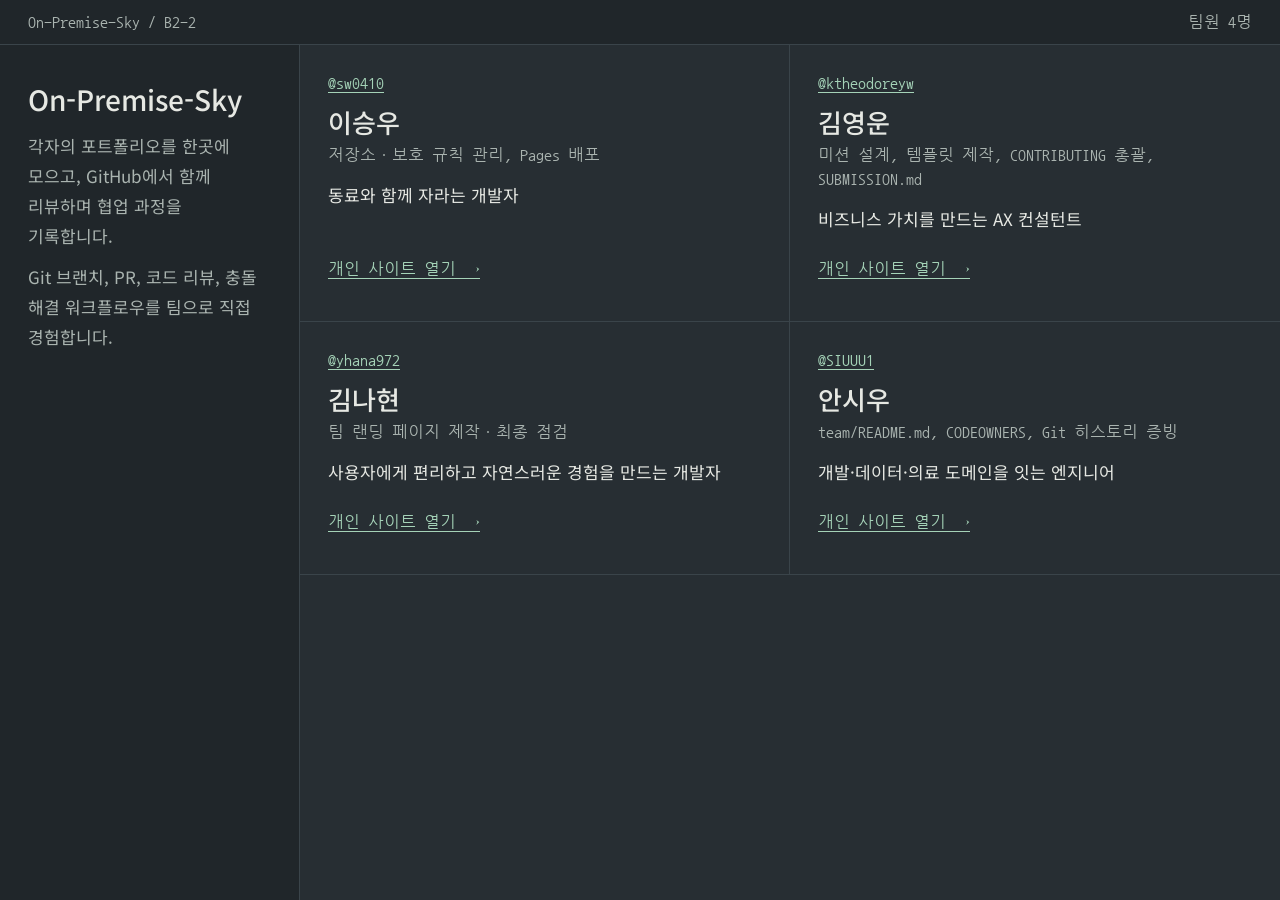
<file: src/index.html>
<!DOCTYPE html>
<!-- index.html: 페이지 구조. 모양은 style.css, 팀원 데이터는 data/members.json, 카드 렌더링은 js/render.js가 맡는다. -->
<html lang="ko">
<head>
  <meta charset="UTF-8">
  <meta name="viewport" content="width=device-width, initial-scale=1.0">
  <title>On-Premise-Sky 팀 소개</title>
  <meta name="description" content="각자의 포트폴리오를 한곳에 모으고, GitHub에서 함께 리뷰하며 협업 과정을 기록합니다.">
  <link rel="icon" href="data:,">
  <link rel="preconnect" href="https://fonts.googleapis.com">
  <link rel="preconnect" href="https://fonts.gstatic.com" crossorigin>
  <link rel="stylesheet" href="https://fonts.googleapis.com/css2?family=Nanum+Gothic+Coding&family=Noto+Sans+KR:wght@400;500&display=swap">
  <link rel="stylesheet" href="css/style.css">
  <script src="js/render.js" defer></script>
</head>
<body>

  <!-- 상단 줄: 저장소 경로와 팀원 수 -->
  <div class="top-bar">
    <span>On-Premise-Sky / B2-2</span>
    <span id="member-count"></span>
  </div>

  <main class="workspace">
    <!-- 팀 소개: 넓은 화면에서는 왼쪽 패널, 좁은 화면에서는 위쪽에 놓인다 -->
    <header class="team-intro">
      <h1>On-Premise-Sky</h1>
      <p>각자의 포트폴리오를 한곳에 모으고, GitHub에서 함께 리뷰하며 협업 과정을 기록합니다.</p>
      <p>Git 브랜치, PR, 코드 리뷰, 충돌 해결 워크플로우를 팀으로 직접 경험합니다.</p>
    </header>

    <!-- 팀원 카드: render.js가 data/members.json을 읽어 채운다 -->
    <section class="members" aria-labelledby="members-title">
      <h2 id="members-title" class="visually-hidden">팀원</h2>
      <ul id="member-list" class="member-list"></ul>
      <noscript><p class="noscript">팀원 카드를 보려면 JavaScript를 켜 주세요.</p></noscript>
    </section>
  </main>

</body>
</html>
</file>
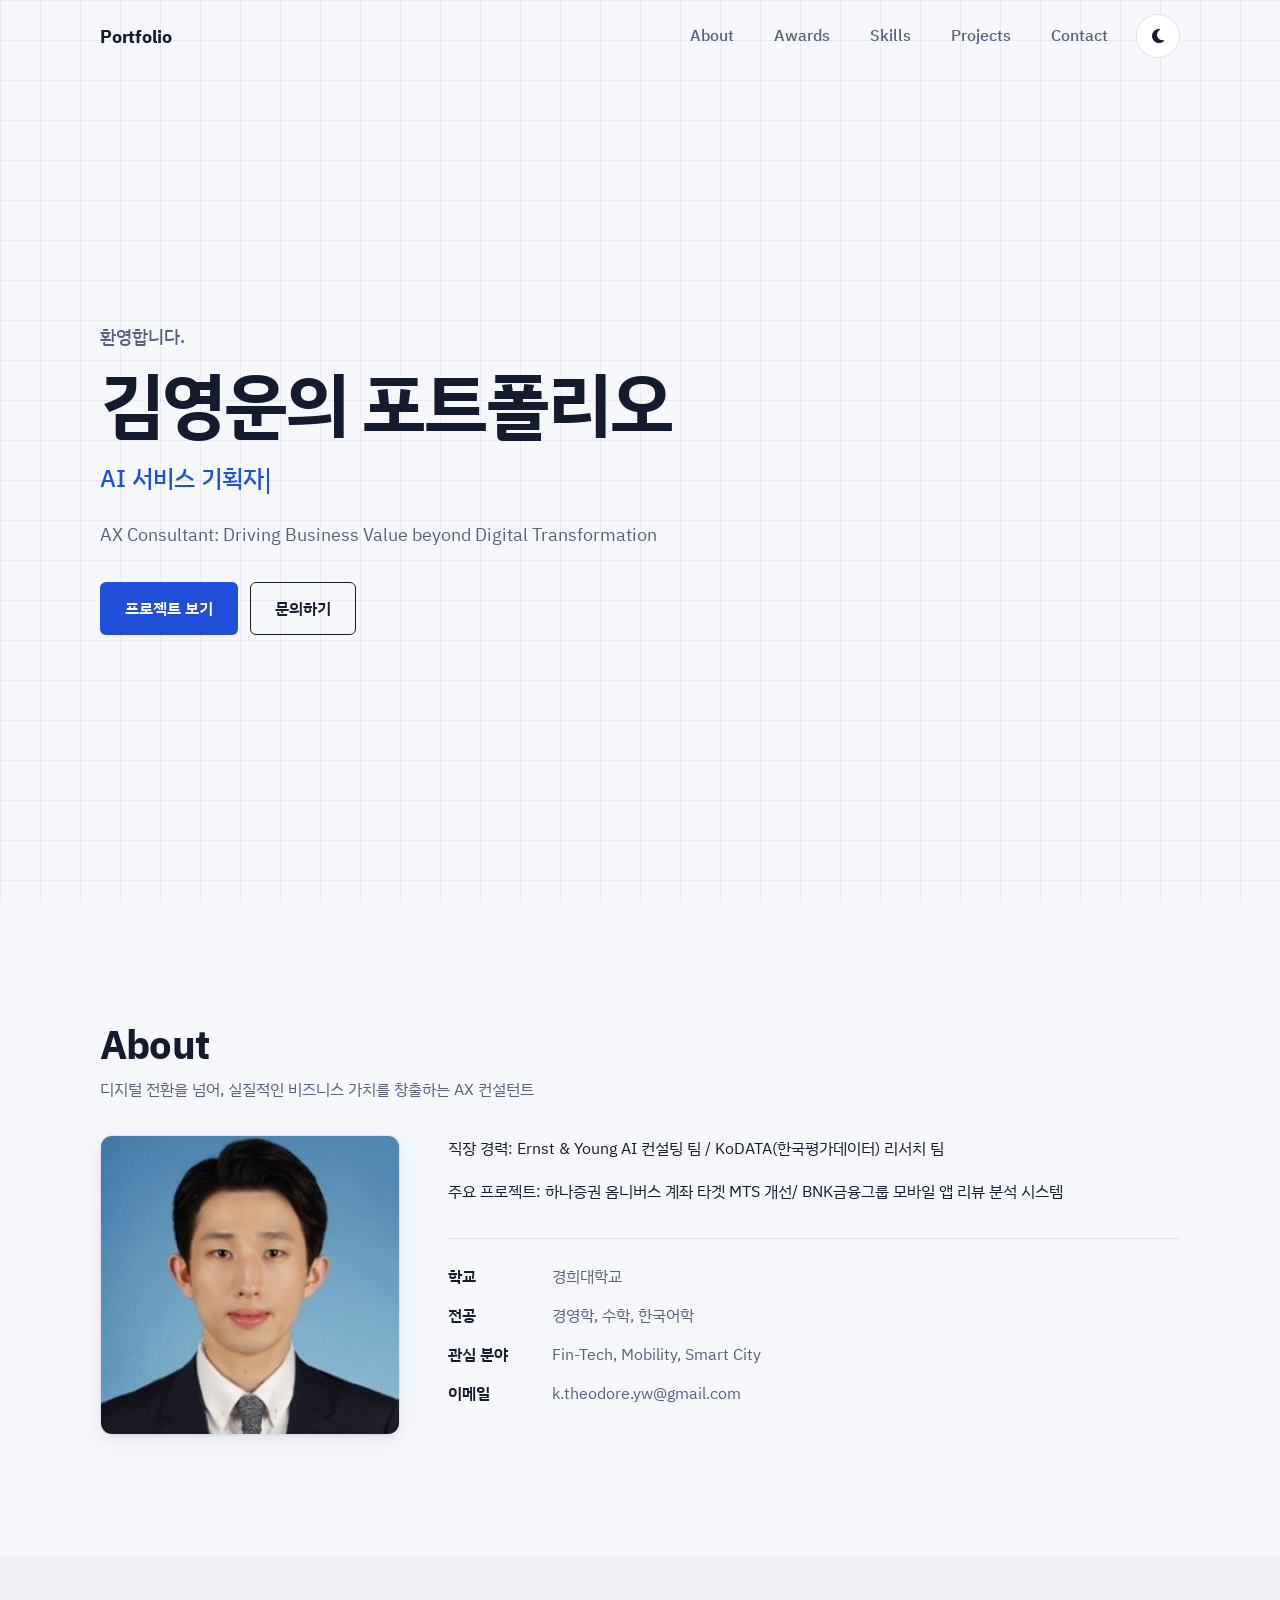
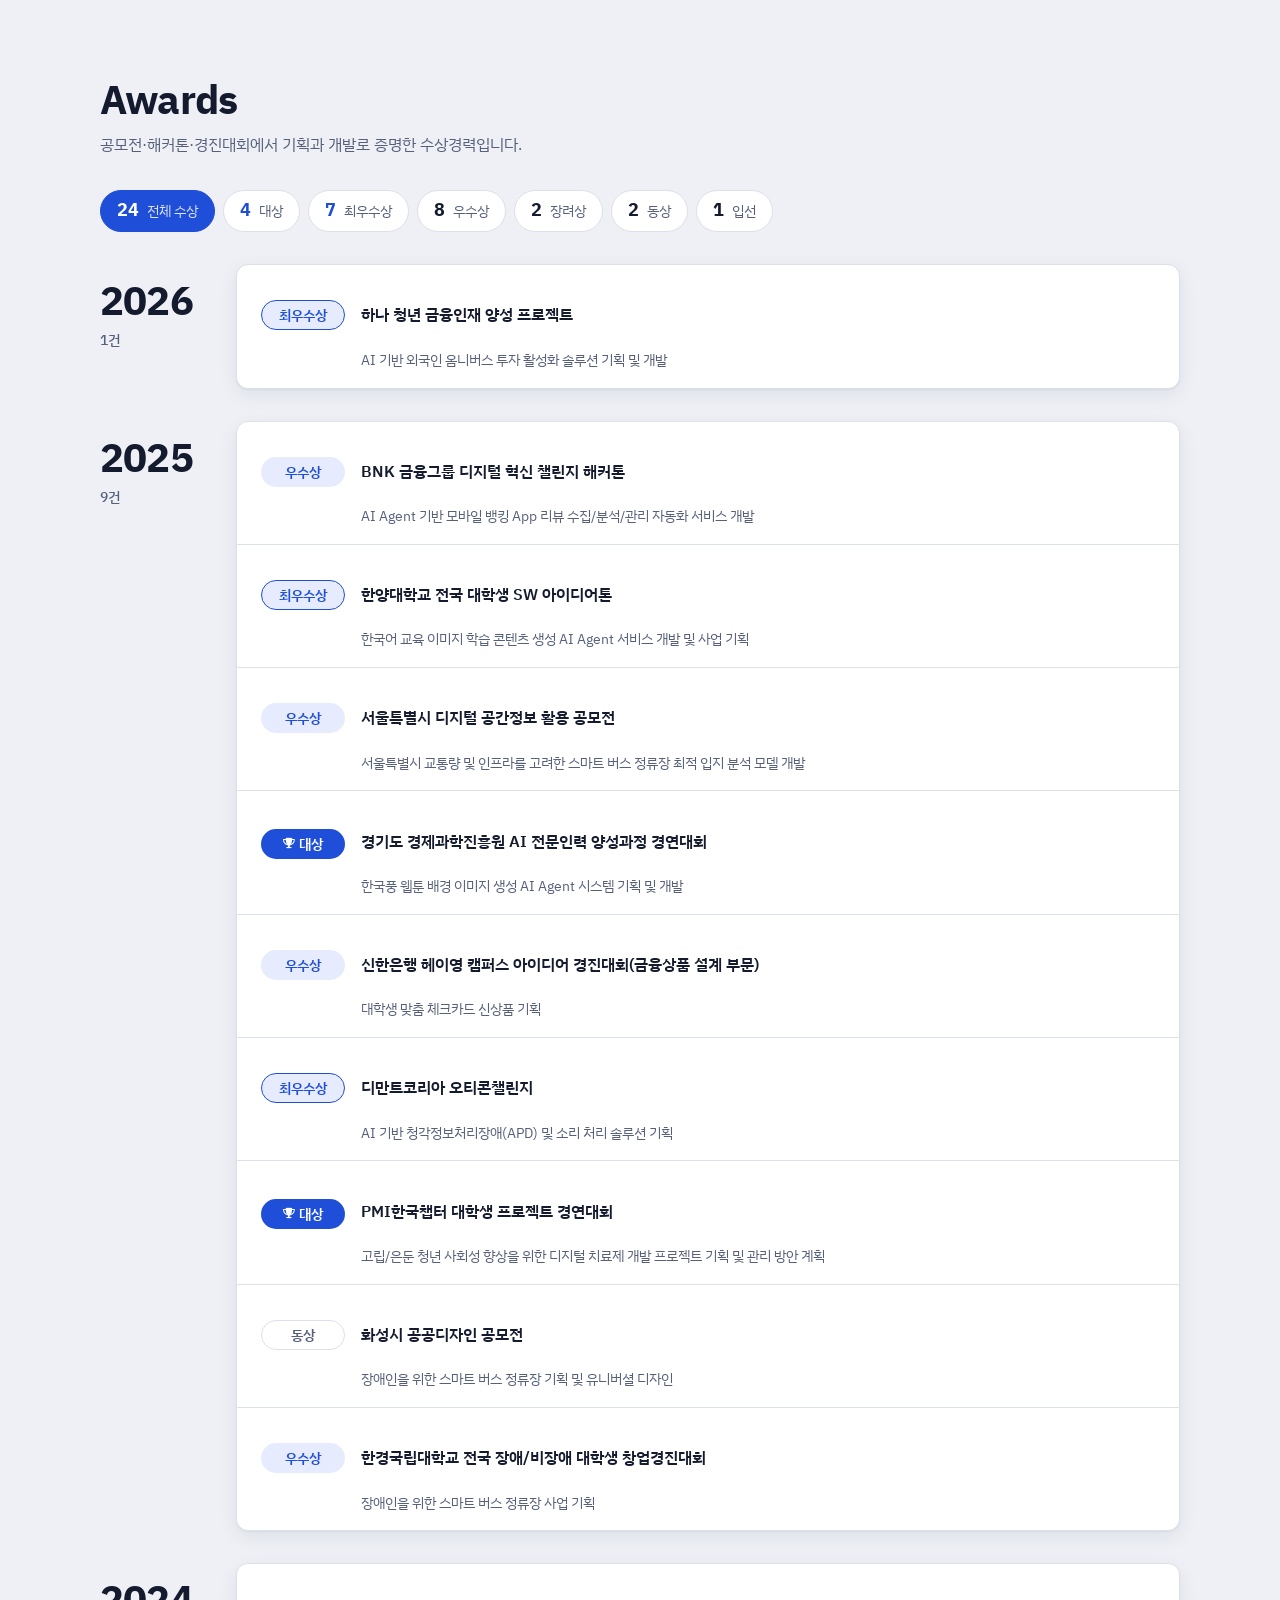
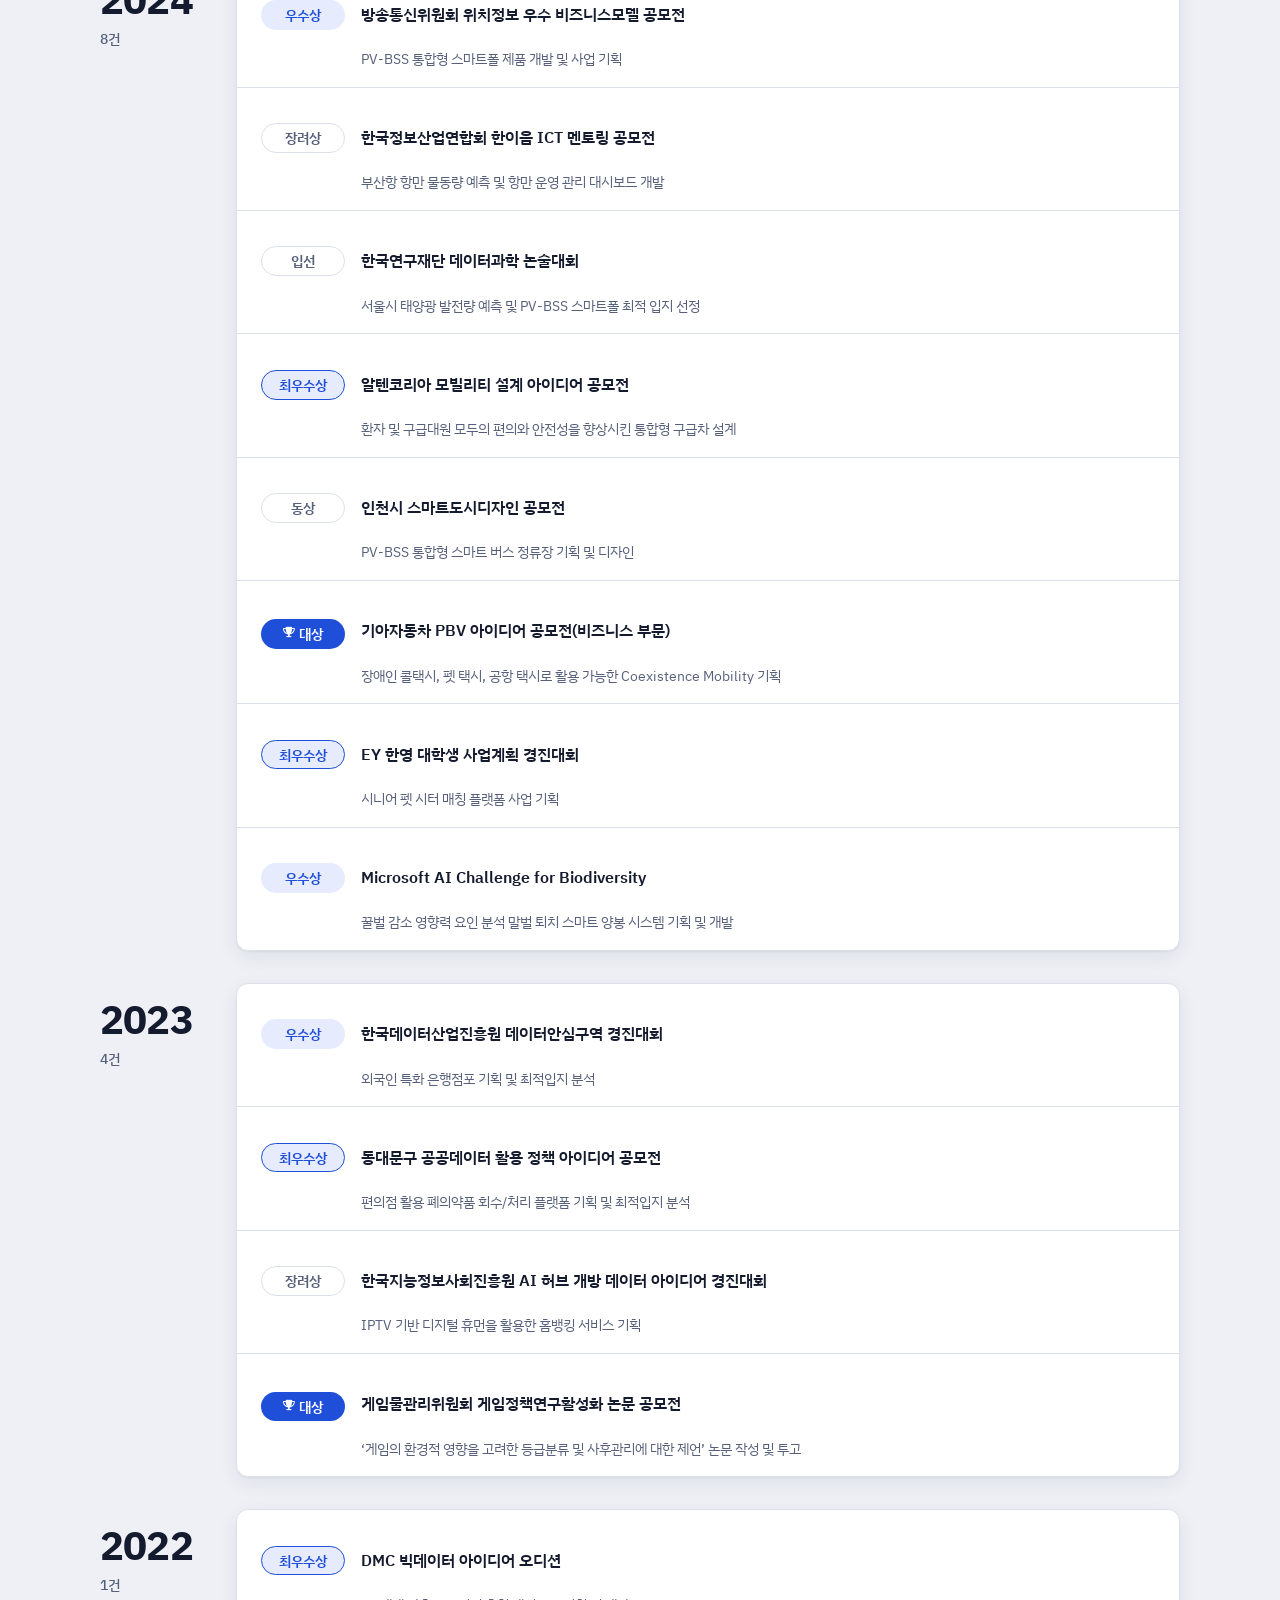
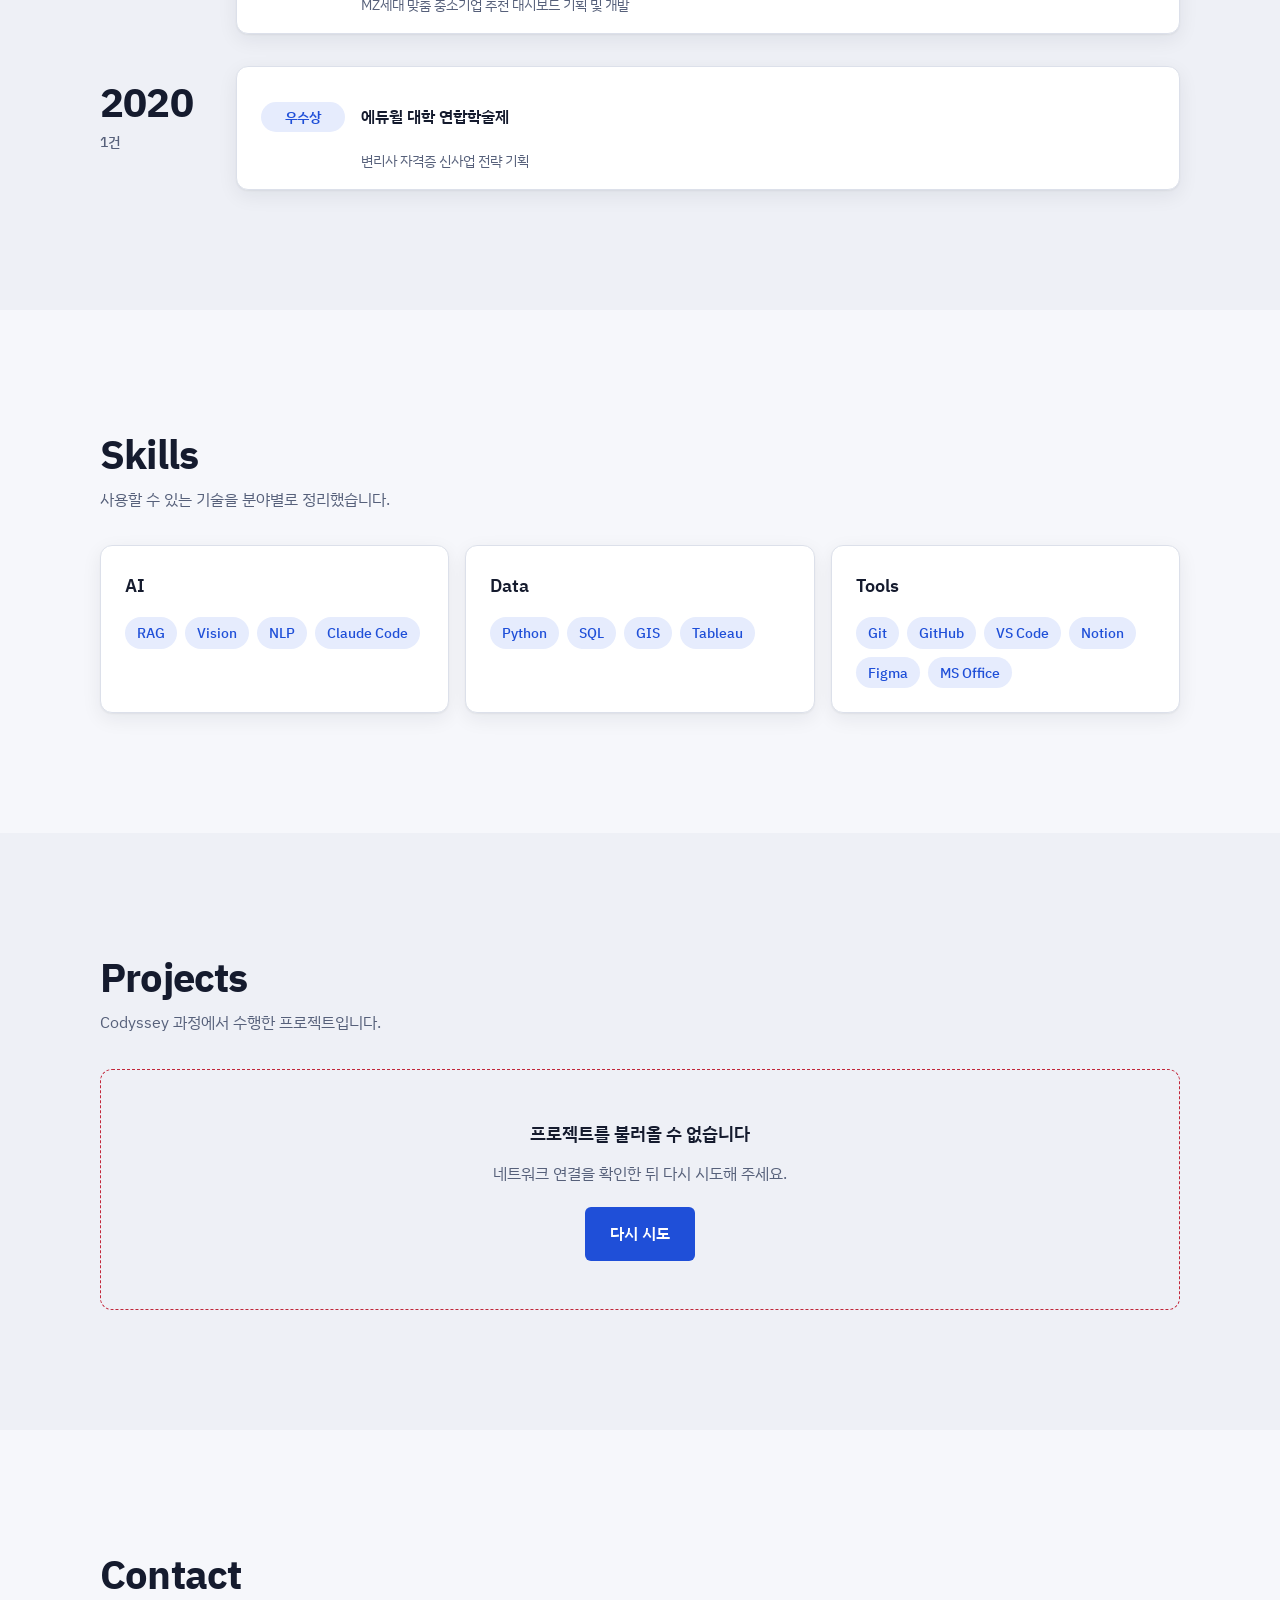
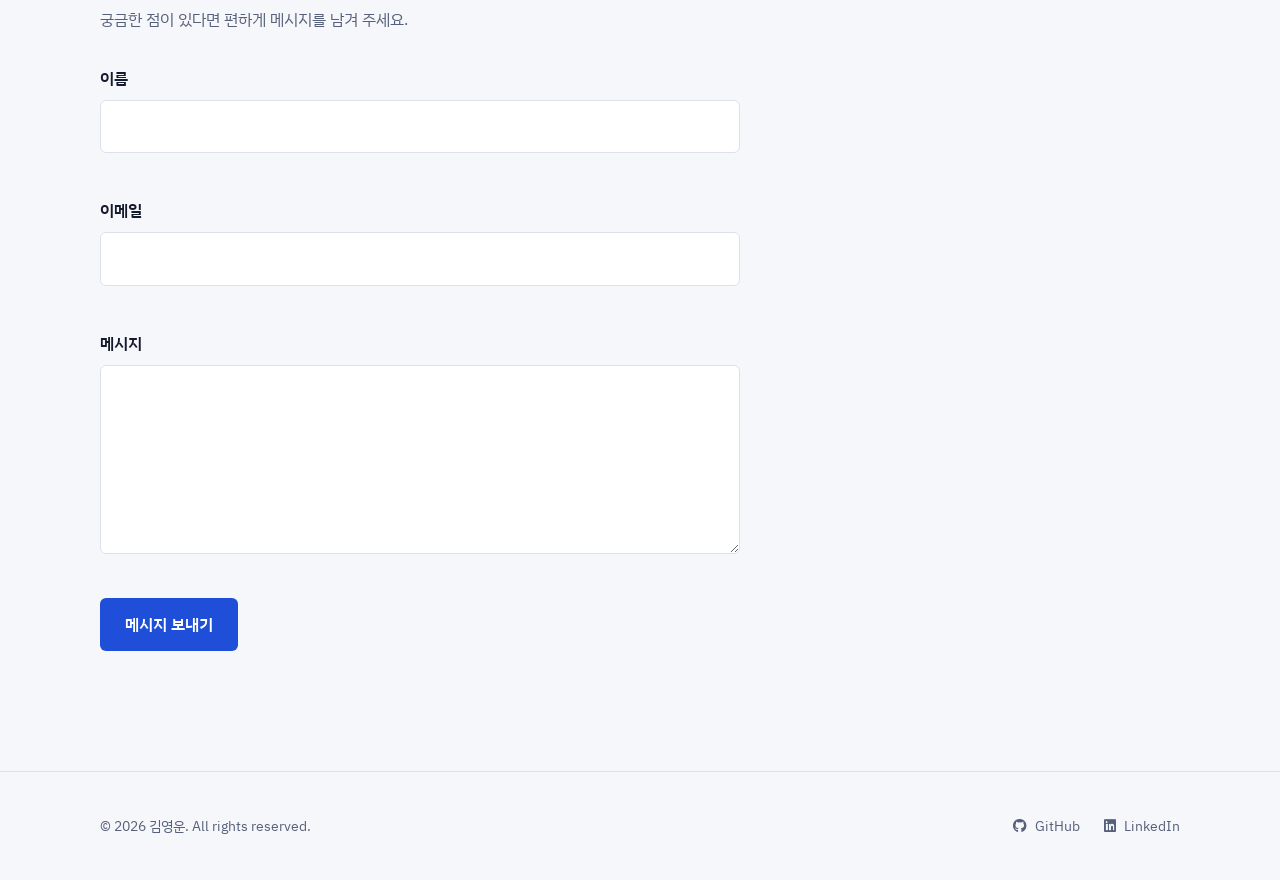
<file: team/ktheodoreyw/index.html>
<!DOCTYPE html>
<html lang="ko">
<head>
  <meta charset="UTF-8">
  <meta name="viewport" content="width=device-width, initial-scale=1.0">
  <!-- title / description 은 js/config.js 의 meta 값으로 덮어써집니다 -->
  <title>Portfolio</title>
  <meta name="description" content="포트폴리오 웹사이트">
  <link rel="icon" href="images/favicon.svg" type="image/svg+xml">

  <!-- 허용된 외부 리소스: 웹 폰트(Google Fonts), 아이콘(Font Awesome) -->
  <link rel="preconnect" href="https://fonts.googleapis.com">
  <link rel="preconnect" href="https://fonts.gstatic.com" crossorigin>
  <link rel="stylesheet" href="https://fonts.googleapis.com/css2?family=IBM+Plex+Sans+KR:wght@400;500;600;700&display=swap">
  <link rel="stylesheet" href="https://cdnjs.cloudflare.com/ajax/libs/font-awesome/6.5.1/css/all.min.css">

  <!-- 외부 스타일시트 -->
  <link rel="stylesheet" href="css/style.css">

  <!-- JavaScript: defer 로 연결 (HTML 파싱을 막지 않고, 작성 순서대로 실행됨)
       1) config.js : 사이트에 들어갈 "내용"만 모아둔 데이터 파일
       2) main.js   : 상태 관리 · 이벤트 · 렌더링 "로직" -->
  <script src="js/config.js" defer></script>
  <script src="js/main.js" defer></script>
</head>
<body>
  <a class="skip-link" href="#main">본문으로 바로가기</a>

  <!-- ===================== Header / Navigation ===================== -->
  <header class="site-header" id="site-header">
    <nav class="nav container" aria-label="주요 메뉴">
      <a class="nav__logo" href="#hero" id="nav-logo">Portfolio</a>

      <ul class="nav__menu" id="nav-menu">
        <li><a class="nav__link" href="#about">About</a></li>
        <li><a class="nav__link" href="#awards">Awards</a></li>
        <li><a class="nav__link" href="#skills">Skills</a></li>
        <li><a class="nav__link" href="#projects">Projects</a></li>
        <li><a class="nav__link" href="#contact">Contact</a></li>
      </ul>

      <div class="nav__actions">
        <button type="button" class="icon-btn" id="theme-toggle" aria-pressed="false" aria-label="다크 모드로 전환">
          <i class="fa-solid fa-moon" id="theme-icon" aria-hidden="true"></i>
        </button>
        <button type="button" class="hamburger" id="hamburger" aria-expanded="false" aria-controls="nav-menu" aria-label="메뉴 열기">
          <span class="hamburger__bar"></span>
          <span class="hamburger__bar"></span>
          <span class="hamburger__bar"></span>
        </button>
      </div>
    </nav>
  </header>

  <main id="main">
    <!-- ===================== Hero ===================== -->
    <section class="hero" id="hero" aria-labelledby="hero-title">
      <div class="container hero__inner">
        <p class="hero__greeting" id="hero-greeting">[인사말]</p>
        <h1 class="hero__title" id="hero-title">[이름 / 한 줄 소개]</h1>

        <!-- [BONUS 2] 타이핑 효과가 출력되는 자리.
             보너스를 끄면(config.features.typingEffect = false) hero.role 고정 문구가 표시됩니다. -->
        <p class="hero__typing">
          <span id="typing-text" aria-hidden="true">[역할 / 직무]</span><span class="typing-cursor" id="typing-cursor" aria-hidden="true"></span>
          <span class="visually-hidden" id="typing-fallback"></span>
        </p>

        <p class="hero__description" id="hero-description">[짧은 소개 문장]</p>

        <div class="hero__cta">
          <a class="btn btn--primary" href="#projects" id="hero-cta-primary">프로젝트 보기</a>
          <a class="btn btn--ghost" href="#contact" id="hero-cta-secondary">문의하기</a>
        </div>
      </div>
    </section>

    <!-- ===================== About ===================== -->
    <section class="section" id="about" aria-labelledby="about-title">
      <div class="container">
        <header class="section__header reveal">
          <h2 class="section__title" id="about-title">About</h2>
          <p class="section__lead" id="about-lead">[About 섹션 한 줄 설명]</p>
        </header>

        <div class="about reveal">
          <figure class="about__figure">
            <img class="about__image" id="about-image" src="images/profile.svg" alt="프로필 사진" width="400" height="400">
          </figure>
          <div class="about__body">
            <!-- 자기소개 문단: config.about.paragraphs -->
            <div class="about__text" id="about-text">
              <p>[자기소개 문단]</p>
            </div>
            <!-- 핵심 정보 목록: config.about.facts -->
            <dl class="about__facts" id="about-facts"></dl>
          </div>
        </div>
      </div>
    </section>

    <!-- ===================== Awards (수상경력) ===================== -->
    <section class="section section--alt" id="awards" aria-labelledby="awards-title">
      <div class="container">
        <header class="section__header reveal">
          <h2 class="section__title" id="awards-title">Awards</h2>
          <p class="section__lead" id="awards-lead">[Awards 섹션 한 줄 설명]</p>
        </header>

        <!-- 등급별 수상 건수 요약: config.awards.items 를 prize 기준으로 집계 -->
        <ul class="awards-summary reveal" id="awards-summary" aria-label="등급별 수상 건수"></ul>

        <!-- 연도별 수상 목록: config.awards.items 를 year 기준으로 묶어 주입 -->
        <div class="awards-timeline" id="awards-timeline"></div>
      </div>
    </section>

    <!-- ===================== Skills ===================== -->
    <section class="section" id="skills" aria-labelledby="skills-title">
      <div class="container">
        <header class="section__header reveal">
          <h2 class="section__title" id="skills-title">Skills</h2>
          <p class="section__lead" id="skills-lead">[Skills 섹션 한 줄 설명]</p>
        </header>

        <!-- 기술 스택 카드: config.skills 를 map 으로 <article> 로 변환해 주입 -->
        <div class="skills-grid" id="skills-grid"></div>
      </div>
    </section>

    <!-- ===================== Projects (GitHub API) ===================== -->
    <section class="section section--alt" id="projects" aria-labelledby="projects-title">
      <div class="container">
        <header class="section__header reveal">
          <h2 class="section__title" id="projects-title">Projects</h2>
          <p class="section__lead" id="projects-lead">[Projects 섹션 한 줄 설명]</p>
        </header>

        <!-- [BONUS 1] 언어별 필터 버튼이 주입되는 자리 -->
        <div class="filters" id="project-filters" role="group" aria-label="언어별 프로젝트 필터"></div>

        <!-- 로딩 / 성공 / 에러 / 빈 상태가 이 영역에 렌더링됩니다 -->
        <div class="projects-view" id="projects-view" aria-live="polite" aria-busy="false"></div>
      </div>
    </section>

    <!-- ===================== Contact ===================== -->
    <section class="section" id="contact" aria-labelledby="contact-title">
      <div class="container">
        <header class="section__header reveal">
          <h2 class="section__title" id="contact-title">Contact</h2>
          <p class="section__lead" id="contact-lead">[Contact 섹션 한 줄 설명]</p>
        </header>

        <!-- novalidate: 브라우저 기본 말풍선 대신 직접 만든 유효성 검사 UI를 사용 -->
        <form class="contact-form reveal" id="contact-form" novalidate>
          <div class="form-field">
            <label class="form-label" for="name">이름</label>
            <input class="form-input" type="text" id="name" name="name" autocomplete="name" required aria-describedby="name-error">
            <p class="field-error" id="name-error" aria-live="polite"></p>
          </div>

          <div class="form-field">
            <label class="form-label" for="email">이메일</label>
            <input class="form-input" type="email" id="email" name="email" autocomplete="email" required aria-describedby="email-error">
            <p class="field-error" id="email-error" aria-live="polite"></p>
          </div>

          <div class="form-field">
            <label class="form-label" for="message">메시지</label>
            <textarea class="form-input form-input--textarea" id="message" name="message" rows="6" required aria-describedby="message-error"></textarea>
            <p class="field-error" id="message-error" aria-live="polite"></p>
          </div>

          <div class="form-actions">
            <button type="submit" class="btn btn--primary" id="submit-btn">메시지 보내기</button>
            <p class="form-status" id="form-status" role="status"></p>
          </div>
        </form>
      </div>
    </section>
  </main>

  <!-- ===================== Footer ===================== -->
  <footer class="site-footer">
    <div class="container site-footer__inner">
      <p class="site-footer__copy">&copy; <span id="footer-year">2026</span> <span id="footer-name">[이름]</span>. All rights reserved.</p>
      <!-- 소셜 링크: config.footer.socialLinks -->
      <ul class="social-links" id="social-links"></ul>
    </div>
  </footer>

  <!-- 스크롤 탑 버튼 -->
  <button type="button" class="scroll-top" id="scroll-top" aria-label="맨 위로 이동">
    <i class="fa-solid fa-arrow-up" aria-hidden="true"></i>
  </button>
</body>
</html>
</file>
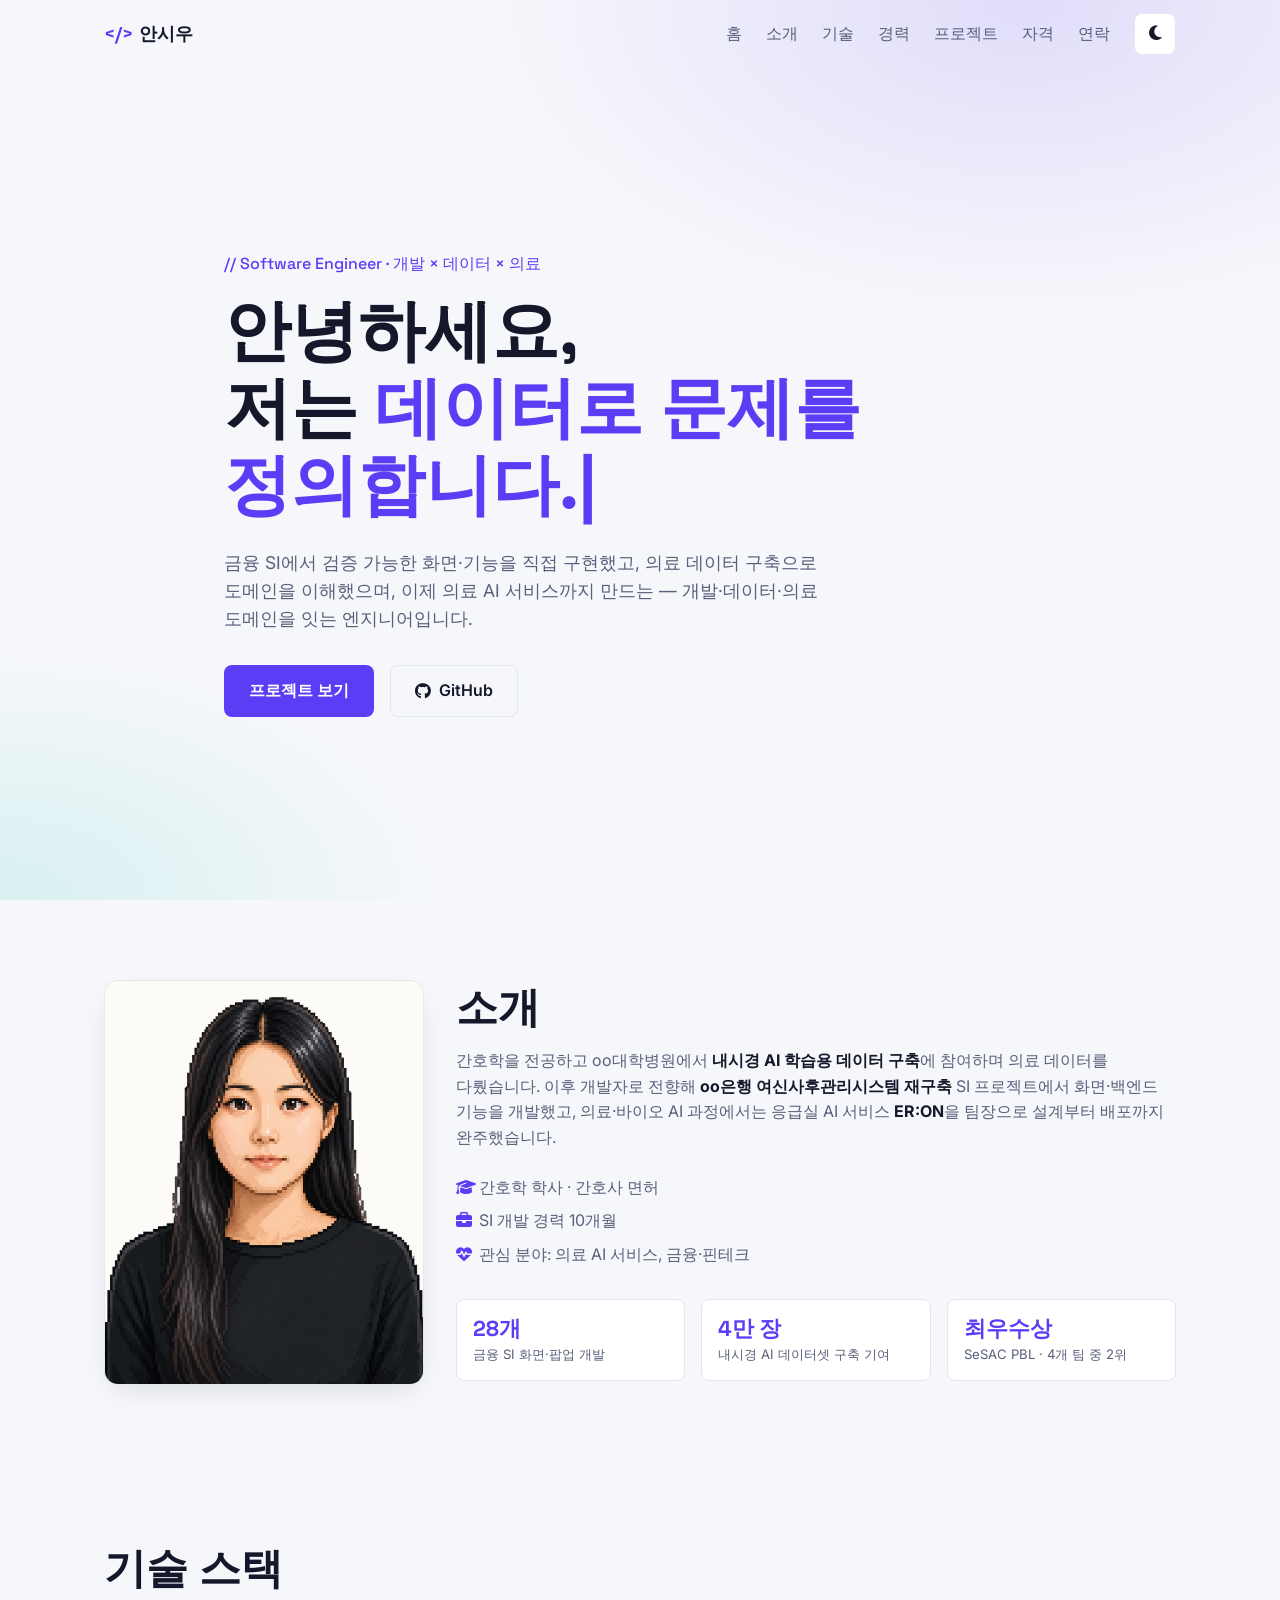
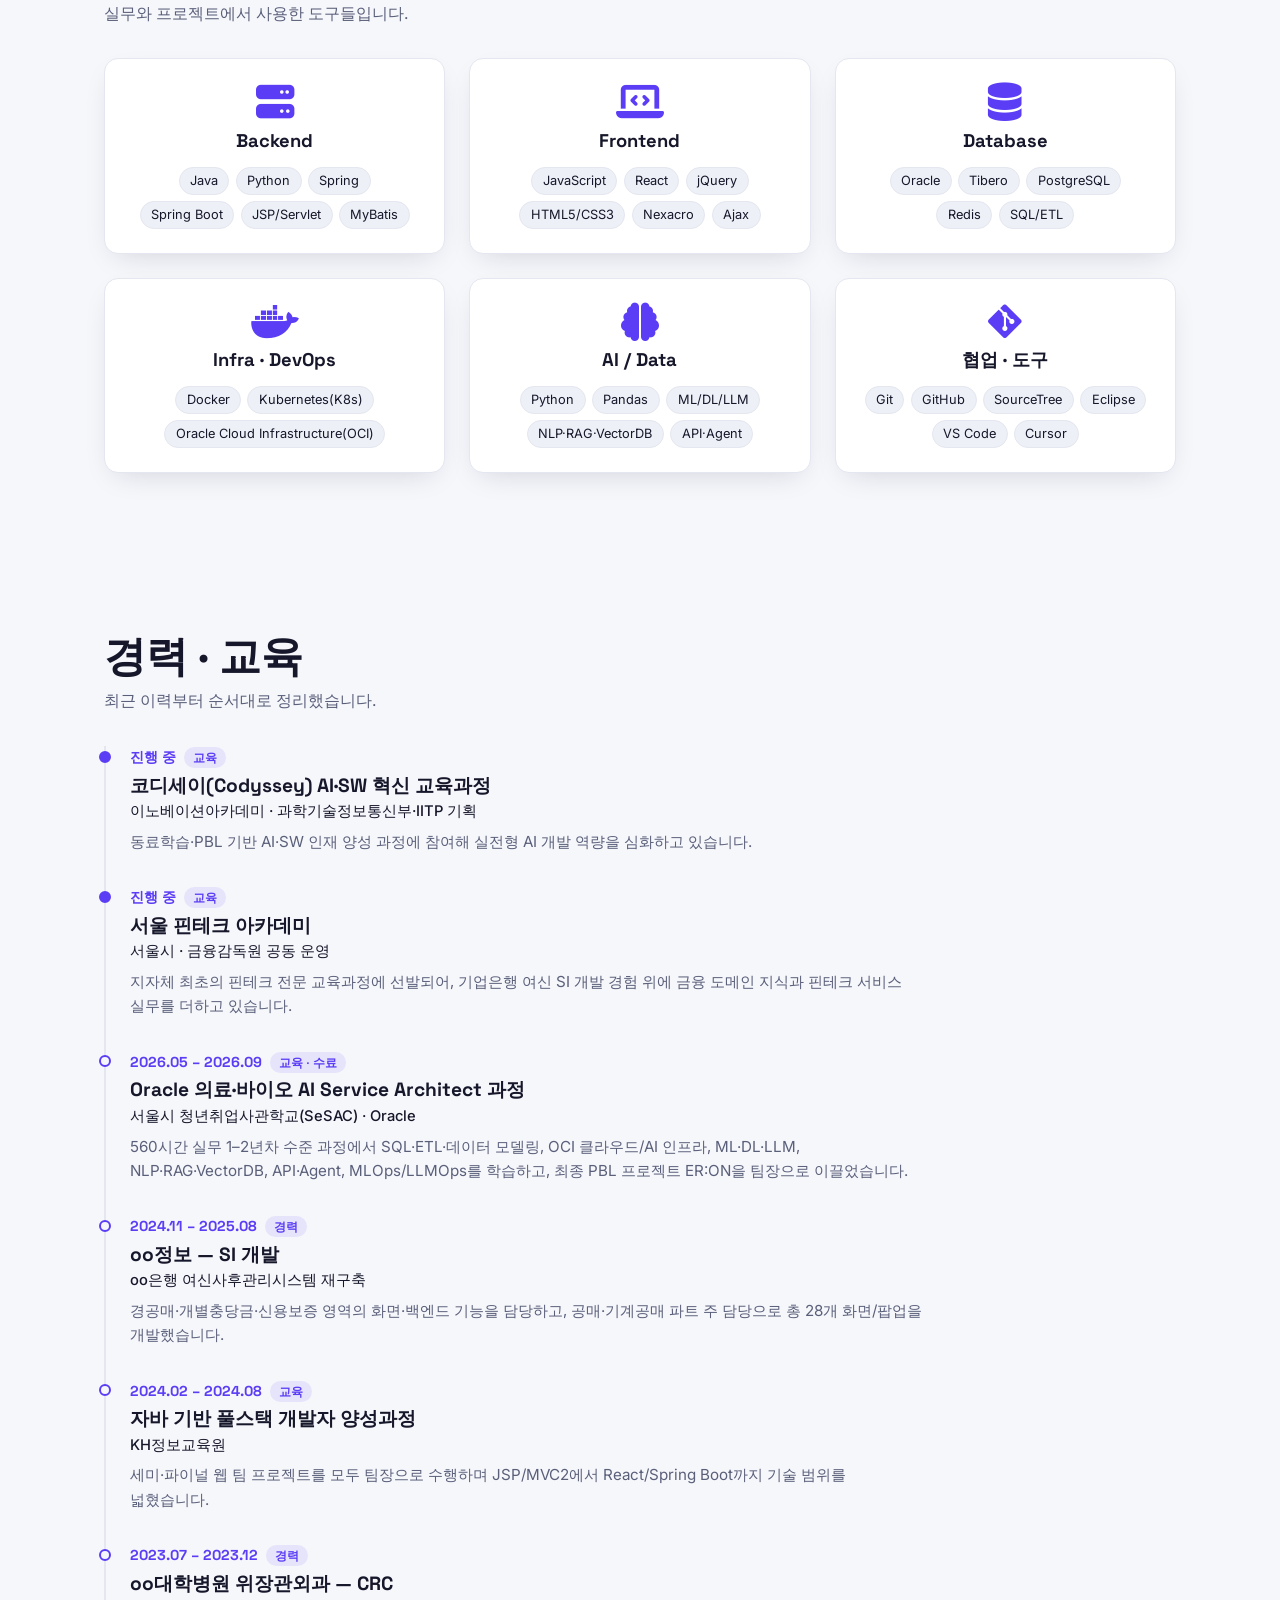
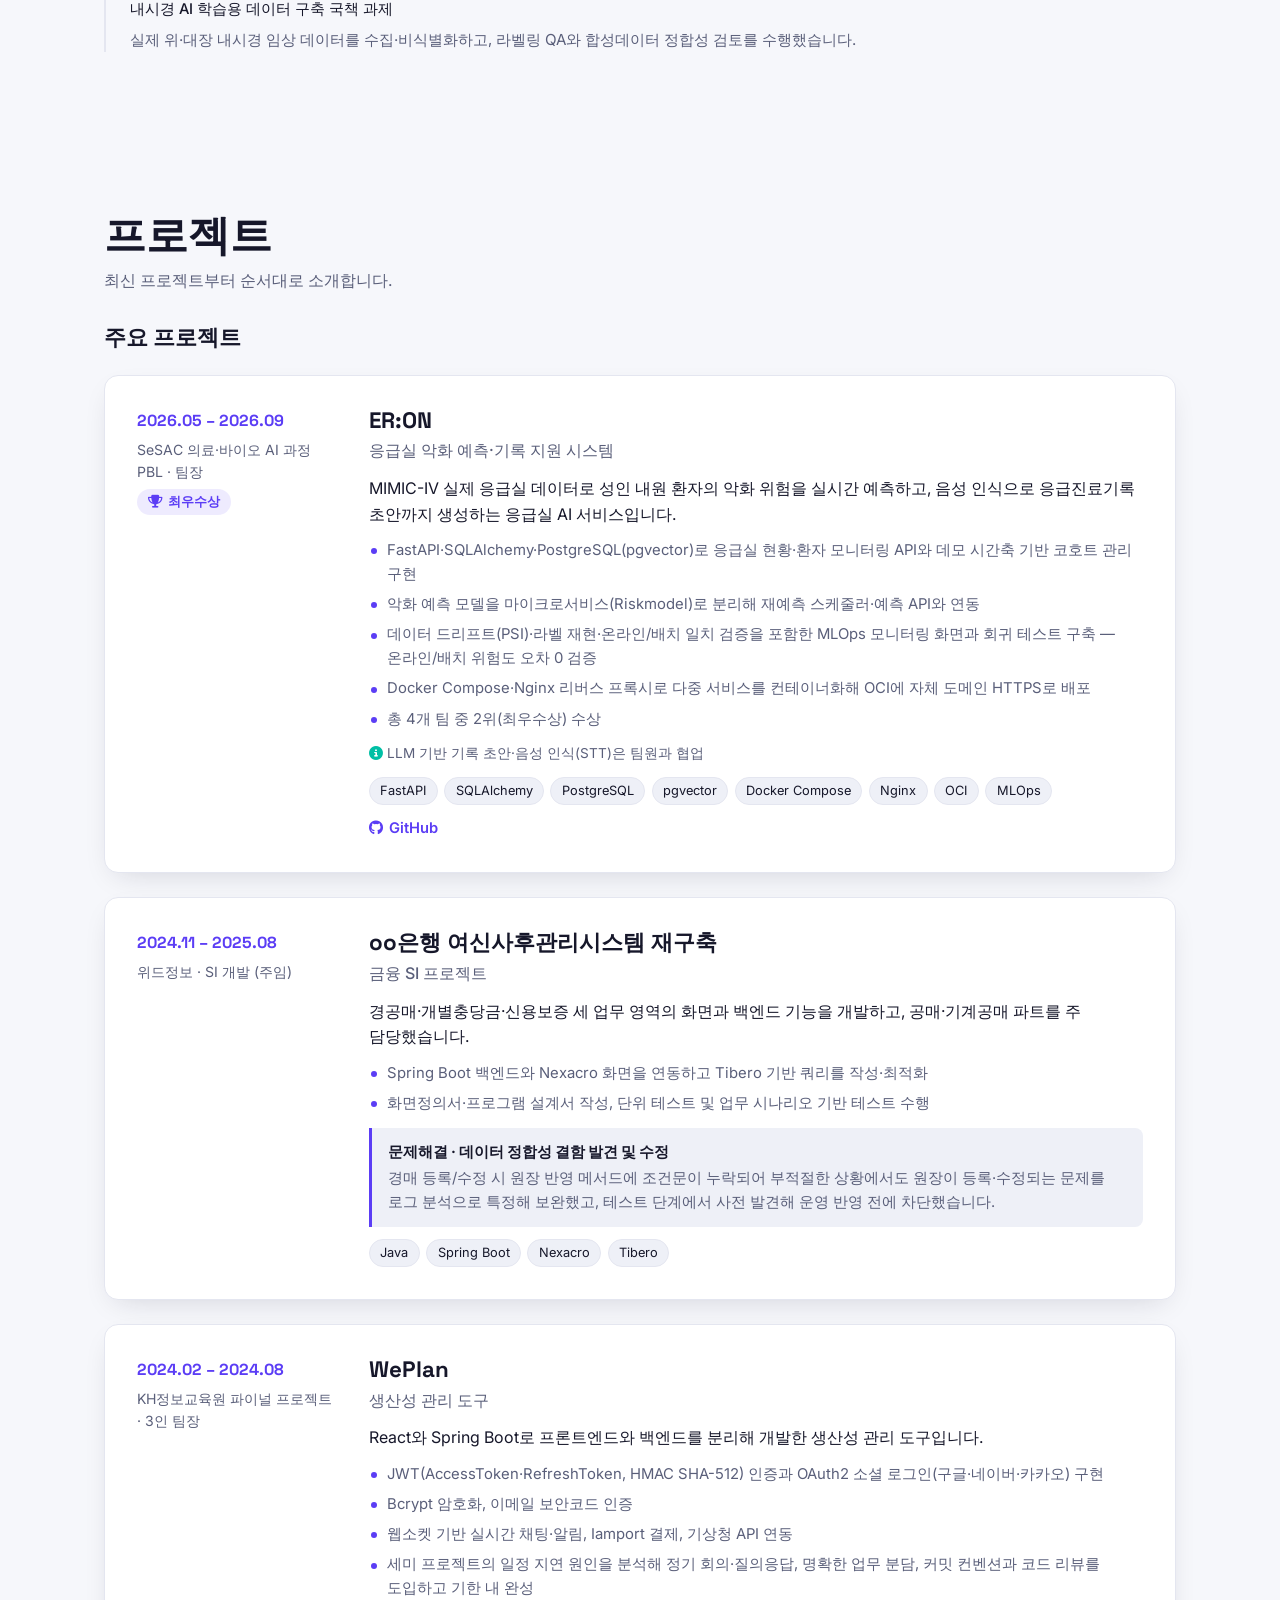
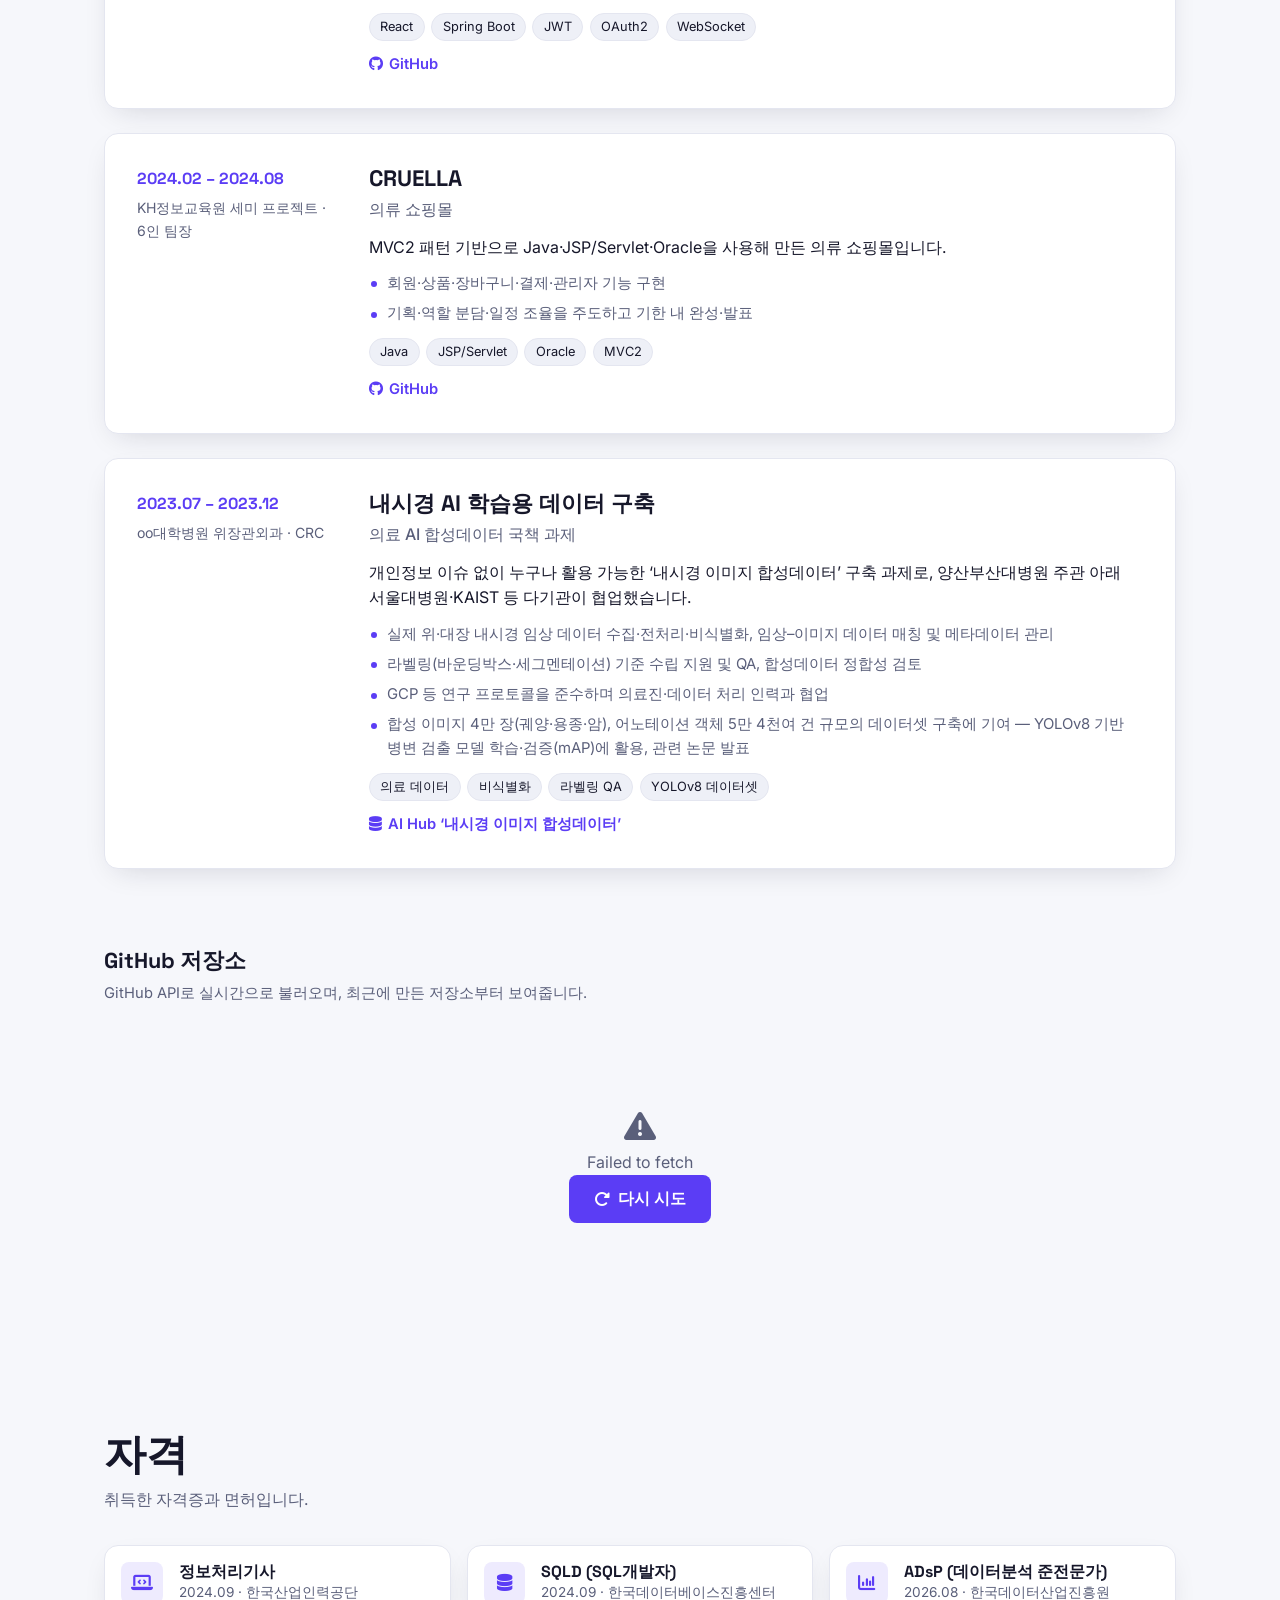
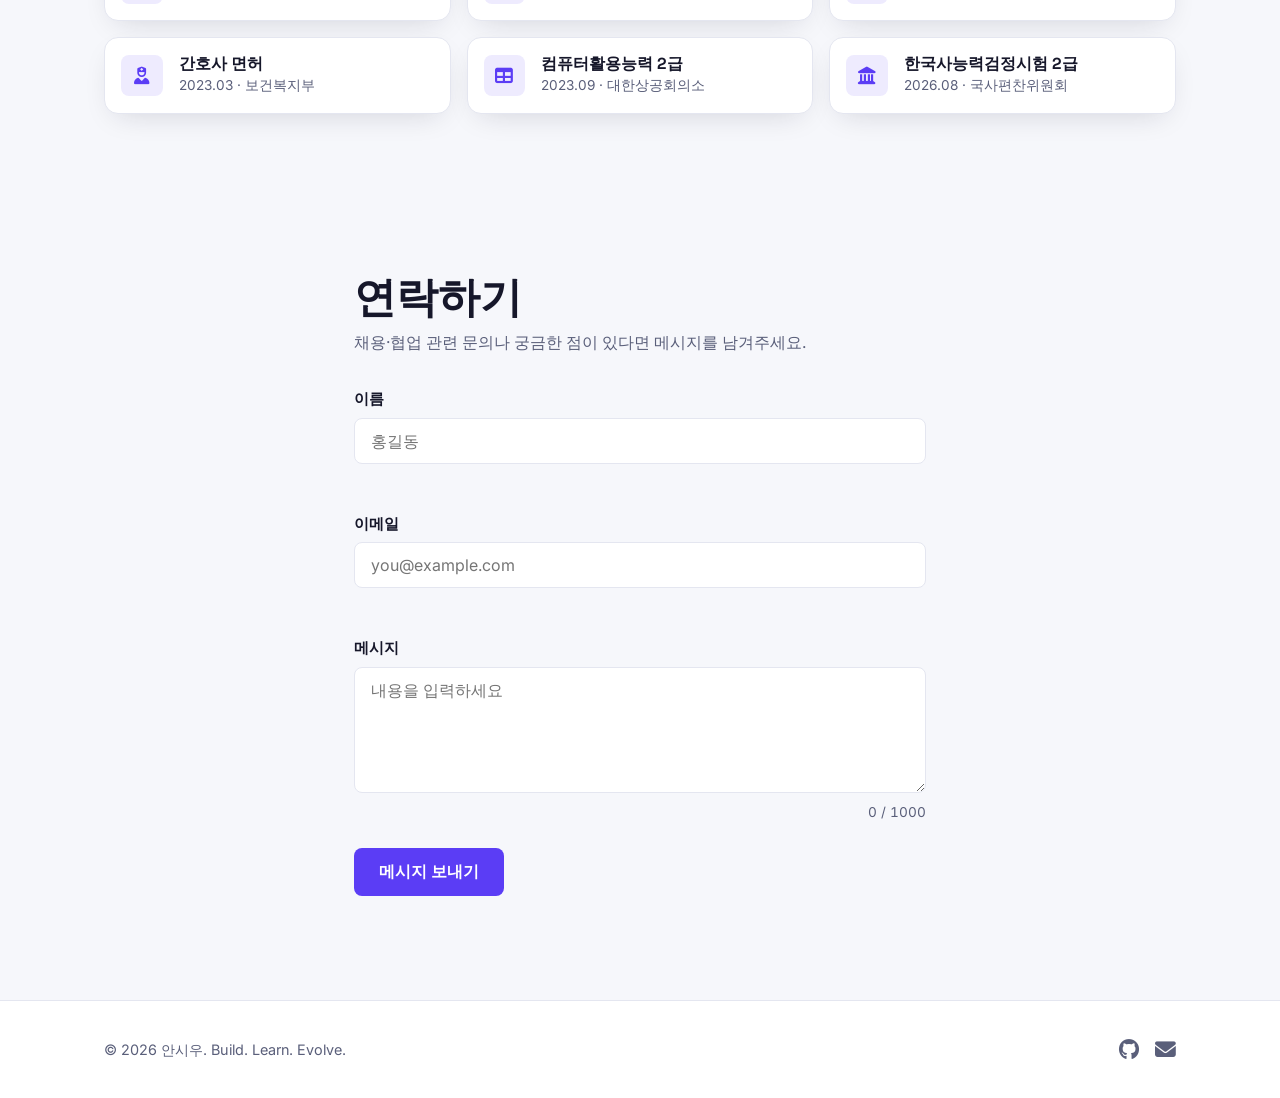
<file: team/SIUUU1/index.html>
<!DOCTYPE html>
<!--
  data-theme 속성으로 라이트/다크 모드를 제어합니다.
  기본값은 light이며, JS(main.js)가 로컬스토리지/시스템 설정을 읽어 초기값을 다시 설정합니다.
-->
<html lang="ko" data-theme="light">
<head>
  <meta charset="UTF-8" />
  <meta name="viewport" content="width=device-width, initial-scale=1.0" />
  <meta name="description" content="개발·데이터·의료 도메인을 잇는 소프트웨어 엔지니어 안시우의 포트폴리오. 금융 SI 개발, 의료 데이터 구축, 의료 AI 서비스 프로젝트를 소개합니다." />
  <title>안시우 — 소프트웨어 엔지니어 포트폴리오</title>

  <link rel="icon" type="image/svg+xml" href="images/favicon.svg" />
  <link rel="preconnect" href="https://fonts.googleapis.com" />
  <link rel="preconnect" href="https://fonts.gstatic.com" crossorigin />
  <link
    href="https://fonts.googleapis.com/css2?family=Inter:wght@400;500;600;700&family=Space+Grotesk:wght@500;700&display=swap"
    rel="stylesheet"
  />
  <link
    rel="stylesheet"
    href="https://cdnjs.cloudflare.com/ajax/libs/font-awesome/6.5.2/css/all.min.css"
    referrerpolicy="no-referrer"
  />

  <!-- 외부 스타일시트 연결 -->
  <link rel="stylesheet" href="css/style.css" />

  <!-- defer 속성으로 JavaScript 연결 (HTML 파싱을 막지 않음) -->
  <script src="js/main.js" defer></script>
</head>

<body>
  <!-- ===================== 헤더 / 네비게이션 ===================== -->
  <header class="header" id="header">
    <nav class="nav container" aria-label="주 메뉴">
      <!-- 로고 (왼쪽) -->
      <a href="#hero" class="nav__logo">
        <span class="nav__logo-mark">&lt;/&gt;</span> 안시우
      </a>

      <!-- 데스크톱 메뉴 + 모바일 슬라이드 메뉴 (오른쪽) -->
      <div class="nav__menu" id="navMenu">
        <ul class="nav__list">
          <li><a href="#hero" class="nav__link">홈</a></li>
          <li><a href="#about" class="nav__link">소개</a></li>
          <li><a href="#skills" class="nav__link">기술</a></li>
          <li><a href="#experience" class="nav__link">경력</a></li>
          <li><a href="#projects" class="nav__link">프로젝트</a></li>
          <li><a href="#certs" class="nav__link">자격</a></li>
          <li><a href="#contact" class="nav__link">연락</a></li>
        </ul>
      </div>

      <div class="nav__actions">
        <!-- 다크 모드 토글 버튼 -->
        <button class="icon-btn" id="themeToggle" type="button" aria-label="다크 모드로 전환">
          <i class="fa-solid fa-moon" aria-hidden="true"></i>
        </button>

        <!-- 햄버거 버튼 (모바일에서만 노출) -->
        <button class="icon-btn nav__toggle" id="navToggle" type="button" aria-label="메뉴 열기" aria-expanded="false" aria-controls="navMenu">
          <span class="nav__toggle-bar"></span>
          <span class="nav__toggle-bar"></span>
          <span class="nav__toggle-bar"></span>
        </button>
      </div>
    </nav>
  </header>

  <main>
    <!-- ===================== HERO ===================== -->
    <section class="hero" id="hero">
      <div class="container hero__inner">
        <p class="hero__eyebrow">// Software Engineer · 개발 × 데이터 × 의료</p>
        <h1 class="hero__title">
          안녕하세요,<br />
          저는 <span class="hero__typed" id="typed" aria-live="polite"></span><span class="hero__cursor" aria-hidden="true">|</span>
        </h1>
        <p class="hero__lead">
          금융 SI에서 검증 가능한 화면·기능을 직접 구현했고, 의료 데이터 구축으로 도메인을 이해했으며,
          이제 의료 AI 서비스까지 만드는 — 개발·데이터·의료 도메인을 잇는 엔지니어입니다.
        </p>
        <div class="hero__actions">
          <a href="#projects" class="btn btn--primary">프로젝트 보기</a>
          <a href="https://github.com/SIUUU1" class="btn btn--ghost" target="_blank" rel="noopener">
            <i class="fa-brands fa-github" aria-hidden="true"></i> GitHub
          </a>
        </div>
      </div>
    </section>

    <!-- ===================== ABOUT ===================== -->
    <section class="section about" id="about">
      <div class="container about__inner reveal">
        <div class="about__media">
          <img
            src="images/profile_image.png"
            alt="안시우 프로필 이미지"
            class="about__photo"
            width="320"
            height="406"
          />
        </div>
        <div class="about__body">
          <h2 class="section__title">소개</h2>
          <p class="about__text">
            간호학을 전공하고 oo대학병원에서 <strong>내시경 AI 학습용 데이터 구축</strong>에 참여하며
            의료 데이터를 다뤘습니다. 이후 개발자로 전향해 <strong>oo은행 여신사후관리시스템 재구축</strong>
            SI 프로젝트에서 화면·백엔드 기능을 개발했고, 의료·바이오 AI 과정에서는 응급실 AI 서비스
            <strong>ER:ON</strong>을 팀장으로 설계부터 배포까지 완주했습니다.
          </p>
          <ul class="about__facts">
            <li><i class="fa-solid fa-graduation-cap" aria-hidden="true"></i> 간호학 학사 · 간호사 면허</li>
            <li><i class="fa-solid fa-briefcase" aria-hidden="true"></i> SI 개발 경력 10개월 </li>
            <li><i class="fa-solid fa-heart-pulse" aria-hidden="true"></i> 관심 분야: 의료 AI 서비스, 금융·핀테크</li>
          </ul>
          <ul class="about__stats">
            <li class="stat">
              <strong class="stat__value">28개</strong>
              <span class="stat__label">금융 SI 화면·팝업 개발</span>
            </li>
            <li class="stat">
              <strong class="stat__value">4만 장</strong>
              <span class="stat__label">내시경 AI 데이터셋 구축 기여</span>
            </li>
            <li class="stat">
              <strong class="stat__value">최우수상</strong>
              <span class="stat__label">SeSAC PBL · 4개 팀 중 2위</span>
            </li>
          </ul>
        </div>
      </div>
    </section>

    <!-- ===================== SKILLS ===================== -->
    <section class="section skills" id="skills">
      <div class="container">
        <h2 class="section__title reveal">기술 스택</h2>
        <p class="section__subtitle reveal">실무와 프로젝트에서 사용한 도구들입니다.</p>
        <ul class="skills__grid">
          <li class="skill-card reveal">
            <i class="fa-solid fa-server skill-card__icon" aria-hidden="true"></i>
            <h3 class="skill-card__name">Backend</h3>
            <ul class="tag-list tag-list--center">
              <li>Java</li><li>Python</li><li>Spring</li><li>Spring Boot</li><li>JSP/Servlet</li><li>MyBatis</li>
            </ul>
          </li>
          <li class="skill-card reveal">
            <i class="fa-solid fa-laptop-code skill-card__icon" aria-hidden="true"></i>
            <h3 class="skill-card__name">Frontend</h3>
            <ul class="tag-list tag-list--center">
              <li>JavaScript</li><li>React</li><li>jQuery</li><li>HTML5/CSS3</li><li>Nexacro</li><li>Ajax</li>
            </ul>
          </li>
          <li class="skill-card reveal">
            <i class="fa-solid fa-database skill-card__icon" aria-hidden="true"></i>
            <h3 class="skill-card__name">Database</h3>
            <ul class="tag-list tag-list--center">
              <li>Oracle</li><li>Tibero</li><li>PostgreSQL</li><li>Redis</li><li>SQL/ETL</li>
            </ul>
          </li>
          <li class="skill-card reveal">
            <i class="fa-brands fa-docker skill-card__icon" aria-hidden="true"></i>
            <h3 class="skill-card__name">Infra · DevOps</h3>
            <ul class="tag-list tag-list--center">
              <li>Docker</li><li>Kubernetes(K8s)</li><li>Oracle Cloud Infrastructure(OCI)</li>
            </ul>
          </li>
          <li class="skill-card reveal">
            <i class="fa-solid fa-brain skill-card__icon" aria-hidden="true"></i>
            <h3 class="skill-card__name">AI / Data</h3>
            <ul class="tag-list tag-list--center">
              <li>Python</li><li>Pandas</li><li>ML/DL/LLM</li><li>NLP·RAG·VectorDB</li><li>API·Agent</li>
            </ul>
          </li>
          <li class="skill-card reveal">
            <i class="fa-brands fa-git-alt skill-card__icon" aria-hidden="true"></i>
            <h3 class="skill-card__name">협업 · 도구</h3>
            <ul class="tag-list tag-list--center">
              <li>Git</li><li>GitHub</li><li>SourceTree</li><li>Eclipse</li><li>VS Code</li><li>Cursor</li>
            </ul>
          </li>
        </ul>
      </div>
    </section>

    <!-- ===================== EXPERIENCE (경력 · 교육, 최신순) ===================== -->
    <section class="section experience" id="experience">
      <div class="container">
        <h2 class="section__title reveal">경력 · 교육</h2>
        <p class="section__subtitle reveal">최근 이력부터 순서대로 정리했습니다.</p>
        <ol class="timeline">
          <li class="timeline__item is-current reveal">
            <div class="timeline__meta">
              <span class="timeline__period">진행 중</span>
              <span class="timeline__kind">교육</span>
            </div>
            <h3 class="timeline__title">코디세이(Codyssey) AI·SW 혁신 교육과정</h3>
            <p class="timeline__org">이노베이션아카데미 · 과학기술정보통신부·IITP 기획</p>
            <p class="timeline__desc">동료학습·PBL 기반 AI·SW 인재 양성 과정에 참여해 실전형 AI 개발 역량을 심화하고 있습니다.</p>
          </li>
          <li class="timeline__item is-current reveal">
            <div class="timeline__meta">
              <span class="timeline__period">진행 중</span>
              <span class="timeline__kind">교육</span>
            </div>
            <h3 class="timeline__title">서울 핀테크 아카데미</h3>
            <p class="timeline__org">서울시 · 금융감독원 공동 운영</p>
            <p class="timeline__desc">지자체 최초의 핀테크 전문 교육과정에 선발되어, 기업은행 여신 SI 개발 경험 위에 금융 도메인 지식과 핀테크 서비스 실무를 더하고 있습니다.</p>
          </li>
          <li class="timeline__item reveal">
            <div class="timeline__meta">
              <span class="timeline__period">2026.05 – 2026.09</span>
              <span class="timeline__kind">교육 · 수료</span>
            </div>
            <h3 class="timeline__title">Oracle 의료·바이오 AI Service Architect 과정</h3>
            <p class="timeline__org">서울시 청년취업사관학교(SeSAC) · Oracle</p>
            <p class="timeline__desc">560시간 실무 1–2년차 수준 과정에서 SQL·ETL·데이터 모델링, OCI 클라우드/AI 인프라, ML·DL·LLM, NLP·RAG·VectorDB, API·Agent, MLOps/LLMOps를 학습하고, 최종 PBL 프로젝트 ER:ON을 팀장으로 이끌었습니다.</p>
          </li>
          <li class="timeline__item reveal">
            <div class="timeline__meta">
              <span class="timeline__period">2024.11 – 2025.08</span>
              <span class="timeline__kind">경력</span>
            </div>
            <h3 class="timeline__title">oo정보 — SI 개발</h3>
            <p class="timeline__org">oo은행 여신사후관리시스템 재구축</p>
            <p class="timeline__desc">경공매·개별충당금·신용보증 영역의 화면·백엔드 기능을 담당하고, 공매·기계공매 파트 주 담당으로 총 28개 화면/팝업을 개발했습니다.</p>
          </li>
          <li class="timeline__item reveal">
            <div class="timeline__meta">
              <span class="timeline__period">2024.02 – 2024.08</span>
              <span class="timeline__kind">교육</span>
            </div>
            <h3 class="timeline__title">자바 기반 풀스택 개발자 양성과정</h3>
            <p class="timeline__org">KH정보교육원</p>
            <p class="timeline__desc">세미·파이널 웹 팀 프로젝트를 모두 팀장으로 수행하며 JSP/MVC2에서 React/Spring Boot까지 기술 범위를 넓혔습니다.</p>
          </li>
          <li class="timeline__item reveal">
            <div class="timeline__meta">
              <span class="timeline__period">2023.07 – 2023.12</span>
              <span class="timeline__kind">경력</span>
            </div>
            <h3 class="timeline__title">oo대학병원 위장관외과 — CRC</h3>
            <p class="timeline__org">내시경 AI 학습용 데이터 구축 국책 과제</p>
            <p class="timeline__desc">실제 위·대장 내시경 임상 데이터를 수집·비식별화하고, 라벨링 QA와 합성데이터 정합성 검토를 수행했습니다.</p>
          </li>
        </ol>
      </div>
    </section>

    <!-- ===================== PROJECTS ===================== -->
    <section class="section projects" id="projects">
      <div class="container">
        <h2 class="section__title reveal">프로젝트</h2>
        <p class="section__subtitle reveal">최신 프로젝트부터 순서대로 소개합니다.</p>

        <!-- 주요 프로젝트: main.js의 FEATURED_PROJECTS 데이터를 최신순으로 정렬해 렌더링 -->
        <h3 class="projects__heading reveal">주요 프로젝트</h3>
        <div class="projects__featured" id="featuredProjects"></div>

        <!-- GitHub 저장소: API로 불러와 생성일 기준 최신순으로 렌더링 -->
        <h3 class="projects__heading projects__heading--spaced reveal">GitHub 저장소</h3>
        <p class="projects__caption reveal">GitHub API로 실시간으로 불러오며, 최근에 만든 저장소부터 보여줍니다.</p>

        <!-- [보너스] 언어별 필터 버튼: JS가 데이터 로드 후 동적으로 채움 -->
        <div class="projects__filters" id="projectFilters" role="group" aria-label="언어별 필터"></div>

        <!--
          상태(로딩/성공/에러/빈)가 표시되는 영역.
          JS가 이 안의 내용을 상태에 따라 교체합니다.
        -->
        <div class="projects__view" id="projectsView" aria-live="polite">
        </div>
      </div>
    </section>

    <!-- ===================== CERTIFICATIONS ===================== -->
    <section class="section certs" id="certs">
      <div class="container">
        <h2 class="section__title reveal">자격</h2>
        <p class="section__subtitle reveal">취득한 자격증과 면허입니다.</p>
        <ul class="certs__grid">
          <li class="cert-card reveal">
            <i class="fa-solid fa-laptop-code cert-card__icon" aria-hidden="true"></i>
            <div>
              <h3 class="cert-card__name">정보처리기사</h3>
              <p class="cert-card__meta">2024.09 · 한국산업인력공단</p>
            </div>
          </li>
          <li class="cert-card reveal">
            <i class="fa-solid fa-database cert-card__icon" aria-hidden="true"></i>
            <div>
              <h3 class="cert-card__name">SQLD (SQL개발자)</h3>
              <p class="cert-card__meta">2024.09 · 한국데이터베이스진흥센터</p>
            </div>
          </li>
          <li class="cert-card reveal">
            <i class="fa-solid fa-chart-column cert-card__icon" aria-hidden="true"></i>
            <div>
              <h3 class="cert-card__name">ADsP (데이터분석 준전문가)</h3>
              <p class="cert-card__meta">2026.08 · 한국데이터산업진흥원</p>
            </div>
          </li>
          <li class="cert-card reveal">
            <i class="fa-solid fa-user-nurse cert-card__icon" aria-hidden="true"></i>
            <div>
              <h3 class="cert-card__name">간호사 면허</h3>
              <p class="cert-card__meta">2023.03 · 보건복지부</p>
            </div>
          </li>
          <li class="cert-card reveal">
            <i class="fa-solid fa-table cert-card__icon" aria-hidden="true"></i>
            <div>
              <h3 class="cert-card__name">컴퓨터활용능력 2급</h3>
              <p class="cert-card__meta">2023.09 · 대한상공회의소</p>
            </div>
          </li>
          <li class="cert-card reveal">
            <i class="fa-solid fa-landmark cert-card__icon" aria-hidden="true"></i>
            <div>
              <h3 class="cert-card__name">한국사능력검정시험 2급</h3>
              <p class="cert-card__meta">2026.08 · 국사편찬위원회</p>
            </div>
          </li>
        </ul>
      </div>
    </section>

    <!-- ===================== CONTACT ===================== -->
    <section class="section contact" id="contact">
      <div class="container contact__inner reveal">
        <h2 class="section__title">연락하기</h2>
        <p class="section__subtitle">
          채용·협업 관련 문의나 궁금한 점이 있다면 메시지를 남겨주세요.<br />
        </p>

        <!-- novalidate: 브라우저 기본 검증 대신 JS로 직접 검증 -->
        <form class="form" id="contactForm" novalidate>
          <div class="form__field">
            <label class="form__label" for="name">이름</label>
            <input class="form__input" type="text" id="name" name="name" placeholder="홍길동" maxlength="40" autocomplete="name" />
            <p class="form__error" id="nameError" aria-live="polite"></p>
          </div>

          <div class="form__field">
            <label class="form__label" for="email">이메일</label>
            <input class="form__input" type="email" id="email" name="email" placeholder="you@example.com" maxlength="254" autocomplete="email" />
            <p class="form__error" id="emailError" aria-live="polite"></p>
          </div>

          <div class="form__field">
            <label class="form__label" for="message">메시지</label>
            <textarea class="form__input form__textarea" id="message" name="message" rows="5" placeholder="내용을 입력하세요" maxlength="1000" aria-describedby="messageCounter"></textarea>
            <div class="form__field-foot">
              <p class="form__error" id="messageError" aria-live="polite"></p>
              <!-- 글자 수 카운터: maxlength 로 입력이 조용히 막히는 것을 사용자가 알 수 있도록 -->
              <p class="form__counter" id="messageCounter"></p>
            </div>
          </div>

          <!-- 스팸 방지(honeypot): 사람에게는 보이지 않고, 봇이 체크하면 Web3Forms가 거부 -->
          <input type="checkbox" name="botcheck" class="form__honeypot" tabindex="-1" autocomplete="off" aria-hidden="true" />

          <button class="btn btn--primary form__submit" type="submit">메시지 보내기</button>

          <!-- 전송 결과(성공/실패) 메시지 -->
          <p class="form__status" id="formStatus" role="status"></p>
        </form>
      </div>
    </section>
  </main>

  <!-- ===================== FOOTER ===================== -->
  <footer class="footer">
    <div class="container footer__inner">
      <p class="footer__copy">© 2026 안시우. Build. Learn. Evolve.</p>
      <ul class="footer__social">
        <li>
          <a href="https://github.com/SIUUU1" class="footer__link" target="_blank" rel="noopener" aria-label="GitHub">
            <i class="fa-brands fa-github" aria-hidden="true"></i>
          </a>
        </li>
        <li>
          <!-- 스팸 봇의 주소 수집을 피하려고 주소를 HTML에 적지 않고 JS가 실행 시점에 조립합니다.
               (JS가 꺼져 있으면 문의 폼으로 이동하는 링크로 동작) -->
          <a href="#contact" class="footer__link" id="emailLink" aria-label="이메일로 문의">
            <i class="fa-solid fa-envelope" aria-hidden="true"></i>
          </a>
        </li>
      </ul>
    </div>
  </footer>

  <!-- 토스트 알림 (메일 전송 성공 시 노출, 10초 후 자동으로 사라짐) -->
  <div class="toast" id="toast" role="status" aria-live="polite">
    <i class="fa-solid fa-circle-check toast__icon" aria-hidden="true"></i>
    <p class="toast__text" id="toastText"></p>
    <button class="toast__close" id="toastClose" type="button" aria-label="알림 닫기">
      <i class="fa-solid fa-xmark" aria-hidden="true"></i>
    </button>
  </div>

  <!-- 스크롤 탑 버튼 (300px 이상 스크롤 시 노출) -->
  <button class="scroll-top" id="scrollTop" type="button" aria-label="맨 위로 이동">
    <i class="fa-solid fa-arrow-up" aria-hidden="true"></i>
  </button>
</body>
</html>
</file>
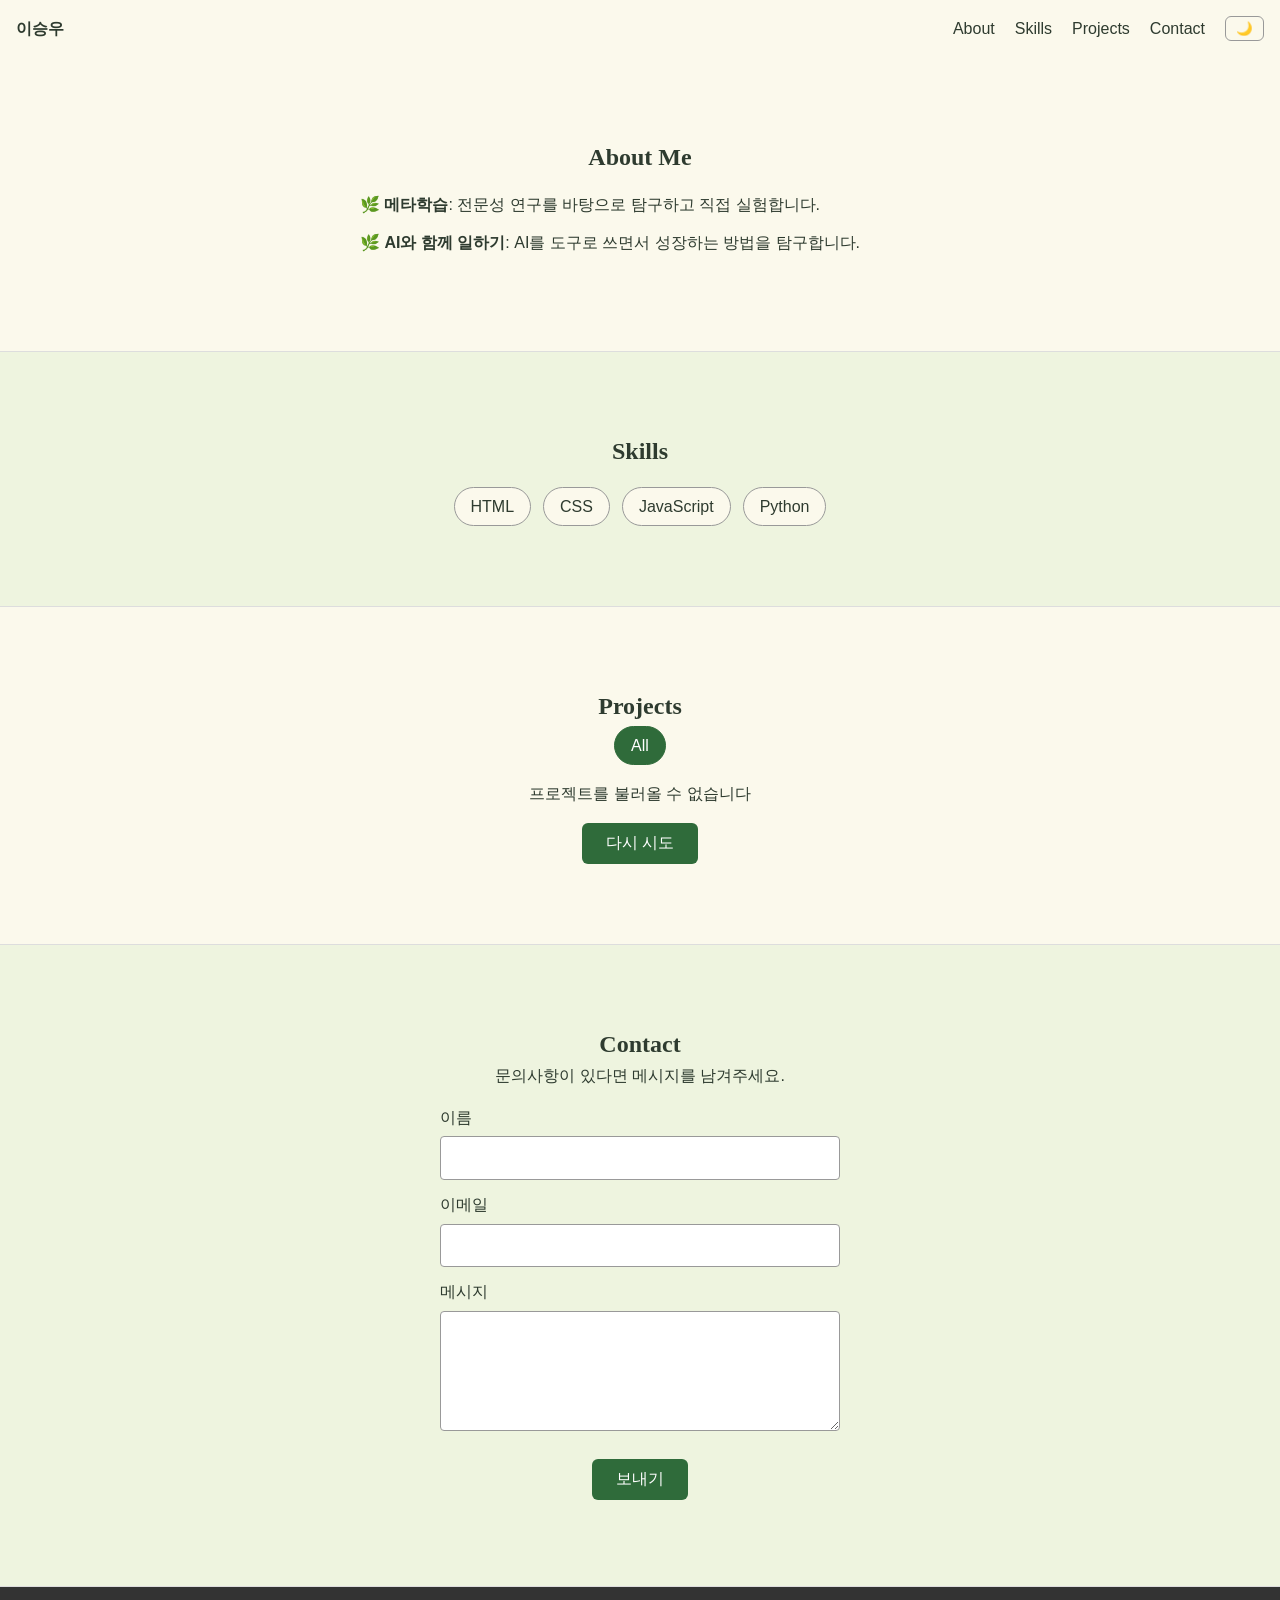
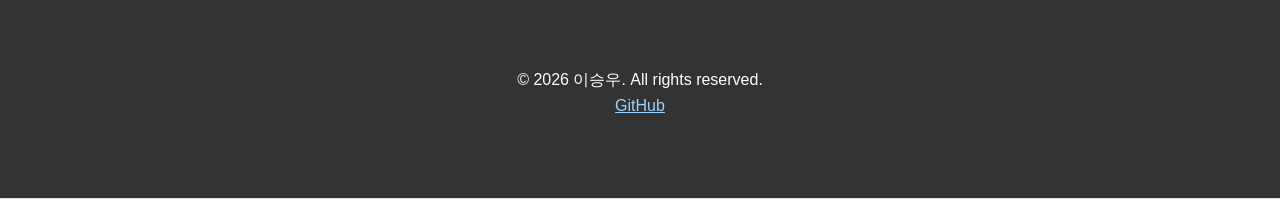
<file: team/sw0410/index.html>
<!DOCTYPE html>
<!-- index.html: 페이지의 구조와 내용. 모양은 style.css, 동작은 script.js가 맡는다. -->
<html lang="ko">
<head>
  <meta charset="UTF-8">
  <!-- 모바일에서 폭 기준 @media가 동작하려면 필요하다 -->
  <meta name="viewport" content="width=device-width, initial-scale=1.0">
  <title>이승우 포트폴리오</title> 
  <!-- CSS 연결 -->
  <link rel="stylesheet" href="css/style.css">
  <!-- JS 연결: defer는 파일을 미리 받아 두고, HTML을 끝까지 읽은 뒤에 실행한다. -->
  <script src="js/script.js" defer></script>
</head>
<body>

  <!-- 메뉴: ☰ 버튼(좁은 화면용), 링크, 다크 모드 버튼. sticky가 동작하도록 header 밖(body 바로 아래)에 둔다. -->
  <nav>
    <a href="#" class="logo">이승우</a>
    <button id="menu-btn" aria-label="메뉴 열기">☰</button>
    <div id="menu-links">
      <a href="#about">About</a>
      <a href="#skills">Skills</a>
      <a href="#projects">Projects</a>
      <a href="#contact">Contact</a>
      <button id="theme-btn" aria-label="다크 모드 전환">🌙</button>
    </div>
  </nav>

<main>
  <!-- 의미 있는 태그: header(머리말), section(주제별 구역), footer(바닥글). class="reveal"은 스크롤 등장 애니메이션 대상. -->

  <!-- About: 자기소개 -->
  <section id="about" class="reveal">
    <h2>About Me</h2>
    <ul class="interest-list">
      <li><strong>메타학습</strong>: 전문성 연구를 바탕으로 탐구하고 직접 실험합니다.</li>
      <li><strong>AI와 함께 일하기</strong>: AI를 도구로 쓰면서 성장하는 방법을 탐구합니다.</li>
    </ul>
  </section>

  <!-- Skills: 기술 스택 -->
  <section id="skills" class="reveal">
    <h2>Skills</h2>
    <ul class="skill-list">
      <li>HTML</li>
      <li>CSS</li>
      <li>JavaScript</li>
      <li>Python</li>
    </ul>
  </section>

  <!-- Projects: GitHub 저장소 목록이 들어올 자리 -->
  <section id="projects" class="reveal">
    <h2>Projects</h2>
    <div id="filter-bar"></div>
    <p id="repo-msg">깃허브 저장소 목록이 들어올 자리입니다.</p>
    <button id="retry-btn" type="button">다시 시도</button>
    <ul id="repo-list"></ul>
  </section>

  <!-- Contact: 문의 양식이 들어올 자리 -->
  <section id="contact" class="reveal">
    <h2>Contact</h2>
    <p>문의사항이 있다면 메시지를 남겨주세요.</p>
    <form id="contact-form">
      <label for="name">이름</label>
      <input id="name" type="text">
      <p id="name-error" class="error"></p>

      <label for="email">이메일</label>
      <input id="email" type="text">
      <p id="email-error" class="error"></p>

      <label for="message">메시지</label>
      <textarea id="message" rows="4"></textarea>
      <p id="message-error" class="error"></p>

      <button type="submit">보내기</button>
      <p id="form-success"></p>
    </form>
  </section>
</main>

  <!-- Footer: 바닥글 -->
  <footer>
    <p>© 2026 이승우. All rights reserved.</p>
    <a href="https://github.com/sw0410" target="_blank" rel="noopener">GitHub</a>
  </footer>

  <!-- 맨 위로 버튼: 300px 넘게 내리면 보인다 -->
  <button id="top-btn" type="button" aria-label="맨 위로">↑</button>

</body>
</html>
</file>
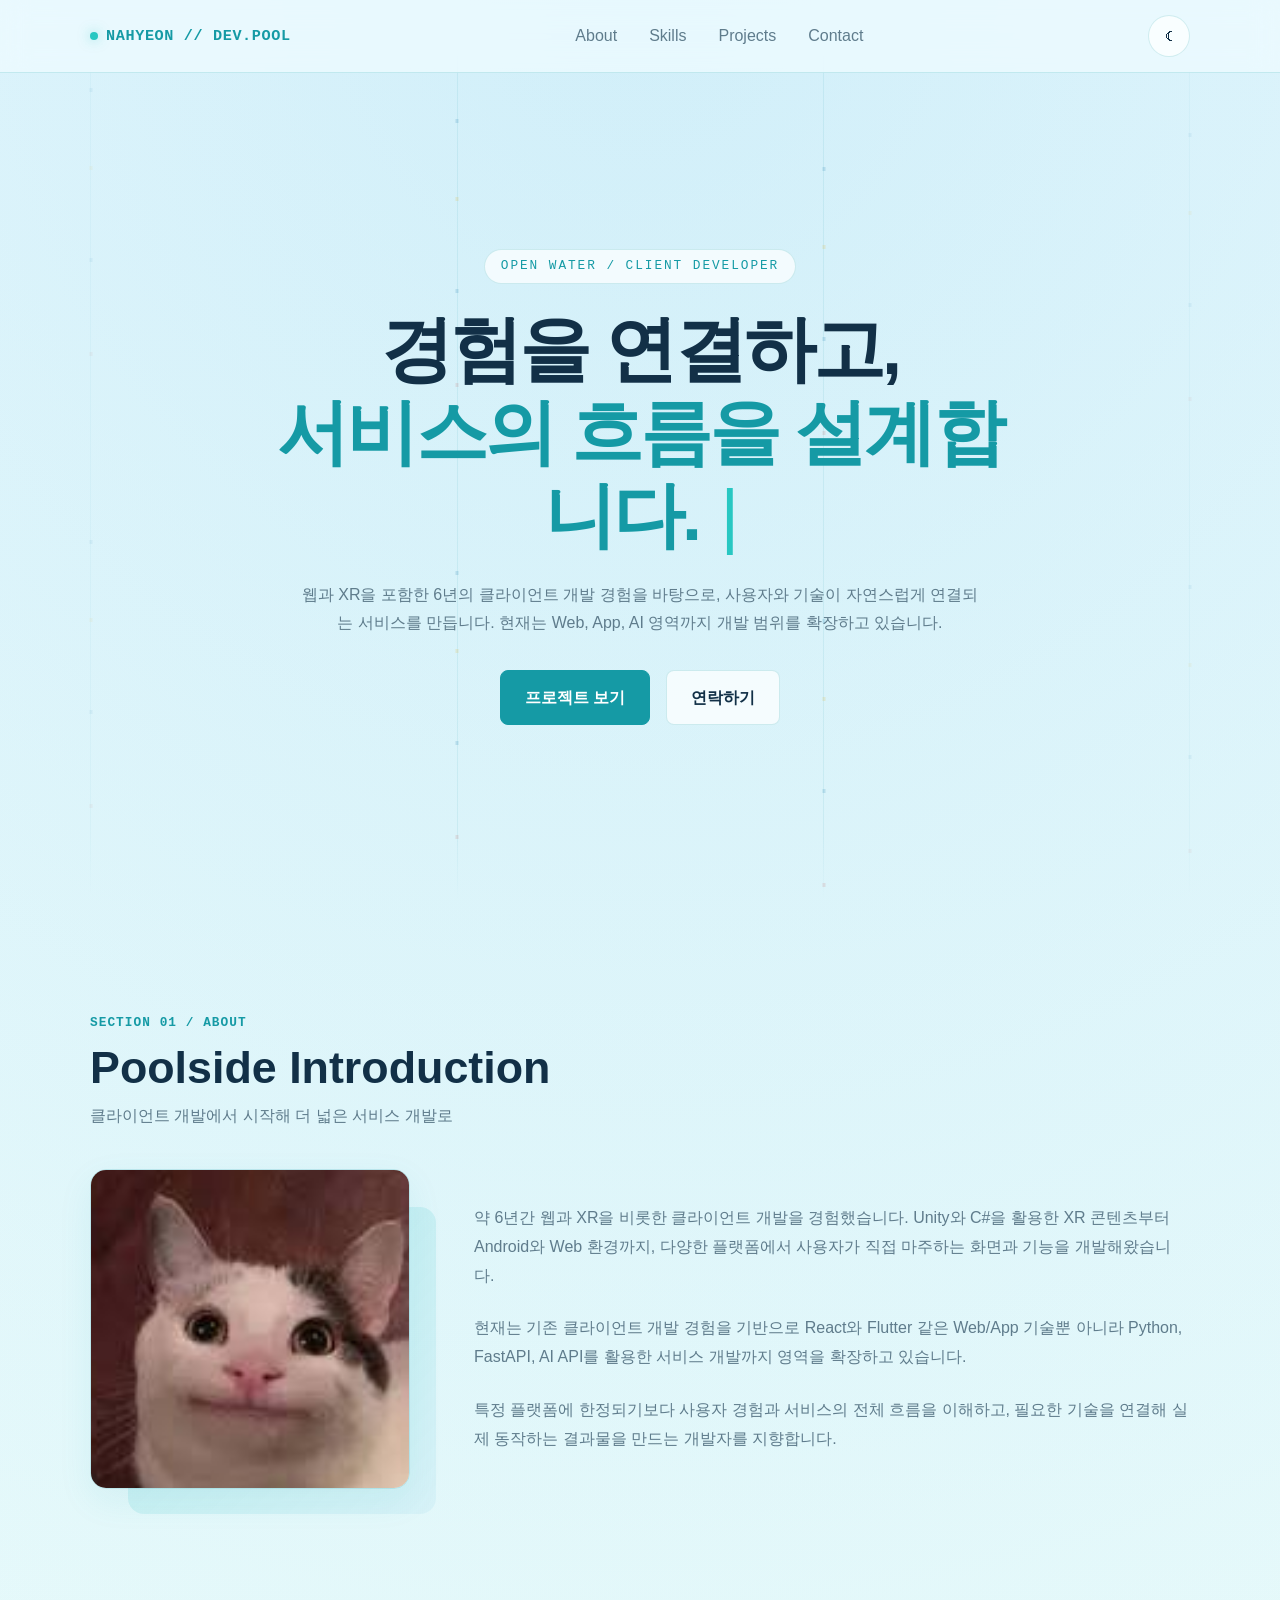
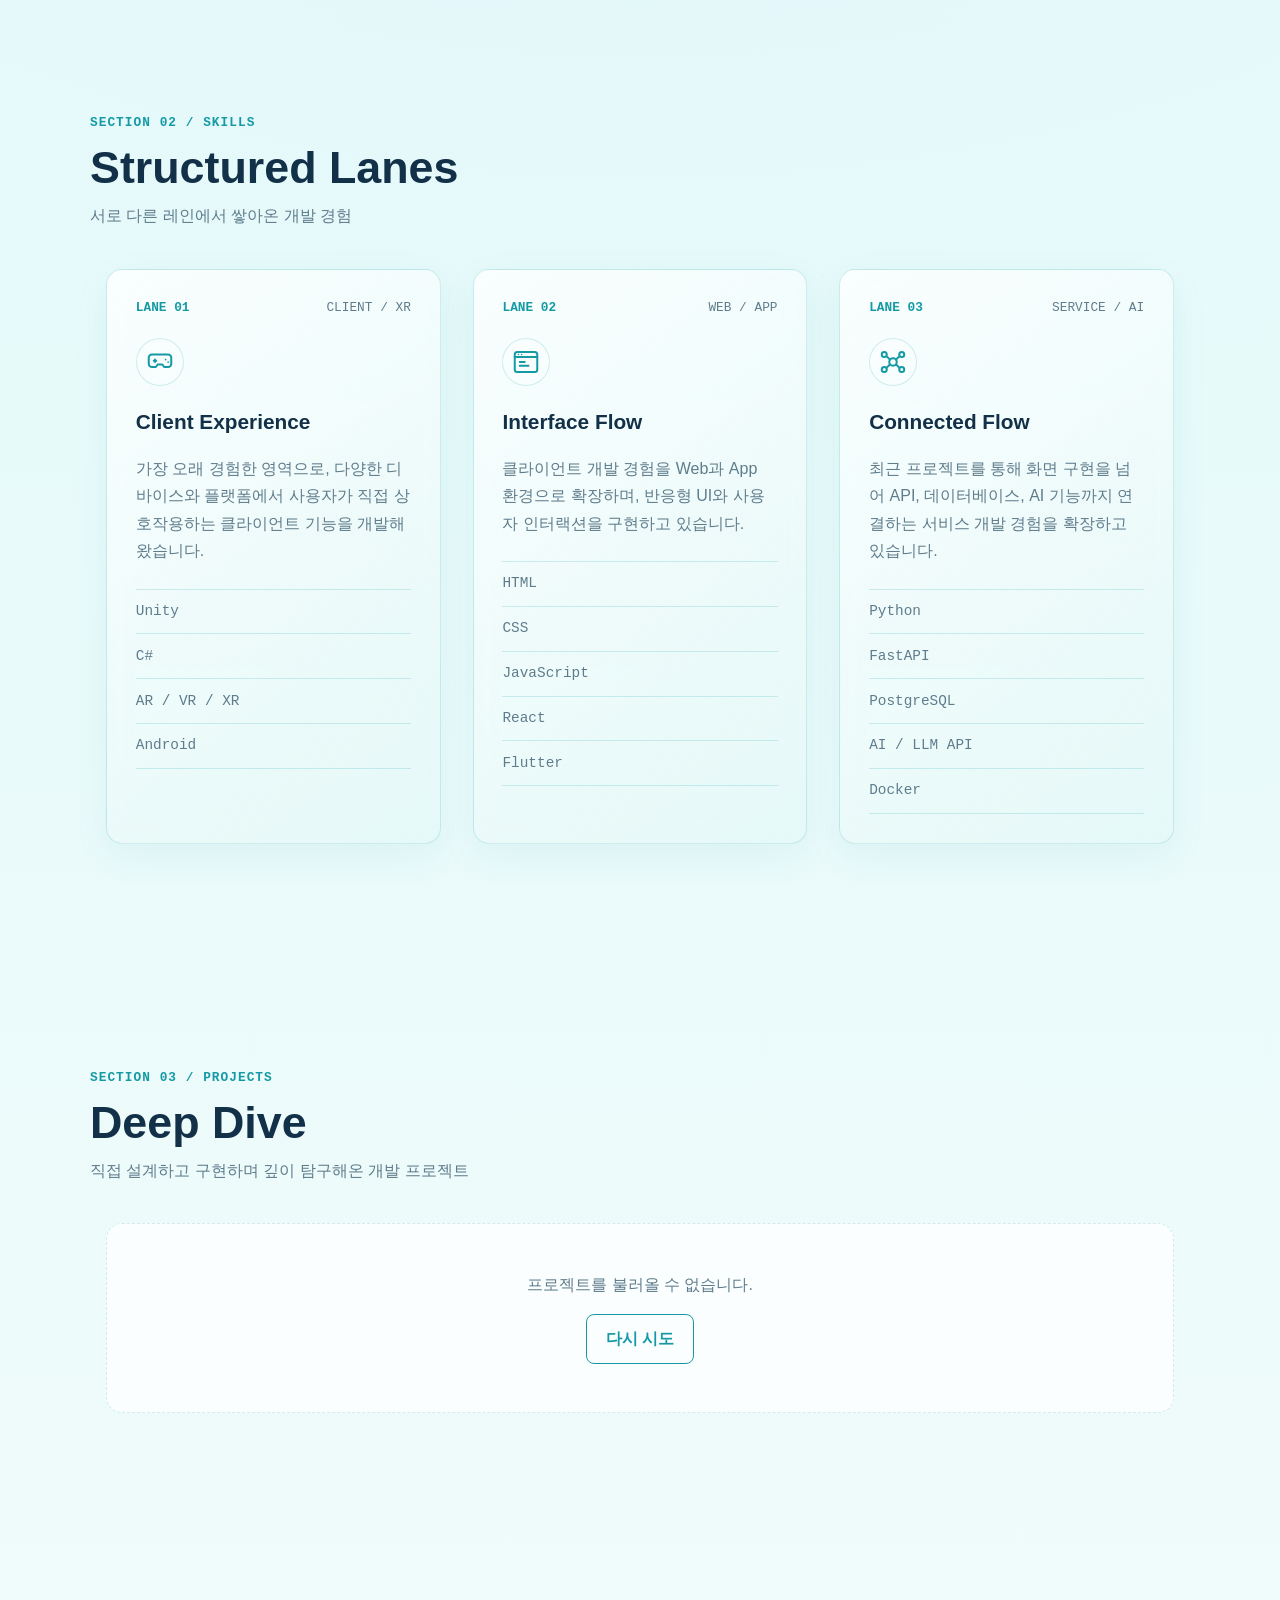
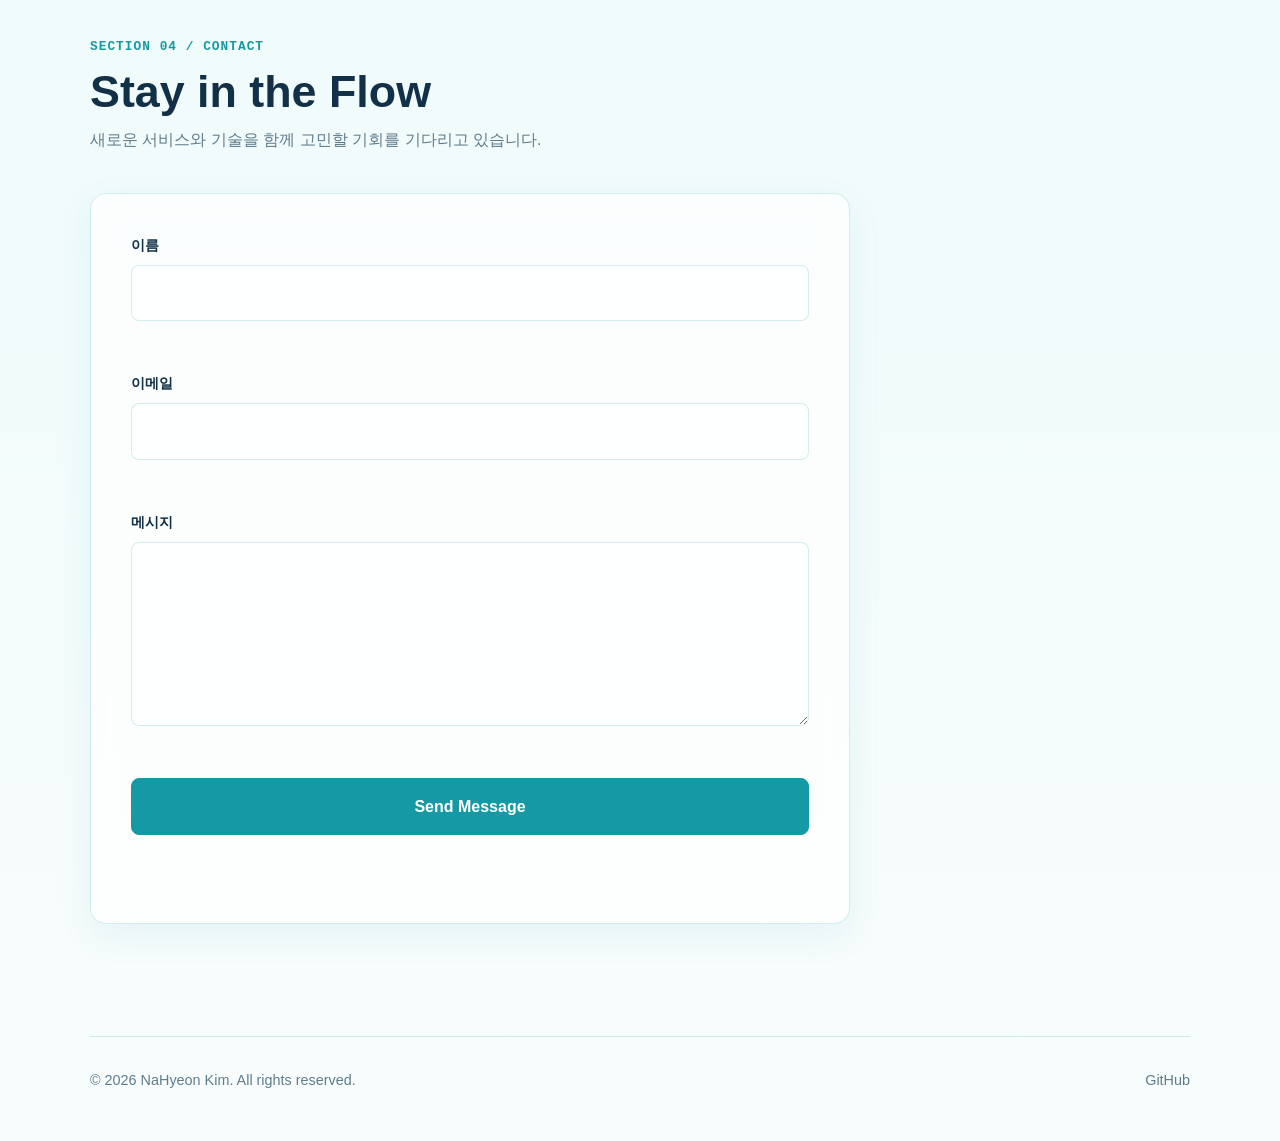
<file: team/yhana972/index.html>
<!DOCTYPE html>
<html lang="ko">
<head>
    <meta charset="UTF-8">

    <meta
        name="viewport"
        content="width=device-width, initial-scale=1.0"
    >

    <meta
        name="description"
        content="웹과 XR을 포함한 6년의 클라이언트 개발 경험을 바탕으로 Web, App, AI 서비스 영역으로 확장하고 있는 김나현의 개발자 포트폴리오입니다."
    >

    <meta
        name="author"
        content="NaHyeon Kim"
    >

    <title>NaHyeon Kim | Client Developer Portfolio</title>

    <link
        rel="stylesheet"
        href="css/style.css"
    >
</head>

<body>

    <!-- ==================================================
         Pool Lane Background

         장식 목적의 요소이므로
         스크린리더가 읽지 않도록 aria-hidden 적용
    =================================================== -->
    <div
        class="pool-background"
        aria-hidden="true"
    >
        <div class="lane-track">
            <span class="lane-line"></span>
            <span class="lane-line"></span>
            <span class="lane-line"></span>
            <span class="lane-line"></span>
        </div>
    </div>


    <!--
        장식용 Pointer Effect.
        정보 전달 목적이 없으므로 aria-hidden 적용.

        Light Mode → 물결 / 수면 반사
        Dark Mode  → 조명 / 윤슬
    -->
    <div
        class="pointer-effect"
        aria-hidden="true"
    ></div>


    <!-- ==================================================
         Header Landmark

         사이트의 전역 Navigation을 포함하는 영역
    =================================================== -->
    <header class="site-header">

        <nav
            class="site-nav"
            aria-label="메인 내비게이션"
        >

            <a
                href="#hero"
                class="logo"
            >
                <span
                    class="logo-dot"
                    aria-hidden="true"
                ></span>

                NAHYEON // DEV.POOL
            </a>


            <ul
                class="nav-list"
                id="nav-menu"
            >
                <li>
                    <a href="#about">
                        About
                    </a>
                </li>

                <li>
                    <a href="#skills">
                        Skills
                    </a>
                </li>

                <li>
                    <a href="#projects">
                        Projects
                    </a>
                </li>

                <li>
                    <a href="#contact">
                        Contact
                    </a>
                </li>
            </ul>


            <div class="nav-actions">

                <button
                    class="theme-toggle"
                    type="button"
                    aria-label="다크 모드로 변경"
                >
                    ☾
                </button>


                <button
                    class="menu-toggle"
                    type="button"
                    aria-label="메뉴 열기"
                    aria-expanded="false"
                    aria-controls="nav-menu"
                >
                    ☰
                </button>

            </div>

        </nav>

    </header>


    <!-- ==================================================
         Main Landmark

         포트폴리오의 핵심 콘텐츠를 포함한다.

         각 Section은 aria-labelledby를 사용해
         Section 제목과 Landmark를 연결한다.
    =================================================== -->
    <main id="main-content">


        <!-- ==================================================
             Hero
        =================================================== -->
        <section
            class="hero"
            id="hero"
            aria-labelledby="hero-title"
        >

            <div class="hero-content">

                <p class="hero-eyebrow">
                    OPEN WATER / CLIENT DEVELOPER
                </p>


                <h1 id="hero-title">

                    <span class="hero-static-line">
                        경험을 연결하고,
                    </span>

                    <br>


                    <span
                        class="hero-typing-line"
                        aria-hidden="true"
                    >
                        <span
                            id="typing-text"
                            data-text="서비스의 흐름을 설계합니다."
                        ></span>

                        <span
                            class="typing-cursor"
                            aria-hidden="true"
                        >
                            |
                        </span>
                    </span>


                    <span class="sr-only">
                        서비스의 흐름을 설계합니다.
                    </span>

                </h1>


                <p class="hero-description">
                    웹과 XR을 포함한 6년의 클라이언트 개발 경험을 바탕으로,
                    사용자와 기술이 자연스럽게 연결되는 서비스를 만듭니다.
                    현재는 Web, App, AI 영역까지 개발 범위를 확장하고 있습니다.
                </p>


                <div class="hero-actions">

                    <a href="#projects">
                        프로젝트 보기
                    </a>

                    <a href="#contact">
                        연락하기
                    </a>

                </div>

            </div>

        </section>


        <!-- ==================================================
             About
        =================================================== -->
        <section
            class="section about"
            id="about"
            aria-labelledby="about-title"
        >

            <header
                class="section-header"
                data-reveal
            >

                <p class="section-label">
                    SECTION 01 / ABOUT
                </p>


                <h2 id="about-title">
                    Poolside Introduction
                </h2>


                <p>
                    클라이언트 개발에서 시작해 더 넓은 서비스 개발로
                </p>

            </header>


            <div
                class="about-content"
                data-reveal
            >

                <figure class="profile">

                    <img
                        src="images/profile.jpeg"
                        alt="김나현 프로필 사진"
                    >

                </figure>


                <div class="about-text">

                    <p>
                        약 6년간 웹과 XR을 비롯한 클라이언트 개발을 경험했습니다.
                        Unity와 C#을 활용한 XR 콘텐츠부터 Android와 Web 환경까지,
                        다양한 플랫폼에서 사용자가 직접 마주하는 화면과 기능을 개발해왔습니다.
                    </p>


                    <p>
                        현재는 기존 클라이언트 개발 경험을 기반으로
                        React와 Flutter 같은 Web/App 기술뿐 아니라
                        Python, FastAPI, AI API를 활용한 서비스 개발까지
                        영역을 확장하고 있습니다.
                    </p>


                    <p>
                        특정 플랫폼에 한정되기보다
                        사용자 경험과 서비스의 전체 흐름을 이해하고,
                        필요한 기술을 연결해 실제 동작하는 결과물을 만드는 개발자를 지향합니다.
                    </p>

                </div>

            </div>

        </section>


        <!-- ==================================================
             Skills
        =================================================== -->
        <section
            class="section skills"
            id="skills"
            aria-labelledby="skills-title"
        >

            <header
                class="section-header"
                data-reveal
            >

                <p class="section-label">
                    SECTION 02 / SKILLS
                </p>


                <h2 id="skills-title">
                    Structured Lanes
                </h2>


                <p>
                    서로 다른 레인에서 쌓아온 개발 경험
                </p>

            </header>


            <div class="skills-grid">

                <!-- LANE 01 -->
                <article
                    class="skill-card"
                    data-reveal
                >

                    <header class="skill-card-header">

                        <span class="lane-number">
                            LANE 01
                        </span>

                        <span class="lane-category">
                            CLIENT / XR
                        </span>

                    </header>


                    <div
                        class="skill-icon"
                        aria-hidden="true"
                    >
                        <svg
                            viewBox="0 0 24 24"
                            width="30"
                            height="30"
                            fill="none"
                            stroke="currentColor"
                            stroke-width="1.6"
                            stroke-linecap="round"
                            stroke-linejoin="round"
                        >
                            <path
                                d="M3 8.5C3 7.12 4.12 6 5.5 6h13C19.88 6 21 7.12 21 8.5v5c0 1.38-1.12 2.5-2.5 2.5h-3.2l-1.4-2h-3.8l-1.4 2H5.5A2.5 2.5 0 0 1 3 13.5v-5Z"
                            />

                            <path d="M8 10v2" />
                            <path d="M7 11h2" />

                            <circle
                                cx="16.5"
                                cy="10"
                                r=".7"
                                fill="currentColor"
                                stroke="none"
                            />

                            <circle
                                cx="18.5"
                                cy="12"
                                r=".7"
                                fill="currentColor"
                                stroke="none"
                            />
                        </svg>
                    </div>


                    <h3>
                        Client Experience
                    </h3>


                    <p>
                        가장 오래 경험한 영역으로,
                        다양한 디바이스와 플랫폼에서 사용자가 직접 상호작용하는
                        클라이언트 기능을 개발해왔습니다.
                    </p>


                    <ul class="skill-list">
                        <li>Unity</li>
                        <li>C#</li>
                        <li>AR / VR / XR</li>
                        <li>Android</li>
                    </ul>

                </article>


                <!-- LANE 02 -->
                <article
                    class="skill-card"
                    data-reveal
                >

                    <header class="skill-card-header">

                        <span class="lane-number">
                            LANE 02
                        </span>

                        <span class="lane-category">
                            WEB / APP
                        </span>

                    </header>


                    <div
                        class="skill-icon"
                        aria-hidden="true"
                    >
                        <svg
                            viewBox="0 0 24 24"
                            width="30"
                            height="30"
                            fill="none"
                            stroke="currentColor"
                            stroke-width="1.6"
                            stroke-linecap="round"
                            stroke-linejoin="round"
                        >
                            <rect
                                x="3"
                                y="4"
                                width="18"
                                height="16"
                                rx="2"
                            />

                            <path d="M3 8h18" />

                            <circle
                                cx="6"
                                cy="6"
                                r=".6"
                                fill="currentColor"
                                stroke="none"
                            />

                            <circle
                                cx="8.5"
                                cy="6"
                                r=".6"
                                fill="currentColor"
                                stroke="none"
                            />

                            <path d="M7 12h4" />
                            <path d="M7 15h7" />
                        </svg>
                    </div>


                    <h3>
                        Interface Flow
                    </h3>


                    <p>
                        클라이언트 개발 경험을 Web과 App 환경으로 확장하며,
                        반응형 UI와 사용자 인터랙션을 구현하고 있습니다.
                    </p>


                    <ul class="skill-list">
                        <li>HTML</li>
                        <li>CSS</li>
                        <li>JavaScript</li>
                        <li>React</li>
                        <li>Flutter</li>
                    </ul>

                </article>


                <!-- LANE 03 -->
                <article
                    class="skill-card"
                    data-reveal
                >

                    <header class="skill-card-header">

                        <span class="lane-number">
                            LANE 03
                        </span>

                        <span class="lane-category">
                            SERVICE / AI
                        </span>

                    </header>


                    <div
                        class="skill-icon"
                        aria-hidden="true"
                    >
                        <svg
                            viewBox="0 0 24 24"
                            width="30"
                            height="30"
                            fill="none"
                            stroke="currentColor"
                            stroke-width="1.6"
                            stroke-linecap="round"
                            stroke-linejoin="round"
                        >
                            <circle
                                cx="12"
                                cy="12"
                                r="3"
                            />

                            <circle
                                cx="5"
                                cy="6"
                                r="2"
                            />

                            <circle
                                cx="19"
                                cy="6"
                                r="2"
                            />

                            <circle
                                cx="5"
                                cy="18"
                                r="2"
                            />

                            <circle
                                cx="19"
                                cy="18"
                                r="2"
                            />

                            <path d="M7 7.5 9.5 10" />
                            <path d="m17 7.5-2.5 2.5" />
                            <path d="m7 16.5 2.5-2.5" />
                            <path d="m17 16.5-2.5-2.5" />
                        </svg>
                    </div>


                    <h3>
                        Connected Flow
                    </h3>


                    <p>
                        최근 프로젝트를 통해 화면 구현을 넘어
                        API, 데이터베이스, AI 기능까지 연결하는
                        서비스 개발 경험을 확장하고 있습니다.
                    </p>


                    <ul class="skill-list">
                        <li>Python</li>
                        <li>FastAPI</li>
                        <li>PostgreSQL</li>
                        <li>AI / LLM API</li>
                        <li>Docker</li>
                    </ul>

                </article>

            </div>

        </section>


        <!-- ==================================================
             Projects
        =================================================== -->
        <section
            class="section projects"
            id="projects"
            aria-labelledby="projects-title"
        >

            <header
                class="section-header"
                data-reveal
            >

                <p class="section-label">
                    SECTION 03 / PROJECTS
                </p>


                <h2 id="projects-title">
                    Deep Dive
                </h2>


                <p>
                    직접 설계하고 구현하며 깊이 탐구해온 개발 프로젝트
                </p>

            </header>


            <div
                class="project-filters"
                id="project-filters"
                role="group"
                aria-label="프로젝트 언어 필터"
                hidden
            ></div>


            <div
                class="projects-grid"
                id="projects-list"
                aria-live="polite"
                data-reveal
            >

                <p class="projects-status">
                    프로젝트를 불러오는 중...
                </p>

            </div>

        </section>


        <!-- ==================================================
             Contact

             HTML의 minlength / maxlength와
             JavaScript Custom Validation의 기준을 동일하게 유지한다.
        =================================================== -->
        <section
            class="section contact"
            id="contact"
            aria-labelledby="contact-title"
        >

            <header
                class="section-header"
                data-reveal
            >

                <p class="section-label">
                    SECTION 04 / CONTACT
                </p>


                <h2 id="contact-title">
                    Stay in the Flow
                </h2>


                <p>
                    새로운 서비스와 기술을 함께 고민할 기회를 기다리고 있습니다.
                </p>

            </header>


            <form
                class="contact-form"
                id="contact-form"
                action="https://formspree.io/f/maenyqke"
                method="POST"
                novalidate
                data-reveal
            >

                <div class="form-field">

                    <label for="name">
                        이름
                    </label>


                    <input
                        type="text"
                        id="name"
                        name="name"
                        autocomplete="name"
                        minlength="2"
                        maxlength="30"
                        aria-describedby="name-error"
                        required
                    >


                    <p
                        class="error-message"
                        id="name-error"
                        aria-live="polite"
                    ></p>

                </div>


                <div class="form-field">

                    <label for="email">
                        이메일
                    </label>


                    <input
                        type="email"
                        id="email"
                        name="email"
                        autocomplete="email"
                        maxlength="100"
                        aria-describedby="email-error"
                        required
                    >


                    <p
                        class="error-message"
                        id="email-error"
                        aria-live="polite"
                    ></p>

                </div>


                <div class="form-field">

                    <label for="message">
                        메시지
                    </label>


                    <textarea
                        id="message"
                        name="message"
                        rows="6"
                        minlength="10"
                        maxlength="1000"
                        aria-describedby="message-error"
                        required
                    ></textarea>


                    <p
                        class="error-message"
                        id="message-error"
                        aria-live="polite"
                    ></p>

                </div>


                <button
                    class="submit-button"
                    type="submit"
                >
                    <span class="submit-label">
                        Send Message
                    </span>
                </button>


                <p
                    class="form-status"
                    aria-live="polite"
                ></p>

            </form>

        </section>

    </main>


    <!-- ==================================================
         Scroll Top
    =================================================== -->
    <button
        class="scroll-top"
        type="button"
        aria-label="페이지 맨 위로 이동"
    >
        ↑
    </button>


    <!-- ==================================================
         Footer
    =================================================== -->
    <footer
        class="site-footer"
        aria-label="사이트 정보"
    >

        <p>
            &copy; 2026 NaHyeon Kim.
            All rights reserved.
        </p>


        <nav
            class="social-links"
            aria-label="소셜 링크"
        >

            <a
                href="https://github.com/yhana972"
                target="_blank"
                rel="noopener noreferrer"
            >
                GitHub
            </a>

        </nav>

    </footer>


    <script
        src="js/main.js"
        defer
    ></script>

</body>
</html>
</file>
<file: src/css/style.css>
/* style.css: 작업 공간 시안의 색, 글꼴, 반응형 배치. 기본은 모바일이고 넓은 화면에서 칸을 나눈다. */

:root {
  --color-bg: #20262a;
  --color-panel: #272e33;
  --color-line: #3a444a;
  --color-text: #e6e8e3;
  --color-muted: #aab4b0;
  --color-accent: #a5d3b8;
  --color-focus: #ffe08a;
  --font-sans: "Noto Sans KR", "Apple SD Gothic Neo", "Malgun Gothic", sans-serif;
  --font-mono: "Nanum Gothic Coding", "D2Coding", Consolas, monospace;
  --space-side: 20px;
}

* {
  box-sizing: border-box;
}

body {
  margin: 0;
  min-height: 100vh;
  display: flex;
  flex-direction: column;
  background: var(--color-bg);
  color: var(--color-text);
  font-family: var(--font-sans);
  word-break: keep-all;
  overflow-wrap: break-word;
}

h1,
h3,
p,
ul {
  margin: 0;
}

.visually-hidden {
  position: absolute;
  width: 1px;
  height: 1px;
  overflow: hidden;
  clip-path: inset(50%);
  white-space: nowrap;
}

/* 상단 줄 */
.top-bar {
  display: flex;
  justify-content: space-between;
  gap: 16px;
  padding: 14px var(--space-side);
  border-bottom: 1px solid var(--color-line);
  color: var(--color-muted);
  font-family: var(--font-mono);
  font-size: 1rem;
}

/* 작업 공간: 팀 소개 + 팀원 카드 */
.workspace {
  flex: 1;
  width: 100%;
}

.team-intro {
  padding: 28px var(--space-side);
  border-bottom: 1px solid var(--color-line);
}

.team-intro h1 {
  margin-bottom: 14px;
  font-size: 2.125rem;
  font-weight: 500;
  line-height: 1.3;
  overflow-wrap: anywhere;
}

.team-intro p {
  color: var(--color-muted);
  font-size: 1.0625rem;
  line-height: 1.75;
}

.team-intro p + p {
  margin-top: 12px;
}

/* 팀원 카드 */
.members {
  background: var(--color-panel);
}

.member-list {
  display: grid;
  grid-template-columns: minmax(0, 1fr);
  padding: 0;
  list-style: none;
}

.member-card {
  display: flex;
  flex-direction: column;
  padding: 22px var(--space-side);
  border-bottom: 1px solid var(--color-line);
}

.member-handle {
  align-self: flex-start;
  margin-bottom: 14px;
  color: var(--color-accent);
  font-family: var(--font-mono);
  text-underline-offset: 4px;
}

.member-name {
  font-size: 1.625rem;
  font-weight: 500;
  line-height: 1.3;
}

.member-role {
  margin: 4px 0 14px;
  color: var(--color-muted);
  font-family: var(--font-mono);
  line-height: 1.5;
}

.member-intro {
  margin-bottom: 14px;
  font-size: 1.0625rem;
  line-height: 1.65;
}

/* 확인되지 않은 값은 실제 정보와 구분되게 흐리게 표시한다 */
.is-unconfirmed {
  color: var(--color-muted);
}

.member-link,
.member-pending {
  display: inline-flex;
  align-items: center;
  align-self: flex-start;
  min-height: 44px;
  margin-top: auto;
  font-family: var(--font-mono);
}

.member-link {
  color: var(--color-accent);
  text-underline-offset: 4px;
}

.member-link:hover,
.member-handle:hover {
  color: var(--color-text);
}

/* 링크 색과 겹치지 않는 색으로 키보드 포커스를 표시한다 */
.member-link:focus-visible,
.member-handle:focus-visible {
  outline: 3px solid var(--color-focus);
  outline-offset: 2px;
  border-radius: 2px;
}

.member-pending {
  color: var(--color-muted);
}

.noscript {
  padding: 22px var(--space-side);
}

/* 태블릿: 소개는 위, 카드는 2×2 */
@media (min-width: 768px) {
  :root {
    --space-side: 28px;
  }

  .member-list {
    grid-template-columns: repeat(2, minmax(0, 1fr));
  }

  .member-card {
    padding-block: 30px;
  }

  .member-card:nth-child(odd) {
    border-right: 1px solid var(--color-line);
  }
}

/* 데스크톱: 소개는 왼쪽 패널, 카드는 오른쪽 2×2 */
@media (min-width: 960px) {
  .workspace {
    display: grid;
    grid-template-columns: 300px minmax(0, 1fr);
    max-width: 1280px;
    margin-inline: auto;
  }

  .team-intro {
    padding-block: 36px;
    border-right: 1px solid var(--color-line);
    border-bottom: 0;
  }

  /* 왼쪽 패널 폭에서 팀 이름이 줄바꿈되지 않는 크기 */
  .team-intro h1 {
    font-size: 1.75rem;
  }
}
</file>
<file: team/ktheodoreyw/css/style.css>
/* =====================================================================
 * style.css — 모바일 퍼스트
 * ---------------------------------------------------------------------
 * 기본 스타일 = 모바일(~767px)
 * @media (min-width: 768px)  = 태블릿
 * @media (min-width: 1024px) = 데스크톱
 *
 * 목차
 *   1. CSS 변수 (라이트)         2. CSS 변수 (다크)  + [BONUS 4]
 *   3. Reset / Base              4. 공통 (container, section, btn, card, tag)
 *   5. Header / Nav (Flexbox)    6. Hero  + [BONUS 2]
 *   7. About   7-1. Awards       8. Skills (Grid)
 *   9. Projects (Grid) + [BONUS 1]
 *  10. Contact 폼               11. Footer / 스크롤 탑 버튼
 *  12. 스크롤 애니메이션        13. 태블릿(768px)   14. 데스크톱(1024px)
 *  15. 동작 줄이기(prefers-reduced-motion)
 * ===================================================================== */

/* =====================================================================
 * 1. CSS 변수 — 라이트 테마 (기본값)
 * ===================================================================== */
:root {
  /* 색상 */
  --color-bg: #f6f7fb;
  --color-bg-alt: #eef0f6;
  --color-surface: #ffffff;
  --color-text: #151b2e;
  --color-text-muted: #56607a;
  --color-border: #dce0ea;
  --color-accent: #1f4fd8;
  --color-accent-hover: #173da8;
  --color-accent-soft: #e6ecfd;
  --color-on-accent: #ffffff;
  --color-error: #c2263a;
  --color-success: #157347;
  --color-grid-line: rgba(21, 27, 46, 0.06);
  --color-header-bg: rgba(246, 247, 251, 0.92);

  /* 폰트 */
  --font-base: 'IBM Plex Sans KR', 'Apple SD Gothic Neo', 'Malgun Gothic', system-ui, sans-serif;
  --font-size-sm: 0.875rem;
  --font-size-base: 1rem;
  --font-size-lg: 1.125rem;
  --font-size-xl: 1.5rem;
  --font-size-2xl: clamp(1.75rem, 1.4rem + 1.6vw, 2.5rem);
  --font-size-hero: clamp(2.25rem, 1.4rem + 4.6vw, 4.5rem);
  --line-height-base: 1.7;
  --line-height-tight: 1.2;

  /* 간격 */
  --space-1: 0.25rem;
  --space-2: 0.5rem;
  --space-3: 0.75rem;
  --space-4: 1rem;
  --space-5: 1.5rem;
  --space-6: 2rem;
  --space-7: 3rem;
  --space-section: 4.5rem;

  /* 형태 / 효과 */
  --container-max: 1080px;
  --header-height: 64px;
  --radius-sm: 6px;
  --radius-md: 12px;
  --radius-full: 999px;
  --shadow-card: 0 1px 2px rgba(21, 27, 46, 0.06), 0 6px 20px rgba(21, 27, 46, 0.07);
  --shadow-card-hover: 0 2px 4px rgba(21, 27, 46, 0.08), 0 14px 32px rgba(21, 27, 46, 0.14);
  --shadow-header: 0 1px 0 var(--color-border);
  --transition-base: 0.25s ease;
}

/* =====================================================================
 * 2. CSS 변수 — 다크 테마
 *    <html data-theme="dark"> 가 되면 같은 이름의 변수 값만 교체됨
 * ===================================================================== */
[data-theme='dark'] {
  --color-bg: #0d1322;
  --color-bg-alt: #111930;
  --color-surface: #161e33;
  --color-text: #e8ecf5;
  --color-text-muted: #9aa5bd;
  --color-border: #2a3552;
  --color-accent: #7c9cff;
  --color-accent-hover: #a3b9ff;
  --color-accent-soft: #1e2a4d;
  --color-on-accent: #0d1322;
  --color-error: #ff8a98;
  --color-success: #6fd6a0;
  --color-grid-line: rgba(232, 236, 245, 0.05);
  --color-header-bg: rgba(13, 19, 34, 0.92);
  --shadow-card: 0 1px 2px rgba(0, 0, 0, 0.4), 0 6px 20px rgba(0, 0, 0, 0.35);
  --shadow-card-hover: 0 2px 4px rgba(0, 0, 0, 0.5), 0 14px 32px rgba(0, 0, 0, 0.5);
}

/* ------------------------------ [BONUS 4] ------------------------------
 * 시스템 다크 모드 감지 (prefers-color-scheme 미디어 쿼리)
 * JS 가 data-theme 을 지정하기 "전" 의 첫 화면에서도 OS 가 다크면 다크로 보이게 함.
 * JS 실행 후에는 항상 data-theme 이 지정되므로 위 [data-theme] 규칙이 우선함.
 * (값은 위 다크 테마 변수와 동일하게 유지)
 * ---------------------------------------------------------------------- */
@media (prefers-color-scheme: dark) {
  :root:not([data-theme]) {
    --color-bg: #0d1322;
    --color-bg-alt: #111930;
    --color-surface: #161e33;
    --color-text: #e8ecf5;
    --color-text-muted: #9aa5bd;
    --color-border: #2a3552;
    --color-accent: #7c9cff;
    --color-accent-hover: #a3b9ff;
    --color-accent-soft: #1e2a4d;
    --color-on-accent: #0d1322;
    --color-error: #ff8a98;
    --color-success: #6fd6a0;
    --color-grid-line: rgba(232, 236, 245, 0.05);
    --color-header-bg: rgba(13, 19, 34, 0.92);
    --shadow-card: 0 1px 2px rgba(0, 0, 0, 0.4), 0 6px 20px rgba(0, 0, 0, 0.35);
    --shadow-card-hover: 0 2px 4px rgba(0, 0, 0, 0.5), 0 14px 32px rgba(0, 0, 0, 0.5);
  }
}
/* ---------------------------- [/BONUS 4] ------------------------------ */

/* =====================================================================
 * 3. Reset / Base
 * ===================================================================== */
*,
*::before,
*::after {
  box-sizing: border-box;
}

html {
  scroll-behavior: smooth;
  scroll-padding-top: var(--header-height); /* 고정 헤더에 섹션 제목이 가려지지 않도록 */
  -webkit-text-size-adjust: 100%;
}

body {
  margin: 0;
  font-family: var(--font-base);
  font-size: var(--font-size-base);
  line-height: var(--line-height-base);
  color: var(--color-text);
  background-color: var(--color-bg);
  word-break: keep-all; /* 한글이 단어 중간에서 줄바꿈되지 않도록 */
  overflow-wrap: break-word;
  transition: background-color var(--transition-base), color var(--transition-base);
}

h1,
h2,
h3,
p,
ul,
dl,
dd,
figure {
  margin: 0;
}

ul {
  padding: 0;
  list-style: none;
}

img {
  display: block;
  max-width: 100%;
  height: auto;
}

a {
  color: inherit;
  text-decoration: none;
}

button,
input,
textarea {
  font: inherit;
  color: inherit;
}

button {
  cursor: pointer;
}

:focus-visible {
  outline: 3px solid var(--color-accent);
  outline-offset: 3px;
}

.visually-hidden {
  position: absolute;
  width: 1px;
  height: 1px;
  overflow: hidden;
  clip-path: inset(50%);
  white-space: nowrap;
}

.skip-link {
  position: fixed;
  top: var(--space-2);
  left: var(--space-2);
  z-index: 200;
  padding: var(--space-2) var(--space-4);
  border-radius: var(--radius-sm);
  color: var(--color-on-accent);
  background-color: var(--color-accent);
  transform: translateY(-200%);
}

.skip-link:focus {
  transform: translateY(0);
}

/* =====================================================================
 * 4. 공통 컴포넌트
 * ===================================================================== */
.container {
  width: min(100% - var(--space-4) * 2, var(--container-max));
  margin-inline: auto;
}

.section {
  padding-block: var(--space-section);
}

.section--alt {
  background-color: var(--color-bg-alt);
  transition: background-color var(--transition-base);
}

.section__header {
  margin-bottom: var(--space-6);
}

.section__title {
  font-size: var(--font-size-2xl);
  font-weight: 700;
  line-height: var(--line-height-tight);
  letter-spacing: -0.02em;
}

.section__lead {
  margin-top: var(--space-2);
  max-width: 60ch;
  color: var(--color-text-muted);
}

/* 버튼 — hover 효과 + transition */
.btn {
  display: inline-flex;
  align-items: center;
  justify-content: center;
  min-height: 48px;
  padding: var(--space-3) var(--space-5);
  border: 1.5px solid transparent;
  border-radius: var(--radius-sm);
  font-weight: 600;
  transition: background-color var(--transition-base), border-color var(--transition-base),
    color var(--transition-base), transform var(--transition-base), box-shadow var(--transition-base);
}

.btn:hover {
  transform: translateY(-2px);
  box-shadow: var(--shadow-card);
}

.btn:active {
  transform: translateY(0);
}

.btn:disabled {
  opacity: 0.6;
  cursor: progress;
  transform: none;
  box-shadow: none;
}

.btn--primary {
  color: var(--color-on-accent);
  background-color: var(--color-accent);
}

.btn--primary:hover {
  background-color: var(--color-accent-hover);
}

.btn--ghost {
  border-color: var(--color-text);
  background-color: transparent;
}

.btn--ghost:hover {
  color: var(--color-bg);
  background-color: var(--color-text);
}

/* 카드 — box-shadow + hover 효과 + transition */
.card {
  padding: var(--space-5);
  border: 1px solid var(--color-border);
  border-radius: var(--radius-md);
  background-color: var(--color-surface);
  box-shadow: var(--shadow-card);
  transition: transform var(--transition-base), box-shadow var(--transition-base),
    border-color var(--transition-base), background-color var(--transition-base),
    opacity 0.5s ease;
}

.card:hover {
  transform: translateY(-4px);
  border-color: var(--color-accent);
  box-shadow: var(--shadow-card-hover);
}

.tag {
  display: inline-block;
  padding: var(--space-1) var(--space-3);
  border-radius: var(--radius-full);
  font-size: var(--font-size-sm);
  font-weight: 500;
  color: var(--color-accent);
  background-color: var(--color-accent-soft);
}

.icon-btn {
  display: inline-flex;
  align-items: center;
  justify-content: center;
  width: 44px;
  height: 44px;
  border: 1px solid var(--color-border);
  border-radius: var(--radius-full);
  background-color: var(--color-surface);
  transition: border-color var(--transition-base), color var(--transition-base),
    background-color var(--transition-base), transform var(--transition-base);
}

.icon-btn:hover {
  color: var(--color-accent);
  border-color: var(--color-accent);
  transform: rotate(15deg);
}

/* =====================================================================
 * 5. Header / Navigation — Flexbox (로고 왼쪽, 메뉴 오른쪽)
 * ===================================================================== */
.site-header {
  position: fixed;
  inset: 0 0 auto 0;
  z-index: 100;
  height: var(--header-height);
  background-color: transparent;
  transition: background-color var(--transition-base), box-shadow var(--transition-base);
}

/* 스크롤 60px 이상(.scrolled) 또는 모바일 메뉴가 열렸을 때(.menu-open) 배경색 적용 */
.site-header.scrolled,
.site-header.menu-open {
  background-color: var(--color-header-bg);
  box-shadow: var(--shadow-header);
  -webkit-backdrop-filter: blur(10px);
  backdrop-filter: blur(10px);
}

.nav {
  display: flex;
  align-items: center;
  gap: var(--space-4);
  height: 100%;
}

.nav__logo {
  margin-right: auto; /* 남는 공간을 모두 차지 → 나머지 요소를 오른쪽으로 밀어냄 */
  font-size: var(--font-size-lg);
  font-weight: 700;
  letter-spacing: -0.01em;
}

/* 모바일: 메뉴는 헤더 아래에 숨겨져 있다가 .active 일 때 나타남 */
.nav__menu {
  position: absolute;
  top: var(--header-height);
  left: 0;
  right: 0;
  display: flex;
  flex-direction: column;
  padding: var(--space-2) var(--space-4) var(--space-4);
  border-bottom: 1px solid var(--color-border);
  background-color: var(--color-bg); /* 뒤 내용이 비치지 않도록 불투명 배경 */
  visibility: hidden;
  opacity: 0;
  transform: translateY(-8px);
  transition: opacity var(--transition-base), transform var(--transition-base), visibility var(--transition-base);
}

.nav__menu.active {
  visibility: visible;
  opacity: 1;
  transform: translateY(0);
}

.nav__link {
  display: block;
  padding: var(--space-3) var(--space-2);
  font-weight: 500;
  color: var(--color-text-muted);
  transition: color var(--transition-base);
}

.nav__link:hover {
  color: var(--color-accent);
}

.nav__actions {
  display: flex;
  align-items: center;
  gap: var(--space-2);
}

/* 햄버거 버튼 (모바일에서만 표시) */
.hamburger {
  display: inline-flex;
  flex-direction: column;
  align-items: center;
  justify-content: center;
  gap: 5px;
  width: 44px;
  height: 44px;
  border: 0;
  background: none;
}

.hamburger__bar {
  width: 22px;
  height: 2px;
  border-radius: 2px;
  background-color: var(--color-text);
  transition: transform var(--transition-base), opacity var(--transition-base);
}

.hamburger.active .hamburger__bar:nth-child(1) {
  transform: translateY(7px) rotate(45deg);
}

.hamburger.active .hamburger__bar:nth-child(2) {
  opacity: 0;
}

.hamburger.active .hamburger__bar:nth-child(3) {
  transform: translateY(-7px) rotate(-45deg);
}

/* =====================================================================
 * 6. Hero
 * ===================================================================== */
.hero {
  display: flex;
  align-items: center;
  min-height: 100vh;
  min-height: 100svh;
  padding-block: calc(var(--header-height) + var(--space-6)) var(--space-7);
  /* 모눈종이 배경 */
  background-image: linear-gradient(var(--color-grid-line) 1px, transparent 1px),
    linear-gradient(90deg, var(--color-grid-line) 1px, transparent 1px);
  background-size: 32px 32px;
}

.hero__greeting {
  font-size: var(--font-size-lg);
  font-weight: 500;
  color: var(--color-text-muted);
}

.hero__title {
  margin-top: var(--space-2);
  font-size: var(--font-size-hero);
  font-weight: 700;
  line-height: var(--line-height-tight);
  letter-spacing: -0.03em;
}

.hero__typing {
  min-height: 1.7em; /* 글자가 0개일 때도 높이를 유지해 레이아웃 흔들림 방지 */
  margin-top: var(--space-4);
  font-size: var(--font-size-xl);
  font-weight: 500;
  line-height: 1.4;
  color: var(--color-accent);
}

/* ------------------------------ [BONUS 2] ------------------------------
 * 타이핑 효과 커서 — JS 가 .active 를 붙였을 때만 표시
 * ---------------------------------------------------------------------- */
.typing-cursor {
  display: none;
  width: 2px;
  height: 1.1em;
  margin-left: 3px;
  vertical-align: text-bottom;
  background-color: var(--color-accent);
  animation: cursor-blink 1s steps(1) infinite;
}

.typing-cursor.active {
  display: inline-block;
}

@keyframes cursor-blink {
  50% {
    opacity: 0;
  }
}
/* ---------------------------- [/BONUS 2] ------------------------------ */

.hero__description {
  max-width: 56ch;
  margin-top: var(--space-4);
  font-size: var(--font-size-lg);
  color: var(--color-text-muted);
}

.hero__cta {
  display: flex;
  flex-wrap: wrap;
  gap: var(--space-3);
  margin-top: var(--space-6);
}

/* =====================================================================
 * 7. About
 * ===================================================================== */
.about {
  display: grid;
  gap: var(--space-6);
}

.about__figure {
  width: min(100%, 240px);
}

.about__image {
  width: 100%;
  aspect-ratio: 1 / 1;
  object-fit: cover;
  border: 1px solid var(--color-border);
  border-radius: var(--radius-md);
  box-shadow: var(--shadow-card);
}

.about__text {
  display: grid;
  gap: var(--space-4);
  max-width: 65ch;
}

.about__facts {
  display: grid;
  gap: var(--space-3);
  margin-top: var(--space-6);
  padding-top: var(--space-5);
  border-top: 1px solid var(--color-border);
}

.about__fact {
  display: flex;
  gap: var(--space-4);
}

.about__fact dt {
  flex: 0 0 5.5rem;
  font-weight: 600;
}

.about__fact dd {
  color: var(--color-text-muted);
  overflow-wrap: anywhere;
}

/* =====================================================================
 * 7-1. Awards (수상경력)
 *      요약 타일(Flex + wrap) → 연도별 묶음(모바일 1열, 태블릿부터 연도 | 목록 2열 Grid)
 * ===================================================================== */
.awards-summary {
  display: flex;
  flex-wrap: wrap;
  gap: var(--space-2);
  margin-bottom: var(--space-6);
}

.awards-summary__item {
  display: flex;
  align-items: baseline;
  gap: var(--space-2);
  padding: var(--space-2) var(--space-4);
  border: 1px solid var(--color-border);
  border-radius: var(--radius-full);
  background-color: var(--color-surface);
  transition: background-color var(--transition-base), border-color var(--transition-base);
}

.awards-summary__count {
  font-size: var(--font-size-lg);
  font-weight: 700;
  line-height: 1;
  font-variant-numeric: tabular-nums;
}

.awards-summary__label {
  font-size: var(--font-size-sm);
  color: var(--color-text-muted);
}

.awards-summary__item--total {
  border-color: var(--color-accent);
  color: var(--color-on-accent);
  background-color: var(--color-accent);
}

.awards-summary__item--total .awards-summary__label {
  color: inherit;
  opacity: 0.85;
}

.awards-summary__item--grand .awards-summary__count,
.awards-summary__item--top .awards-summary__count {
  color: var(--color-accent);
}

.awards-timeline {
  display: grid;
  gap: var(--space-6);
}

.award-year {
  display: grid;
  gap: var(--space-3);
}

.award-year__label {
  display: flex;
  align-items: baseline;
  gap: var(--space-3);
}

.award-year__num {
  font-size: var(--font-size-xl);
  font-weight: 700;
  line-height: 1;
  letter-spacing: -0.02em;
  font-variant-numeric: tabular-nums;
}

.award-year__count {
  font-size: var(--font-size-sm);
  font-weight: 500;
  color: var(--color-text-muted);
}

/* 한 연도의 수상 목록 = 카드 1장, 항목 사이는 구분선 */
.award-list {
  padding: 0;
  margin: 0;
  list-style: none;
  border: 1px solid var(--color-border);
  border-radius: var(--radius-md);
  background-color: var(--color-surface);
  box-shadow: var(--shadow-card);
  transition: background-color var(--transition-base), border-color var(--transition-base);
}

.award {
  display: flex;
  flex-direction: column;
  align-items: flex-start;
  gap: var(--space-2);
  padding: var(--space-4) var(--space-5);
}

.award + .award {
  border-top: 1px solid var(--color-border);
}

.award__title {
  font-size: var(--font-size-base);
  font-weight: 600;
  line-height: 1.5;
}

.award__desc {
  margin-top: var(--space-1);
  font-size: var(--font-size-sm);
  color: var(--color-text-muted);
}

/* 수상 등급 배지 — 대상 > 최우수상 > 우수상 > 그 외 순으로 강조 */
.award__prize {
  display: inline-flex;
  align-items: center;
  justify-content: center;
  gap: var(--space-1);
  min-width: 5.25rem;
  padding: 2px var(--space-3);
  border: 1px solid transparent;
  border-radius: var(--radius-full);
  font-size: var(--font-size-sm);
  font-weight: 600;
  white-space: nowrap;
}

.award__prize i {
  font-size: 0.75em;
}

.award__prize--grand {
  color: var(--color-on-accent);
  background-color: var(--color-accent);
}

.award__prize--top {
  border-color: var(--color-accent);
  color: var(--color-accent);
  background-color: var(--color-accent-soft);
}

.award__prize--high {
  color: var(--color-accent);
  background-color: var(--color-accent-soft);
}

.award__prize--merit {
  border-color: var(--color-border);
  color: var(--color-text-muted);
}

/* =====================================================================
 * 8. Skills — Grid
 * ===================================================================== */
.skills-grid {
  display: grid;
  grid-template-columns: repeat(auto-fit, minmax(min(100%, 240px), 1fr));
  gap: var(--space-4);
}

.skill-card__title {
  font-size: var(--font-size-lg);
  font-weight: 600;
}

.skill-card__list {
  display: flex;
  flex-wrap: wrap;
  gap: var(--space-2);
  margin-top: var(--space-4);
}

/* =====================================================================
 * 9. Projects — Grid (auto-fit + minmax 로 미디어 쿼리 없이 열 개수 자동 조절)
 * ===================================================================== */
.projects-view {
  min-height: 240px;
}

.projects-grid {
  display: grid;
  grid-template-columns: repeat(auto-fit, minmax(min(100%, 280px), 1fr));
  gap: var(--space-5);
}

.project-card {
  display: flex;
  flex-direction: column;
  gap: var(--space-3);
}

.project-card__title {
  font-size: var(--font-size-lg);
  font-weight: 600;
  line-height: 1.4;
  overflow-wrap: anywhere;
}

.project-card__title a {
  transition: color var(--transition-base);
}

.project-card__title a:hover {
  color: var(--color-accent);
}

.project-card__description {
  flex: 1; /* 설명 길이가 달라도 아래 메타 정보가 카드 하단에 정렬되도록 */
  color: var(--color-text-muted);
}

.project-card__meta {
  display: flex;
  flex-wrap: wrap;
  align-items: center;
  gap: var(--space-3);
  font-size: var(--font-size-sm);
  color: var(--color-text-muted);
}

.project-card__updated {
  font-size: var(--font-size-sm);
  color: var(--color-text-muted);
}

/* 상태 박스 (로딩 / 에러 / 빈 상태) */
.status-box {
  display: flex;
  flex-direction: column;
  align-items: center;
  gap: var(--space-3);
  padding: var(--space-7) var(--space-4);
  border: 1.5px dashed var(--color-border);
  border-radius: var(--radius-md);
  text-align: center;
}

.status-box--error {
  border-color: var(--color-error);
}

.status-box__title {
  font-size: var(--font-size-lg);
  font-weight: 600;
}

.status-box__detail {
  max-width: 48ch;
  color: var(--color-text-muted);
}

.status-box .btn {
  margin-top: var(--space-2);
}

.spinner {
  width: 40px;
  height: 40px;
  border: 4px solid var(--color-border);
  border-top-color: var(--color-accent);
  border-radius: 50%;
  animation: spin 0.8s linear infinite;
}

@keyframes spin {
  to {
    transform: rotate(360deg);
  }
}

/* ------------------------------ [BONUS 1] ------------------------------
 * 언어별 필터 버튼
 * ---------------------------------------------------------------------- */
.filters {
  display: flex;
  flex-wrap: wrap;
  gap: var(--space-2);
}

.filters:not(:empty) {
  margin-bottom: var(--space-5);
}

.filter-btn {
  min-height: 40px;
  padding: var(--space-1) var(--space-4);
  border: 1px solid var(--color-border);
  border-radius: var(--radius-full);
  font-size: var(--font-size-sm);
  font-weight: 500;
  color: var(--color-text-muted);
  background-color: var(--color-surface);
  transition: color var(--transition-base), border-color var(--transition-base),
    background-color var(--transition-base);
}

.filter-btn:hover {
  color: var(--color-accent);
  border-color: var(--color-accent);
}

.filter-btn.active {
  color: var(--color-on-accent);
  border-color: var(--color-accent);
  background-color: var(--color-accent);
}
/* ---------------------------- [/BONUS 1] ------------------------------ */

/* =====================================================================
 * 10. Contact 폼
 * ===================================================================== */
.contact-form {
  display: grid;
  gap: var(--space-4);
  max-width: 640px;
}

.form-label {
  display: block;
  margin-bottom: var(--space-2);
  font-weight: 600;
}

.form-input {
  display: block;
  width: 100%;
  min-height: 48px;
  padding: var(--space-3) var(--space-4);
  border: 1.5px solid var(--color-border);
  border-radius: var(--radius-sm);
  background-color: var(--color-surface);
  transition: border-color var(--transition-base), box-shadow var(--transition-base),
    background-color var(--transition-base);
}

.form-input--textarea {
  resize: vertical;
  line-height: var(--line-height-base);
}

.form-input:focus {
  outline: none;
  border-color: var(--color-accent);
  box-shadow: 0 0 0 3px var(--color-accent-soft);
}

.form-input.invalid {
  border-color: var(--color-error);
}

/* 에러 메시지: 입력 필드 바로 아래. 높이를 미리 확보해 표시/숨김 시 화면이 밀리지 않게 함 */
.field-error {
  min-height: 1.5rem;
  margin-top: var(--space-1);
  font-size: var(--font-size-sm);
  color: var(--color-error);
}

.form-actions {
  display: flex;
  flex-wrap: wrap;
  align-items: center;
  gap: var(--space-4);
}

.form-status {
  font-weight: 500;
}

.form-status--success {
  color: var(--color-success);
}

.form-status--error {
  color: var(--color-error);
}

/* =====================================================================
 * 11. Footer / 스크롤 탑 버튼
 * ===================================================================== */
.site-footer {
  padding-block: var(--space-6);
  border-top: 1px solid var(--color-border);
  font-size: var(--font-size-sm);
  color: var(--color-text-muted);
}

.site-footer__inner {
  display: flex;
  flex-direction: column;
  align-items: center;
  gap: var(--space-4);
  text-align: center;
}

.social-links {
  display: flex;
  flex-wrap: wrap;
  justify-content: center;
  gap: var(--space-5);
}

.social-links__link {
  display: inline-flex;
  align-items: center;
  gap: var(--space-2);
  min-height: 44px;
  transition: color var(--transition-base);
}

.social-links__link:hover {
  color: var(--color-accent);
}

.scroll-top {
  position: fixed;
  right: var(--space-4);
  bottom: var(--space-4);
  z-index: 90;
  width: 48px;
  height: 48px;
  border: 0;
  border-radius: var(--radius-full);
  color: var(--color-on-accent);
  background-color: var(--color-accent);
  box-shadow: var(--shadow-card);
  visibility: hidden;
  opacity: 0;
  transform: translateY(12px);
  transition: opacity var(--transition-base), transform var(--transition-base),
    visibility var(--transition-base), background-color var(--transition-base);
}

/* 스크롤 300px 이상에서 JS 가 .show 를 붙임 */
.scroll-top.show {
  visibility: visible;
  opacity: 1;
  transform: translateY(0);
}

.scroll-top:hover {
  background-color: var(--color-accent-hover);
  transform: translateY(-3px);
}

/* =====================================================================
 * 12. 스크롤 애니메이션
 *     .js (JS 동작 확인용 클래스)가 있을 때만 숨김 → JS 가 꺼져 있어도 내용은 보임
 * ===================================================================== */
.js .reveal {
  opacity: 0;
  transform: translateY(20px);
  transition: opacity 0.6s ease, transform 0.6s ease;
}

.js .reveal.visible {
  opacity: 1;
  transform: translateY(0);
}

/* 카드는 등장 이후 hover 전환이 느려지지 않도록 .card 의 transition 을 사용 */
.js .card.reveal.visible {
  transition: transform var(--transition-base), box-shadow var(--transition-base),
    border-color var(--transition-base), background-color var(--transition-base),
    opacity 0.5s ease;
}

.js .card.reveal.visible:hover {
  transform: translateY(-4px);
}

/* =====================================================================
 * 13. 태블릿 (768px~)
 * ===================================================================== */
@media (min-width: 768px) {
  :root {
    --space-section: 6rem;
    --header-height: 72px;
  }

  .container {
    width: min(100% - var(--space-6) * 2, var(--container-max));
  }

  /* 햄버거 숨김, 메뉴는 가로로 항상 표시 */
  .hamburger {
    display: none;
  }

  .nav__menu {
    position: static;
    flex-direction: row;
    gap: var(--space-2);
    padding: 0;
    border-bottom: 0;
    background-color: transparent;
    visibility: visible;
    opacity: 1;
    transform: none;
  }

  .nav__link {
    padding: var(--space-2) var(--space-3);
  }

  /* About: 이미지 | 글 2열 */
  .about {
    grid-template-columns: 240px 1fr;
    gap: var(--space-7);
    align-items: start;
  }

  /* Awards: 연도 | 목록 2열, 배지는 제목 왼쪽에 고정 폭으로 */
  .award-year {
    grid-template-columns: 7rem 1fr;
    gap: var(--space-5);
    align-items: start;
  }

  .award-year__label {
    position: sticky;
    top: calc(var(--header-height) + var(--space-4));
    flex-direction: column;
    gap: var(--space-2);
    padding-top: var(--space-4);
  }

  .award-year__num {
    font-size: var(--font-size-2xl);
  }

  .award {
    flex-direction: row;
    align-items: baseline; /* 배지 글자와 대회명 첫 줄의 기준선을 맞춤 */
    gap: var(--space-4);
  }

  .award__prize {
    flex: 0 0 auto;
  }

  .site-footer__inner {
    flex-direction: row;
    justify-content: space-between;
    text-align: left;
  }

  .scroll-top {
    right: var(--space-6);
    bottom: var(--space-6);
  }
}

/* =====================================================================
 * 14. 데스크톱 (1024px~)
 * ===================================================================== */
@media (min-width: 1024px) {
  :root {
    --space-section: 7.5rem;
  }

  .hero {
    background-size: 40px 40px;
  }

  .about {
    grid-template-columns: 300px 1fr;
  }

  .about__figure {
    width: 300px;
  }

  .nav__menu {
    gap: var(--space-4);
  }
}

/* =====================================================================
 * 15. 동작 줄이기 설정 존중
 * ===================================================================== */
@media (prefers-reduced-motion: reduce) {
  html {
    scroll-behavior: auto;
  }

  .js .reveal {
    opacity: 1;
    transform: none;
    transition: none;
  }

  .spinner {
    animation-duration: 2s;
  }

  .typing-cursor {
    animation: none;
  }
}
</file>
<file: team/SIUUU1/css/style.css>
/* =========================================================
   0. CSS 변수 정의 (:root)
   - 색상 / 폰트 / 간격 / 그림자 등을 한곳에서 관리
========================================================= */
:root {
  /* 색상 (라이트 모드 기본값) */
  --bg: #f6f7fb;
  --surface: #ffffff;
  --surface-2: #eef0f7;
  --text: #16172a;
  --text-muted: #5a5f7a;
  --primary: #5b3df5;
  --primary-hover: #4a2fd0;
  --primary-soft: rgba(91, 61, 245, 0.1);
  --accent: #00bfa5;
  --border: #e4e6f0;
  --danger: #e23b52;
  --success: #12a15f;

  /* 폰트 */
  --font-body: "Inter", system-ui, -apple-system, "Segoe UI", sans-serif;
  --font-display: "Space Grotesk", var(--font-body);

  /* 간격 (spacing scale) */
  --space-1: 0.5rem;
  --space-2: 1rem;
  --space-3: 1.5rem;
  --space-4: 2rem;
  --space-5: 3rem;
  --space-6: 5rem;

  /* 기타 */
  --radius: 14px;
  --radius-sm: 8px;
  --shadow: 0 10px 30px -12px rgba(22, 23, 42, 0.18);
  --shadow-lg: 0 24px 48px -20px rgba(22, 23, 42, 0.28);
  --header-h: 68px;
  --max-w: 1120px;
  --transition: 0.25s ease;
}

/* 다크 모드용 변수: data-theme="dark"일 때 덮어씀 */
[data-theme="dark"] {
  --bg: #0d0f1a;
  --surface: #161a2b;
  --surface-2: #1e2338;
  --text: #edeef5;
  --text-muted: #9aa0bd;
  --primary: #8b74ff;
  --primary-hover: #a08cff;
  --primary-soft: rgba(139, 116, 255, 0.16);
  --accent: #2dd4bf;
  --border: #262b40;
  --shadow: 0 10px 30px -12px rgba(0, 0, 0, 0.6);
  --shadow-lg: 0 24px 48px -20px rgba(0, 0, 0, 0.7);
}

/* =========================================================
   1. 리셋 & 기본 스타일
========================================================= */
*,
*::before,
*::after {
  box-sizing: border-box;
  margin: 0;
  padding: 0;
}

html {
  scroll-behavior: smooth;
  /* 고정 헤더 높이만큼 앵커 이동 시 여백 확보 */
  scroll-padding-top: var(--header-h);
}

body {
  font-family: var(--font-body);
  background-color: var(--bg);
  color: var(--text);
  line-height: 1.6;
  word-break: keep-all;
  overflow-wrap: break-word;
  transition: background-color var(--transition), color var(--transition);
}

img {
  max-width: 100%;
  display: block;
}

a {
  color: inherit;
  text-decoration: none;
}

ul {
  list-style: none;
}

h1,
h2,
h3,
h4 {
  font-family: var(--font-display);
  line-height: 1.15;
  font-weight: 700;
}

/* 레이아웃 컨테이너 */
.container {
  width: 100%;
  max-width: var(--max-w);
  margin-inline: auto;
  padding-inline: var(--space-3);
}

.section {
  padding-block: var(--space-6);
}

.section__title {
  font-size: clamp(1.8rem, 5vw, 2.6rem);
}

.section__subtitle {
  color: var(--text-muted);
  margin-top: var(--space-1);
  margin-bottom: var(--space-4);
}

/* =========================================================
   2. 버튼 (hover + transition)
========================================================= */
.btn {
  display: inline-flex;
  align-items: center;
  justify-content: center;
  gap: var(--space-1);
  padding: 0.75rem 1.5rem;
  border: 1px solid transparent;
  border-radius: var(--radius-sm);
  font-family: var(--font-body);
  font-size: 1rem;
  font-weight: 600;
  cursor: pointer;
  transition: transform var(--transition), background-color var(--transition),
    border-color var(--transition), color var(--transition);
}

.btn--primary {
  background-color: var(--primary);
  color: #fff;
}

.btn--primary:hover {
  background-color: var(--primary-hover);
  transform: translateY(-2px);
}

.btn--ghost {
  background-color: transparent;
  border-color: var(--border);
  color: var(--text);
}

.btn--ghost:hover {
  border-color: var(--primary);
  color: var(--primary);
  transform: translateY(-2px);
}

/* 아이콘 전용 버튼 (테마 토글, 햄버거) */
.icon-btn {
  display: inline-flex;
  align-items: center;
  justify-content: center;
  width: 42px;
  height: 42px;
  border: 1px solid var(--border);
  border-radius: var(--radius-sm);
  background-color: var(--surface);
  color: var(--text);
  font-size: 1.05rem;
  cursor: pointer;
  transition: background-color var(--transition), color var(--transition),
    border-color var(--transition);
}

.icon-btn:hover {
  border-color: var(--primary);
  color: var(--primary);
}

/* =========================================================
   3. 헤더 / 네비게이션 (Flexbox: 로고 왼쪽, 메뉴 오른쪽)
========================================================= */
.header {
  position: fixed;
  top: 0;
  left: 0;
  width: 100%;
  height: var(--header-h);
  background-color: transparent;
  z-index: 100;
  transition: background-color var(--transition), box-shadow var(--transition),
    border-color var(--transition);
  border-bottom: 1px solid transparent;
}

/* 스크롤 60px 이상에서 JS가 붙이는 클래스 */
.header.is-scrolled {
  background-color: var(--surface);
  box-shadow: var(--shadow);
  border-bottom-color: var(--border);
}

.nav {
  height: 100%;
  display: flex;
  align-items: center;
  justify-content: space-between; /* 로고(좌) / 액션(우) */
}

.nav__logo {
  font-family: var(--font-display);
  font-weight: 700;
  font-size: 1.15rem;
  display: inline-flex;
  align-items: center;
  gap: 0.4rem;
}

.nav__logo-mark {
  color: var(--primary);
}

.nav__actions {
  display: flex;
  align-items: center;
  gap: var(--space-1);
  margin-left: auto;
}

/* 모바일: 메뉴는 화면 밖에서 슬라이드로 등장 */
.nav__menu {
  position: fixed;
  top: var(--header-h);
  right: 0;
  width: min(78%, 300px);
  height: calc(100vh - var(--header-h));
  background-color: var(--surface);
  border-left: 1px solid var(--border);
  box-shadow: var(--shadow-lg);
  padding: var(--space-4) var(--space-3);
  transform: translateX(100%); /* 기본: 숨김 */
  transition: transform var(--transition);
}

/* JS가 classList.toggle('active')로 열고 닫음 */
.nav__menu.active {
  transform: translateX(0);
}

.nav__list {
  display: flex;
  flex-direction: column;
  gap: var(--space-2);
}

.nav__link {
  display: block;
  padding: 0.5rem 0;
  font-weight: 500;
  color: var(--text-muted);
  transition: color var(--transition);
}

.nav__link:hover {
  color: var(--primary);
}

/* 햄버거 버튼: 세 줄 → active 시 X 모양 */
.nav__toggle {
  flex-direction: column;
  gap: 4px;
}

.nav__toggle-bar {
  display: block;
  width: 18px;
  height: 2px;
  background-color: currentColor;
  transition: transform var(--transition), opacity var(--transition);
}

.nav__toggle.active .nav__toggle-bar:nth-child(1) {
  transform: translateY(6px) rotate(45deg);
}
.nav__toggle.active .nav__toggle-bar:nth-child(2) {
  opacity: 0;
}
.nav__toggle.active .nav__toggle-bar:nth-child(3) {
  transform: translateY(-6px) rotate(-45deg);
}

/* =========================================================
   4. HERO
========================================================= */
.hero {
  min-height: 100vh;
  display: flex;
  align-items: center;
  padding-top: var(--header-h);
  background:
    radial-gradient(60% 50% at 80% 0%, rgba(91, 61, 245, 0.14), transparent 70%),
    radial-gradient(50% 40% at 0% 100%, rgba(0, 191, 165, 0.12), transparent 70%);
}

.hero__inner {
  max-width: 880px;
}

.hero__eyebrow {
  font-family: var(--font-display);
  color: var(--primary);
  font-weight: 500;
  margin-bottom: var(--space-2);
}

.hero__title {
  font-size: clamp(2.4rem, 8vw, 4.2rem);
  /* 타이핑 문구가 줄바꿈되어도 아래 내용이 흔들리지 않도록 3줄 높이 확보 */
  min-height: 3.45em;
}

.hero__typed {
  color: var(--primary);
}

.hero__cursor {
  color: var(--primary);
  animation: blink 1s step-end infinite;
}

@keyframes blink {
  50% {
    opacity: 0;
  }
}

.hero__lead {
  color: var(--text-muted);
  font-size: 1.1rem;
  margin-block: var(--space-3) var(--space-4);
  max-width: 60ch;
}

.hero__actions {
  display: flex;
  flex-wrap: wrap;
  gap: var(--space-2);
}

/* =========================================================
   5. ABOUT
========================================================= */
.about__inner {
  display: grid;
  gap: var(--space-4);
}

.about__photo {
  width: 100%;
  max-width: 320px;
  height: auto;
  object-fit: cover;
  border-radius: var(--radius);
  border: 1px solid var(--border);
  box-shadow: var(--shadow);
  background-color: var(--surface);
}

.about__text {
  color: var(--text-muted);
  margin-block: var(--space-2) var(--space-3);
}

.about__text strong {
  color: var(--text);
}

.about__facts {
  display: grid;
  gap: var(--space-1);
  color: var(--text-muted);
}

.about__facts i {
  color: var(--primary);
  width: 1.2rem;
}

/* 핵심 수치 */
.about__stats {
  display: grid;
  grid-template-columns: repeat(auto-fit, minmax(140px, 1fr));
  gap: var(--space-2);
  margin-top: var(--space-4);
}

.stat {
  display: grid;
  gap: 0.2rem;
  padding: var(--space-2);
  background-color: var(--surface);
  border: 1px solid var(--border);
  border-radius: var(--radius-sm);
}

.stat__value {
  font-family: var(--font-display);
  font-size: 1.35rem;
  color: var(--primary);
  line-height: 1.2;
}

.stat__label {
  color: var(--text-muted);
  font-size: 0.82rem;
  line-height: 1.4;
}

/* 기술 태그 (Skills 카드 · 프로젝트 카드 공용) */
.tag-list {
  display: flex;
  flex-wrap: wrap;
  gap: 0.4rem;
}

.tag-list--center {
  justify-content: center;
}

.tag-list li {
  padding: 0.2rem 0.65rem;
  border: 1px solid var(--border);
  border-radius: 999px;
  background-color: var(--surface-2);
  color: var(--text);
  font-size: 0.8rem;
  line-height: 1.5;
}

/* =========================================================
   6. SKILLS (반응형 Grid)
========================================================= */
.skills__grid {
  display: grid;
  grid-template-columns: repeat(auto-fit, minmax(300px, 1fr));
  gap: var(--space-3);
}

.skill-card {
  background-color: var(--surface);
  border: 1px solid var(--border);
  border-radius: var(--radius);
  padding: var(--space-3);
  text-align: center;
  box-shadow: var(--shadow);
  transition: transform var(--transition), box-shadow var(--transition);
}

.skill-card:hover {
  transform: translateY(-6px);
  box-shadow: var(--shadow-lg);
}

.skill-card__icon {
  font-size: 2.4rem;
  color: var(--primary);
  margin-bottom: var(--space-1);
}

.skill-card__name {
  font-size: 1.15rem;
  margin-bottom: var(--space-2);
}

.skill-card__desc {
  color: var(--text-muted);
  font-size: 0.8rem;
  margin-top: var(--space-1);
}

/* =========================================================
   6-1. EXPERIENCE (세로 타임라인)
========================================================= */
.timeline {
  list-style: none;
  display: grid;
  gap: var(--space-4);
  max-width: 820px;
  padding-left: var(--space-3);
  border-left: 2px solid var(--border);
}

.timeline__item {
  position: relative;
}

/* 타임라인 점: 왼쪽 세로선 중앙에 위치 */
.timeline__item::before {
  content: "";
  position: absolute;
  left: calc(-1 * var(--space-3) - 7px);
  top: 0.3rem;
  width: 12px;
  height: 12px;
  border-radius: 50%;
  background-color: var(--bg);
  border: 2px solid var(--primary);
}

/* 진행 중인 항목은 채워진 점 */
.timeline__item.is-current::before {
  background-color: var(--primary);
}

.timeline__meta {
  display: flex;
  flex-wrap: wrap;
  align-items: center;
  gap: 0.5rem;
  margin-bottom: 0.35rem;
}

.timeline__period {
  font-family: var(--font-display);
  font-weight: 700;
  font-size: 0.9rem;
  color: var(--primary);
}

.timeline__kind {
  padding: 0.05rem 0.55rem;
  border-radius: 999px;
  background-color: var(--primary-soft);
  color: var(--primary);
  font-size: 0.75rem;
  font-weight: 600;
}

.timeline__title {
  font-size: 1.2rem;
}

.timeline__org {
  color: var(--text);
  font-size: 0.92rem;
  font-weight: 500;
  margin-top: 0.2rem;
}

.timeline__desc {
  color: var(--text-muted);
  font-size: 0.95rem;
  margin-top: 0.4rem;
}

/* =========================================================
   7. PROJECTS (Grid: auto-fit + minmax)
========================================================= */
.projects__heading {
  font-size: 1.35rem;
  margin-bottom: var(--space-3);
}

.projects__heading--spaced {
  margin-top: var(--space-6);
  margin-bottom: var(--space-1);
}

.projects__caption {
  color: var(--text-muted);
  font-size: 0.92rem;
  margin-bottom: var(--space-3);
}

/* --- 주요 프로젝트 카드 (최신순) --- */
.projects__featured {
  display: grid;
  gap: var(--space-3);
}

.project-card {
  display: grid;
  gap: var(--space-2);
  background-color: var(--surface);
  border: 1px solid var(--border);
  border-radius: var(--radius);
  padding: var(--space-3);
  box-shadow: var(--shadow);
  transition: transform var(--transition), box-shadow var(--transition);
}

.project-card:hover {
  transform: translateY(-4px);
  box-shadow: var(--shadow-lg);
}

.project-card__aside {
  display: flex;
  flex-wrap: wrap;
  align-items: center;
  gap: 0.35rem 1rem;
}

.project-card__period {
  font-family: var(--font-display);
  font-weight: 700;
  color: var(--primary);
}

.project-card__context {
  color: var(--text-muted);
  font-size: 0.88rem;
}

.project-card__badge {
  display: inline-flex;
  align-items: center;
  gap: 0.35rem;
  padding: 0.15rem 0.7rem;
  border-radius: 999px;
  background-color: var(--primary-soft);
  color: var(--primary);
  font-size: 0.8rem;
  font-weight: 600;
}

.project-card__main {
  display: grid;
  gap: 0.75rem;
  min-width: 0;
}

.project-card__title {
  font-family: var(--font-display);
  font-size: 1.4rem;
  line-height: 1.2;
}

.project-card__subtitle {
  color: var(--text-muted);
  font-weight: 500;
  margin-top: -0.5rem;
}

.project-card__summary {
  color: var(--text);
}

.project-card__list {
  display: grid;
  gap: 0.4rem;
  color: var(--text-muted);
  font-size: 0.93rem;
}

.project-card__list li {
  position: relative;
  padding-left: 1.1rem;
}

.project-card__list li::before {
  content: "";
  position: absolute;
  left: 0.15rem;
  top: 0.62em;
  width: 6px;
  height: 6px;
  border-radius: 50%;
  background-color: var(--primary);
}

/* 문제해결 사례 박스 */
.project-card__case {
  padding: 0.8rem 1rem;
  border-left: 3px solid var(--primary);
  border-radius: 0 var(--radius-sm) var(--radius-sm) 0;
  background-color: var(--surface-2);
  color: var(--text-muted);
  font-size: 0.92rem;
}

.project-card__case strong {
  display: block;
  color: var(--text);
  margin-bottom: 0.2rem;
}

.project-card__note {
  color: var(--text-muted);
  font-size: 0.85rem;
}

.project-card__note i {
  color: var(--accent);
}

.project-card__links {
  display: flex;
  flex-wrap: wrap;
  gap: var(--space-2);
}

.project-card__link {
  display: inline-flex;
  align-items: center;
  gap: 0.4rem;
  color: var(--primary);
  font-size: 0.92rem;
  font-weight: 600;
}

.project-card__link:hover {
  text-decoration: underline;
}

/* --- GitHub 저장소 --- */
.projects__filters {
  display: flex;
  flex-wrap: wrap;
  gap: var(--space-1);
  margin-bottom: var(--space-4);
}

.filter-btn {
  padding: 0.4rem 1rem;
  border: 1px solid var(--border);
  border-radius: 999px;
  background-color: var(--surface);
  color: var(--text-muted);
  font-family: var(--font-body);
  font-size: 0.9rem;
  cursor: pointer;
  transition: all var(--transition);
}

.filter-btn:hover {
  border-color: var(--primary);
  color: var(--primary);
}

.filter-btn.active {
  background-color: var(--primary);
  border-color: var(--primary);
  color: #fff;
}

.projects__grid {
  display: grid;
  grid-template-columns: repeat(auto-fit, minmax(280px, 1fr));
  gap: var(--space-3);
}

.repo-card {
  display: flex;
  flex-direction: column;
  gap: var(--space-1);
  background-color: var(--surface);
  border: 1px solid var(--border);
  border-radius: var(--radius);
  padding: var(--space-3);
  box-shadow: var(--shadow);
  transition: transform var(--transition), box-shadow var(--transition);
}

.repo-card:hover {
  transform: translateY(-6px);
  box-shadow: var(--shadow-lg);
}

.repo-card__name {
  font-size: 1.15rem;
  color: var(--primary);
  word-break: break-word;
}

.repo-card__desc {
  color: var(--text-muted);
  font-size: 0.92rem;
  flex-grow: 1;
}

.repo-card__meta {
  display: flex;
  flex-wrap: wrap;
  gap: var(--space-2);
  color: var(--text-muted);
  font-size: 0.85rem;
  margin-top: var(--space-1);
}

.repo-card__meta i {
  color: var(--accent);
}

.repo-card__lang-dot {
  display: inline-block;
  width: 10px;
  height: 10px;
  border-radius: 50%;
  background-color: var(--primary);
  margin-right: 0.35rem;
  vertical-align: middle;
}

/* --- 상태 UI (로딩 / 에러 / 빈) --- */
.state {
  text-align: center;
  padding: var(--space-5) var(--space-2);
  color: var(--text-muted);
}

.state__icon {
  font-size: 2rem;
  margin-bottom: var(--space-1);
}

.spinner {
  width: 42px;
  height: 42px;
  margin: 0 auto var(--space-2);
  border: 4px solid var(--border);
  border-top-color: var(--primary);
  border-radius: 50%;
  animation: spin 0.8s linear infinite;
}

@keyframes spin {
  to {
    transform: rotate(360deg);
  }
}

/* =========================================================
   7-1. CERTIFICATIONS (자격 · 어학)
========================================================= */
.certs__grid {
  display: grid;
  grid-template-columns: repeat(auto-fit, minmax(300px, 1fr));
  gap: var(--space-2);
}

.cert-card {
  display: flex;
  align-items: center;
  gap: var(--space-2);
  padding: var(--space-2);
  background-color: var(--surface);
  border: 1px solid var(--border);
  border-radius: var(--radius);
  box-shadow: var(--shadow);
}

.cert-card__icon {
  flex-shrink: 0;
  display: grid;
  place-items: center;
  width: 2.6rem;
  height: 2.6rem;
  border-radius: var(--radius-sm);
  background-color: var(--primary-soft);
  color: var(--primary);
  font-size: 1.1rem;
}

.cert-card__name {
  font-size: 1rem;
  line-height: 1.3;
}

.cert-card__meta {
  color: var(--text-muted);
  font-size: 0.85rem;
}

/* =========================================================
   8. CONTACT (폼)
========================================================= */
.contact__inner {
  max-width: 620px;
}

.contact__email {
  color: var(--primary);
  font-weight: 600;
}

.contact__email:hover {
  text-decoration: underline;
}

.form {
  display: grid;
  gap: var(--space-3);
}

.form__field {
  display: grid;
  gap: 0.4rem;
}

.form__label {
  font-weight: 600;
  font-size: 0.95rem;
}

.form__input {
  width: 100%;
  padding: 0.75rem 1rem;
  font-family: var(--font-body);
  font-size: 1rem;
  color: var(--text);
  background-color: var(--surface);
  border: 1px solid var(--border);
  border-radius: var(--radius-sm);
  transition: border-color var(--transition), box-shadow var(--transition);
}

.form__input:focus {
  outline: none;
  border-color: var(--primary);
  box-shadow: 0 0 0 3px rgba(91, 61, 245, 0.18);
}

/* JS가 오류 시 붙이는 클래스 */
.form__input.has-error {
  border-color: var(--danger);
}

.form__textarea {
  resize: vertical;
  min-height: 120px;
}

.form__error {
  color: var(--danger);
  font-size: 0.85rem;
  min-height: 1.1rem;
}

/* 에러 메시지와 글자 수 카운터를 한 줄에 좌·우로 배치 */
.form__field-foot {
  display: flex;
  align-items: baseline;
  justify-content: space-between;
  gap: var(--space-2);
}

.form__field-foot .form__error {
  flex: 1;
}

.form__counter {
  flex-shrink: 0;
  font-size: 0.85rem;
  color: var(--text-muted);
  font-variant-numeric: tabular-nums; /* 숫자 폭 고정 — 타이핑할 때 흔들리지 않음 */
  min-height: 1.1rem;
}

/* 한도의 90%를 넘기면 색으로 미리 알림 */
.form__counter.is-near-limit {
  color: var(--danger);
  font-weight: 600;
}

.form__submit {
  justify-self: start;
}

.form__submit:disabled {
  opacity: 0.65;
  cursor: not-allowed;
  transform: none;
}

.form__honeypot {
  display: none;
}

/* 토스트 알림: 헤더 아래 가운데에서 내려오듯 등장, JS가 is-visible 클래스로 제어 */
.toast {
  position: fixed;
  top: calc(var(--header-h) + var(--space-2));
  left: 50%;
  z-index: 110;
  display: flex;
  align-items: center;
  gap: 0.75rem;
  width: max-content;
  max-width: calc(100% - 2 * var(--space-2));
  padding: 0.85rem 0.75rem 0.85rem 1rem;
  background-color: var(--surface);
  color: var(--text);
  border: 1px solid var(--border);
  border-left: 4px solid var(--success);
  border-radius: var(--radius-sm);
  box-shadow: var(--shadow-lg);
  /* 기본: 숨김 */
  opacity: 0;
  visibility: hidden;
  transform: translate(-50%, -12px);
  transition: opacity var(--transition), transform var(--transition),
    visibility var(--transition);
}

.toast.is-visible {
  opacity: 1;
  visibility: visible;
  transform: translate(-50%, 0);
}

.toast__icon {
  flex-shrink: 0;
  color: var(--success);
  font-size: 1.2rem;
}

.toast__text {
  font-size: 0.95rem;
  font-weight: 500;
}

.toast__close {
  flex-shrink: 0;
  display: grid;
  place-items: center;
  width: 28px;
  height: 28px;
  border: none;
  border-radius: 6px;
  background: transparent;
  color: var(--text-muted);
  cursor: pointer;
  transition: background-color var(--transition), color var(--transition);
}

.toast__close:hover {
  background-color: var(--surface-2);
  color: var(--text);
}

/* 전송 결과 메시지: JS가 --success / --error 클래스를 붙임 */
.form__status {
  font-weight: 600;
}

.form__status--success {
  color: var(--success);
}

.form__status--error {
  color: var(--danger);
}

/* =========================================================
   9. FOOTER
========================================================= */
.footer {
  background-color: var(--surface);
  border-top: 1px solid var(--border);
  padding-block: var(--space-4);
}

.footer__inner {
  display: flex;
  flex-direction: column;
  align-items: center;
  gap: var(--space-2);
  text-align: center;
}

.footer__copy {
  color: var(--text-muted);
  font-size: 0.9rem;
}

.footer__social {
  display: flex;
  gap: var(--space-2);
}

.footer__link {
  font-size: 1.3rem;
  color: var(--text-muted);
  transition: color var(--transition), transform var(--transition);
}

.footer__link:hover {
  color: var(--primary);
  transform: translateY(-3px);
}

/* =========================================================
   10. 스크롤 탑 버튼
========================================================= */
.scroll-top {
  position: fixed;
  right: var(--space-3);
  bottom: var(--space-3);
  width: 46px;
  height: 46px;
  display: grid;
  place-items: center;
  background-color: var(--primary);
  color: #fff;
  border: none;
  border-radius: 50%;
  font-size: 1rem;
  cursor: pointer;
  box-shadow: var(--shadow-lg);
  /* 기본: 숨김. JS가 is-visible 클래스로 노출 */
  opacity: 0;
  visibility: hidden;
  transform: translateY(12px);
  transition: opacity var(--transition), transform var(--transition),
    visibility var(--transition), background-color var(--transition);
  z-index: 90;
}

.scroll-top.is-visible {
  opacity: 1;
  visibility: visible;
  transform: translateY(0);
}

.scroll-top:hover {
  background-color: var(--primary-hover);
}

/* =========================================================
   11. 스크롤 등장 애니메이션 (Intersection Observer 대상)
========================================================= */
.reveal {
  opacity: 0;
  transform: translateY(24px);
  transition: opacity 0.6s ease, transform 0.6s ease;
}

.reveal.is-visible {
  opacity: 1;
  transform: translateY(0);
}

/* =========================================================
   12. 반응형 (모바일 퍼스트 → 태블릿 → 데스크톱)
========================================================= */

/* 태블릿: 768px 이상 */
@media (min-width: 768px) {
  .about__inner {
    grid-template-columns: 320px 1fr;
    align-items: center;
  }

  .footer__inner {
    flex-direction: row;
    justify-content: space-between;
    text-align: left;
  }

  /* 프로젝트 카드: 왼쪽 기간/역할, 오른쪽 내용 */
  .project-card {
    grid-template-columns: 200px 1fr;
    gap: var(--space-4);
    padding: var(--space-4);
  }

  .project-card__aside {
    flex-direction: column;
    flex-wrap: nowrap;
    align-items: flex-start;
    align-self: start;
  }
}

/* 데스크톱: 1024px 이상 → 네비 메뉴를 가로로 펼치고 햄버거 숨김 */
@media (min-width: 1024px) {
  .nav__toggle {
    display: none; /* 데스크톱에서는 햄버거 숨김 */
  }

  .nav__menu {
    position: static;
    width: auto;
    height: auto;
    background: transparent;
    border: none;
    box-shadow: none;
    padding: 0;
    transform: none;
    margin-left: auto;
  }

  .nav__list {
    flex-direction: row;
    gap: var(--space-3);
  }

  .nav__actions {
    margin-left: var(--space-3);
  }
}

/* =========================================================
   13. 접근성: 모션 최소화 설정 존중
========================================================= */
@media (prefers-reduced-motion: reduce) {
  *,
  *::before,
  *::after {
    animation-duration: 0.01ms !important;
    animation-iteration-count: 1 !important;
    transition-duration: 0.01ms !important;
    scroll-behavior: auto !important;
  }

  .reveal {
    opacity: 1;
    transform: none;
  }
}
</file>
<file: team/sw0410/css/style.css>
/* style.css: 페이지의 모양(색, 글꼴, 간격, 배치)을 담당한다.
   모바일 퍼스트: 기본 규칙은 폰 화면 기준이고, 넓은 화면에서 달라지는 것만 7번 @media (min-width)에서 더한다. */

/* 1. 변수: 색과 글꼴을 한 곳에서 관리한다. 바꿀 땐 여기만 고친다. */
:root {
  --text: #2e3b2f;
  --bg: #fbf9ec;
  --bg-alt: #eef4df;
  --font-main: sans-serif;
  --font-heading: serif;
  --accent: #2f6b3a;  /* 강조색: CTA·버튼 */
  --accent-dark: #1f4d29;  /* 강조색 hover */
  --space-s: 12px;    /* 작은 간격: 메뉴 항목 사이 */
  --space-m: 16px;    /* 중간 간격: 카드 사이, 폰 좌우 여백 */
  --space-l: 32px;    /* 큰 간격: 폰 구역 위아래 여백 */
  --space-xl: 60px;   /* 아주 큰 간격: 넓은 화면 구역 위아래 여백 */
}
/* 제목(h1, h2)만 별도 글꼴 */
h1, h2 { font-family: var(--font-heading); }

/* 다크 모드: html의 data-theme 속성이 "dark"이면 같은 이름의 변수 값만 교체된다. */
:root[data-theme="dark"] {
  --text: #f1e9c9;
  --bg: #13201a;
  --bg-alt: #1b2b21;
}

/* 2. 기본 리셋: 브라우저 기본 여백을 없앤다. */
* {
  box-sizing: border-box;
  margin: 0;
  padding: 0;
}

/* 3. 본문: 글꼴과 글자색은 변수를 쓴다. 자식 요소가 상속받는다(자기 color가 있는 footer 등은 제외). */
body {
  font-family: var(--font-main);
  line-height: 1.6;
  color: var(--text);
  background-color: var(--bg);
}

/* 4. 구역 (기본 = 폰): 좁은 여백·가운데 정렬·구분선, 배경은 구역별로 번갈아 */
header, section, footer {
  padding: var(--space-l) var(--space-m);
  text-align: center;
  border-bottom: 1px solid #ddd;
}
header h1 { font-size: 1.4rem; }
#hero { background-color: var(--bg-alt); }
#about { background-color: var(--bg); }
#skills { background-color: var(--bg-alt); }
#projects { background-color: var(--bg); }
#repo-list {
  display: grid;
  /* 카드 폭은 최소 200px이고, 들어갈 수 있는 만큼 열을 만든 뒤 남는 폭은 똑같이 나눠 가진다 */
  grid-template-columns: repeat(auto-fit, minmax(200px, 1fr));
  gap: var(--space-m);
  list-style: none;
}
#repo-list li {
  border: 1px solid #999;
  padding: 12px;
  border-radius: 8px;
  box-shadow: 0 2px 6px rgba(0, 0, 0, 0.1);      /* 기본 그림자 */
  transition: transform 0.2s, box-shadow 0.2s;   /* 0.2초 동안 부드럽게 변한다 */
}
#repo-list li:hover {
  transform: translateY(-4px);                   /* 4px 위로 */
  box-shadow: 0 6px 16px rgba(0, 0, 0, 0.15);    /* 그림자 진하게 */
}
#contact { background-color: var(--bg-alt); }
footer { background-color: #333333; color: #ffffff; }
footer a { color: #9cd3ff; }                     /* 어두운 배경에서 잘 보이는 링크 색 */
.error { color: #d33; }                          /* 폼 칸별 오류 문구 */
#form-success { color: #2a8a3e; }                /* 폼 성공 문구 */

/* 4-1. Skills: 불릿 대신 가로로 늘어선 태그 */
.skill-list {
  list-style: none;
  display: flex;
  flex-wrap: wrap;
  justify-content: center;
  gap: var(--space-s);
  margin-top: var(--space-m);
}
.skill-list li {
  padding: 6px 16px;
  border: 1px solid #999;
  border-radius: 999px;
  background: var(--bg);
}

/* 4-2. 버튼: CTA 링크와 폼·재시도 버튼은 같은 모양, hover 때 색이 부드럽게 바뀐다 */
.cta, #contact-form button, #retry-btn {
  display: inline-block;
  margin-top: var(--space-m);
  padding: 10px 24px;
  background: var(--accent);
  color: #ffffff;
  border: none;
  border-radius: 6px;
  text-decoration: none;
  font-size: 1rem;
  cursor: pointer;
  transition: background-color 0.2s, transform 0.2s;
}
.cta:hover, #contact-form button:hover, #retry-btn:hover {
  background: var(--accent-dark);
  transform: translateY(-2px);
}
#retry-btn { display: none; }                    /* 기본은 숨김, JS가 show를 붙이면 보인다 */
#retry-btn.show { display: inline-block; }

/* 4-3. 폼: 칸을 세로로 쌓고 폭을 제한한다 */
#contact-form {
  display: flex;
  flex-direction: column;
  gap: 6px;
  max-width: 400px;
  margin: var(--space-m) auto 0;
  text-align: left;
}
#contact-form input, #contact-form textarea {
  padding: 8px;
  border: 1px solid #999;
  border-radius: 4px;
  font: inherit;
}
#contact-form button { align-self: center; }

/* 4-4. 맨 위로 버튼: 오른쪽 아래 고정, 기본은 숨김, JS가 show를 붙이면 보인다 */
#top-btn {
  display: none;
  position: fixed;
  right: var(--space-m);
  bottom: var(--space-m);
  width: 44px;
  height: 44px;
  border: none;
  border-radius: 50%;
  background: var(--accent);
  color: #ffffff;
  font-size: 1.2rem;
  cursor: pointer;
  box-shadow: 0 2px 6px rgba(0, 0, 0, 0.2);
}
#top-btn.show { display: block; }

/* 5. 메뉴 (기본 = 폰): nav는 세로 flex로 상단 고정(sticky). ☰는 보이고,
      링크는 숨겨 두었다가 JS가 active 클래스를 붙이면 세로로 보인다. */
nav {
  display: flex;
  flex-direction: column;
  gap: var(--space-s);
  background: var(--bg);
  padding: var(--space-s);
  position: sticky;
  top: 0;
  z-index: 10;                                   /* 카드보다 위에 보이게 */
  transition: background-color 0.3s, box-shadow 0.3s;
}
/* 60px 넘게 내리면 JS가 scrolled를 붙여 배경과 그림자가 바뀐다 */
nav.scrolled {
  background: var(--bg-alt);
  box-shadow: 0 2px 8px rgba(0, 0, 0, 0.1);
}
#menu-btn {
  display: block;
  background: none;
  border: none;
  font-size: 1.5rem;
  cursor: pointer;
  color: var(--text);
}
#menu-links {
  display: none;
  flex-direction: column;
  gap: var(--space-s);
}
#menu-links.active { display: flex; }

/* 6. 스크롤 등장 애니메이션: .reveal(투명) → JS가 visible을 붙이면 서서히 나타난다. */
.reveal {
  opacity: 0;
  transform: translateY(20px);
  transition: opacity 0.6s, transform 0.6s;
}
.reveal.visible {
  opacity: 1;
  transform: none;
}

/* 7. 넓은 화면(768px 이상)에서 덮어쓰기: 메뉴를 가로로, ☰ 숨김, 여백과 제목 키우기 */
@media (min-width: 768px) {
  nav { flex-direction: row; justify-content: space-between; align-items: center; padding: var(--space-m); }
  #menu-btn { display: none; }
  #menu-links { display: flex; flex-direction: row; gap: 20px; }
  header, section, footer { padding: var(--space-xl) 20px; }
  header h1 { font-size: 2rem; }
}

/* 7-1. 데스크톱(1024px 이상) */
@media (min-width: 1024px) {
  header, section, footer { padding: 80px 40px; }
  header h1 { font-size: 2.5rem; }
}

/* 8. 링크(#id) 클릭 시 부드럽게 스크롤 */
html { scroll-behavior: smooth; }

/* 9. 메뉴 링크와 다크 모드 버튼: 다크 모드에서도 잘 보이게 */
nav a { color: var(--text); text-decoration: none; }
nav a:hover { color: var(--accent); }
.logo { font-weight: bold; }
#menu-links { align-items: center; }
#theme-btn {
  background: none;
  border: 1px solid #999;
  border-radius: 6px;
  padding: 4px 10px;
  cursor: pointer;
}

/* 10. 카드 전체가 링크: 여백을 a로 옮겨 카드 어디를 눌러도 이동 */
#repo-list li { padding: 0; }
#repo-list a { display: block; padding: 12px; color: inherit; text-decoration: none; }

/* 12. 프로젝트 필터 버튼: 눌린 버튼은 초록으로 채움 */
#filter-bar { display: flex; flex-wrap: wrap; justify-content: center; gap: var(--space-s); margin-bottom: var(--space-m); }
#filter-bar button { padding: 6px 16px; border: 1px solid #999; border-radius: 999px; background: var(--bg); color: var(--text); font: inherit; cursor: pointer; transition: background-color 0.2s; }
#filter-bar button.active { background: var(--accent); border-color: var(--accent); color: #fff; }

/* 14. 관심사 목록: 긴 문장이라 왼쪽 정렬, 폭 제한 */
.interest-list { list-style: none; max-width: 560px; margin: var(--space-m) auto; text-align: left; }
.interest-list li { margin-bottom: var(--space-s); }
.interest-list li::before { content: "🌿 "; }
</file>
<file: team/yhana972/css/style.css>
/* =========================================================
   CSS CUSTOM PROPERTIES
   ---------------------------------------------------------
   사이트 전역에서 사용하는 디자인 값을 CSS 변수로 관리한다.

   그룹:
   1. Theme Colors
   2. Lane Colors
   3. Background / Surface
   4. Shadow / Focus Effects
   5. Typography
   6. Layout
   7. Spacing
   8. Border Radius
   9. Motion
   10. Pointer Position
========================================================= */

:root {

    /* =====================================================
       1. THEME COLORS
    ===================================================== */

    --color-bg: #eefbff;

    --color-surface: #ffffff;

    --color-surface-soft:
        rgba(255, 255, 255, 0.72);

    --color-aqua: #28c7c2;

    --color-aqua-deep: #159aa5;

    --color-ocean: #4fb8df;

    --color-text: #123047;

    --color-text-muted: #5f7c8c;

    --color-border:
        rgba(21, 154, 165, 0.18);

    --color-error: #c84f4b;

    --color-success: #168a74;


    /* =====================================================
       2. POOL LANE COLORS
    ===================================================== */

    --lane-base:
        rgba(22, 145, 166, 0.09);

    --lane-blue:
        rgba(34, 126, 177, 0.28);

    --lane-yellow:
        rgba(230, 184, 61, 0.30);

    --lane-red:
        rgba(199, 93, 86, 0.24);


    /* =====================================================
       3. BACKGROUND / SURFACE
    ===================================================== */

    --background-main:
        radial-gradient(
            circle at 50% 0%,
            rgba(79, 184, 223, 0.18),
            transparent 45%
        ),
        linear-gradient(
            180deg,
            #eefbff 0%,
            #e7fafa 45%,
            #f8fcfc 100%
        );

    --header-bg:
        rgba(238, 251, 255, 0.76);

    --input-bg:
        rgba(255, 255, 255, 0.55);

    --input-focus-bg:
        rgba(255, 255, 255, 0.82);

    --card-gradient:
        linear-gradient(
            145deg,
            rgba(255, 255, 255, 0.78),
            rgba(223, 247, 245, 0.50)
        );


    /* =====================================================
       4. SHADOW / FOCUS EFFECTS
    ===================================================== */

    --shadow-soft:
        0 12px 35px
        rgba(21, 154, 165, 0.08);

    --shadow-hover:
        0 20px 48px
        rgba(21, 154, 165, 0.14);

    --focus-ring:
        rgba(40, 199, 194, 0.18);

    --lamp-light-rgb:
        242, 199, 125;


    /* =====================================================
       5. TYPOGRAPHY
       -----------------------------------------------------
       폰트 종류, 크기 단계, 굵기, 줄 간격을
       전역 변수로 관리한다.

       Typography Scale:
       xs   → 보조 정보 / Label
       sm   → 설명 / Form
       base → 본문
       md   → Card Title
       lg   → Section Title
       hero → Hero Title
    ===================================================== */

    --font-family-base:
        -apple-system,
        BlinkMacSystemFont,
        "Pretendard",
        "Segoe UI",
        sans-serif;

    --font-family-mono:
        monospace;


    --font-size-xs:
        0.8rem;

    --font-size-sm:
        0.9rem;

    --font-size-base:
        1rem;

    --font-size-md:
        1.3rem;

    --font-size-lg:
        clamp(
            1.8rem,
            5vw,
            2.8rem
        );

    --font-size-hero:
        clamp(
            2.2rem,
            8vw,
            4.5rem
        );


    --font-weight-normal:
        400;

    --font-weight-semibold:
        600;

    --font-weight-bold:
        700;


    --line-height-base:
        1.6;

    --line-height-relaxed:
        1.8;

    --line-height-tight:
        1.2;


    /* =====================================================
       6. LAYOUT
    ===================================================== */

    --max-width:
        1100px;

    --header-height:
        72px;


    /* =====================================================
       7. SPACING
    ===================================================== */

    --space-xs:
        0.5rem;

    --space-sm:
        1rem;

    --space-md:
        1.5rem;

    --space-lg:
        2rem;

    --space-xl:
        4rem;


    /* =====================================================
       8. BORDER RADIUS
    ===================================================== */

    --radius-sm:
        8px;

    --radius-md:
        16px;


    /* =====================================================
       9. MOTION
    ===================================================== */

    --transition:
        0.3s ease;


    /* =====================================================
       10. POINTER POSITION
    ===================================================== */

    --pointer-x:
        50vw;

    --pointer-y:
        50vh;
}


/* =========================================================
   DARK THEME OVERRIDES
========================================================= */

[data-theme="dark"] {

    /* Theme Colors */

    --color-bg:
        #06111f;

    --color-surface:
        #0b2030;

    --color-surface-soft:
        rgba(11, 32, 48, 0.78);

    --color-aqua:
        #70d4d0;

    --color-aqua-deep:
        #58b9bc;

    --color-ocean:
        #3f7f9d;

    --color-text:
        #edf5f5;

    --color-text-muted:
        #8ea5b2;

    --color-border:
        rgba(112, 212, 208, 0.14);

    --color-error:
        #ff8a86;

    --color-success:
        #77d7bc;


    /* Pool Lane Colors */

    --lane-base:
        rgba(101, 183, 191, 0.055);

    --lane-blue:
        rgba(71, 129, 155, 0.16);

    --lane-yellow:
        rgba(197, 164, 92, 0.14);

    --lane-red:
        rgba(174, 100, 93, 0.12);


    /* Background / Surface */

    --background-main:
        radial-gradient(
            circle at 50% 10%,
            rgba(74, 140, 161, 0.10),
            transparent 35%
        ),
        linear-gradient(
            180deg,
            #06111f 0%,
            #071827 45%,
            #04101b 100%
        );

    --header-bg:
        rgba(6, 17, 31, 0.80);

    --input-bg:
        rgba(11, 32, 48, 0.65);

    --input-focus-bg:
        rgba(16, 43, 61, 0.82);

    --card-gradient:
        linear-gradient(
            145deg,
            rgba(15, 42, 59, 0.84),
            rgba(7, 28, 42, 0.74)
        );


    /* Shadow / Focus */

    --shadow-soft:
        0 12px 35px
        rgba(0, 0, 0, 0.18);

    --shadow-hover:
        0 20px 48px
        rgba(0, 0, 0, 0.30);

    --focus-ring:
        rgba(112, 212, 208, 0.18);
}


/* =========================================================
   RESET
========================================================= */

*,
*::before,
*::after {
    box-sizing:
        border-box;
}

* {
    margin:
        0;

    padding:
        0;
}

html {
    scroll-behavior:
        smooth;
}

body {
    min-height:
        100vh;

    position:
        relative;

    isolation:
        isolate;

    overflow-x:
        hidden;

    background-color:
        var(--color-bg);

    background-image:
        var(--background-main);

    color:
        var(--color-text);

    font-family:
        var(--font-family-base);

    font-size:
        var(--font-size-base);

    font-weight:
        var(--font-weight-normal);

    line-height:
        var(--line-height-base);

    transition:
        background-color
        var(--transition),

        color
        var(--transition);
}

a {
    color:
        inherit;

    text-decoration:
        none;
}

ul {
    list-style:
        none;
}

button,
input,
textarea {
    font:
        inherit;
}

button {
    cursor:
        pointer;
}

img {
    display:
        block;

    max-width:
        100%;

    height:
        auto;
}


/* =========================================================
   ACCESSIBILITY
========================================================= */

.sr-only {
    position:
        absolute;

    width:
        1px;

    height:
        1px;

    padding:
        0;

    margin:
        -1px;

    overflow:
        hidden;

    clip:
        rect(
            0,
            0,
            0,
            0
        );

    clip-path:
        inset(50%);

    white-space:
        nowrap;

    border:
        0;
}

button:focus-visible,
a:focus-visible,
input:focus-visible,
textarea:focus-visible {
    outline:
        3px solid
        var(--focus-ring);

    outline-offset:
        3px;
}

::selection {
    background:
        rgba(
            40,
            199,
            194,
            0.22
        );

    color:
        var(--color-text);
}

section[id] {
    scroll-margin-top:
        calc(
            var(--header-height) +
            1rem
        );
}


/* =========================================================
   POOL LANES
========================================================= */

.pool-background {
    position:
        fixed;

    inset:
        0;

    pointer-events:
        none;

    z-index:
        0;
}

.lane-track {
    width:
        min(
            calc(100% - 2rem),
            var(--max-width)
        );

    height:
        100%;

    margin:
        0 auto;

    position:
        relative;
}

.lane-line {
    position:
        absolute;

    top:
        0;

    width:
        1px;

    height:
        100%;

    background:
        linear-gradient(
            to bottom,

            transparent 0%,

            var(--lane-base) 8%,

            var(--lane-base) 92%,

            transparent 100%
        );
}

.lane-line::after {
    content:
        "";

    position:
        absolute;

    top:
        0;

    left:
        50%;

    width:
        3px;

    height:
        100%;

    transform:
        translateX(-50%);

    background:
        repeating-linear-gradient(
            to bottom,

            transparent 0,
            transparent 88px,

            var(--lane-blue) 88px,
            var(--lane-blue) 92px,

            transparent 92px,
            transparent 166px,

            var(--lane-yellow) 166px,
            var(--lane-yellow) 170px,

            transparent 170px,
            transparent 258px,

            var(--lane-blue) 258px,
            var(--lane-blue) 262px,

            transparent 262px,
            transparent 352px,

            var(--lane-red) 352px,
            var(--lane-red) 356px,

            transparent 356px,
            transparent 452px
        );

    opacity:
        0.66;
}

.lane-line:nth-child(2)::after {
    background-position-y:
        31px;
}

.lane-line:nth-child(3)::after {
    background-position-y:
        79px;
}

.lane-line:nth-child(4)::after {
    background-position-y:
        45px;
}

.lane-line:nth-child(1),
.lane-line:nth-child(4) {
    opacity:
        0.40;
}


/* Mobile */

.lane-line:nth-child(1) {
    left:
        0;
}

.lane-line:nth-child(2) {
    right:
        0;
}

.lane-line:nth-child(3),
.lane-line:nth-child(4) {
    display:
        none;
}


/* =========================================================
   POINTER EFFECT
========================================================= */

.pointer-effect {
    position:
        fixed;

    inset:
        0;

    display:
        none;

    pointer-events:
        none;

    opacity:
        0;

    z-index:
        1;

    transition:
        opacity
        0.4s ease;

    background:
        radial-gradient(
            circle
            at
            var(--pointer-x)
            var(--pointer-y),

            rgba(
                255,
                255,
                255,
                0.48
            )
            0,

            rgba(
                126,
                224,
                226,
                0.16
            )
            55px,

            transparent
            150px
        );
}

.pointer-effect.active {
    opacity:
        1;
}

.pointer-effect::before {
    content:
        "";

    position:
        absolute;

    left:
        var(--pointer-x);

    top:
        var(--pointer-y);

    width:
        70px;

    height:
        70px;

    border:
        1px solid
        rgba(
            40,
            199,
            194,
            0.22
        );

    border-radius:
        50%;

    opacity:
        0;

    transform:
        translate(
            -50%,
            -50%
        )
        scale(0.4);

    animation:
        water-ripple
        3s
        ease-out
        infinite;
}

.pointer-effect::after {
    content:
        "";

    position:
        absolute;

    left:
        var(--pointer-x);

    top:
        var(--pointer-y);

    width:
        110px;

    height:
        110px;

    border:
        1px solid
        rgba(
            79,
            184,
            223,
            0.14
        );

    border-radius:
        50%;

    opacity:
        0;

    transform:
        translate(
            -50%,
            -50%
        )
        scale(0.5);

    animation:
        water-ripple
        3s
        ease-out
        0.8s
        infinite;
}


/* Dark Mode Pointer */

[data-theme="dark"]
.pointer-effect {
    background:
        radial-gradient(
            circle 220px
            at
            var(--pointer-x)
            var(--pointer-y),

            rgba(
                var(--lamp-light-rgb),
                0.12
            ),

            rgba(
                var(--lamp-light-rgb),
                0.035
            )
            45%,

            transparent
            72%
        ),

        radial-gradient(
            ellipse
            300px
            140px
            at
            var(--pointer-x)
            var(--pointer-y),

            rgba(
                112,
                212,
                208,
                0.065
            ),

            transparent
            70%
        );
}

[data-theme="dark"]
.pointer-effect::before,

[data-theme="dark"]
.pointer-effect::after {
    display:
        none;
}


/* =========================================================
   CONTENT LAYER
========================================================= */

main,
.site-footer {
    position:
        relative;

    z-index:
        2;
}


/* =========================================================
   SCROLL REVEAL
========================================================= */

[data-reveal] {
    --reveal-delay:
        0s;

    opacity:
        0;

    translate:
        0 28px;

    transition:
        opacity
        0.8s
        ease
        var(--reveal-delay),

        translate
        0.8s
        ease
        var(--reveal-delay);
}

[data-reveal].visible {
    opacity:
        1;

    translate:
        0 0;
}

.skill-card:nth-child(2) {
    --reveal-delay:
        0.1s;
}

.skill-card:nth-child(3) {
    --reveal-delay:
        0.2s;
}


/* =========================================================
   HEADER
========================================================= */

.site-header {
    position:
        sticky;

    top:
        0;

    z-index:
        100;

    border-bottom:
        1px solid
        var(--color-border);

    background:
        var(--header-bg);

    -webkit-backdrop-filter:
        blur(14px);

    backdrop-filter:
        blur(14px);

    transition:
        background-color
        var(--transition),

        border-color
        var(--transition),

        box-shadow
        var(--transition);
}

.site-header.scrolled {
    background:
        var(--color-surface-soft);

    box-shadow:
        var(--shadow-soft);
}


/* =========================================================
   NAVIGATION
========================================================= */

.site-nav {
    width:
        min(
            calc(100% - 2rem),
            var(--max-width)
        );

    min-height:
        var(--header-height);

    margin:
        0 auto;

    position:
        relative;

    display:
        flex;

    align-items:
        center;

    justify-content:
        space-between;

    gap:
        var(--space-md);
}

.logo {
    display:
        flex;

    align-items:
        center;

    gap:
        var(--space-xs);

    color:
        var(--color-aqua-deep);

    font-family:
        var(--font-family-mono);

    font-size:
        0.86rem;

    font-weight:
        var(--font-weight-bold);

    letter-spacing:
        0.04em;

    white-space:
        nowrap;
}

.logo-dot {
    width:
        8px;

    height:
        8px;

    flex:
        0 0 auto;

    border-radius:
        50%;

    background:
        var(--color-aqua);

    box-shadow:
        0 0 12px
        rgba(
            40,
            199,
            194,
            0.5
        );
}


/* =========================================================
   MOBILE NAVIGATION
========================================================= */

.nav-list {
    display:
        none;
}

.nav-list.active {
    position:
        absolute;

    top:
        calc(100% + 0.75rem);

    left:
        0;

    right:
        0;

    display:
        flex;

    flex-direction:
        column;

    gap:
        0;

    padding:
        0.75rem;

    border:
        1px solid
        var(--color-border);

    border-radius:
        var(--radius-md);

    background:
        var(--color-surface-soft);

    -webkit-backdrop-filter:
        blur(16px);

    backdrop-filter:
        blur(16px);

    box-shadow:
        var(--shadow-hover);
}

.nav-list.active a {
    display:
        block;

    padding:
        0.85rem 1rem;

    border-radius:
        var(--radius-sm);

    color:
        var(--color-text-muted);
}

.nav-list.active a:hover {
    color:
        var(--color-aqua-deep);

    background:
        rgba(
            40,
            199,
            194,
            0.08
        );
}

.nav-actions {
    display:
        flex;

    align-items:
        center;

    gap:
        var(--space-xs);
}

.theme-toggle,
.menu-toggle {
    width:
        42px;

    height:
        42px;

    flex:
        0 0 auto;

    display:
        grid;

    place-items:
        center;

    border:
        1px solid
        var(--color-border);

    border-radius:
        50%;

    background:
        var(--color-surface-soft);

    color:
        var(--color-text);

    transition:
        transform
        var(--transition),

        border-color
        var(--transition);
}

.theme-toggle:hover,
.menu-toggle:hover {
    transform:
        translateY(-2px);

    border-color:
        var(--color-aqua);
}


/* =========================================================
   HERO
========================================================= */

.hero {
    min-height:
        calc(
            100vh -
            var(--header-height)
        );

    position:
        relative;

    display:
        flex;

    align-items:
        center;

    justify-content:
        center;

    padding:
        var(--space-xl)
        var(--space-md);

    text-align:
        center;
}

.hero-content {
    width:
        min(
            100%,
            780px
        );

    display:
        flex;

    flex-direction:
        column;

    align-items:
        center;
}

.hero-eyebrow {
    margin-bottom:
        var(--space-md);

    padding:
        0.4rem 1rem;

    border:
        1px solid
        var(--color-border);

    border-radius:
        999px;

    background:
        var(--color-surface-soft);

    color:
        var(--color-aqua-deep);

    font-family:
        var(--font-family-mono);

    font-size:
        var(--font-size-xs);

    letter-spacing:
        0.15em;
}

.hero h1 {
    margin-bottom:
        var(--space-md);

    font-size:
        var(--font-size-hero);

    font-weight:
        var(--font-weight-bold);

    line-height:
        1.15;

    letter-spacing:
        -0.04em;
}

.hero-static-line {
    color:
        var(--color-text);
}

.hero-typing-line {
    display:
        inline-block;

    min-height:
        2.25em;

    max-width:
        100%;

    color:
        var(--color-aqua-deep);
}

.typing-cursor {
    display:
        inline-block;

    margin-left:
        0.06em;

    color:
        var(--color-aqua);

    font-weight:
        var(--font-weight-normal);

    animation:
        typing-cursor-blink
        0.9s
        steps(
            1,
            end
        )
        infinite;
}

.hero-description {
    max-width:
        680px;

    margin-bottom:
        var(--space-lg);

    color:
        var(--color-text-muted);

    font-size:
        var(--font-size-base);

    line-height:
        var(--line-height-relaxed);
}

.hero-actions {
    width:
        100%;

    display:
        flex;

    flex-direction:
        column;

    gap:
        var(--space-sm);
}

.hero-actions a {
    padding:
        0.85rem
        1.5rem;

    border:
        1px solid
        var(--color-border);

    border-radius:
        var(--radius-sm);

    background:
        var(--color-surface-soft);

    font-weight:
        var(--font-weight-semibold);

    transition:
        transform
        var(--transition),

        box-shadow
        var(--transition);
}

.hero-actions a:first-child {
    background:
        var(--color-aqua-deep);

    border-color:
        var(--color-aqua-deep);

    color:
        #ffffff;
}

.hero-actions a:hover {
    transform:
        translateY(-3px);

    box-shadow:
        var(--shadow-soft);
}


/* =========================================================
   COMMON SECTION
========================================================= */

.section {
    width:
        min(
            calc(100% - 2rem),
            var(--max-width)
        );

    margin:
        0 auto;

    padding:
        5rem 0;

    position:
        relative;
}

.section-header {
    margin-bottom:
        2.5rem;
}

.section-label {
    margin-bottom:
        0.5rem;

    color:
        var(--color-aqua-deep);

    font-family:
        var(--font-family-mono);

    font-size:
        var(--font-size-xs);

    font-weight:
        var(--font-weight-bold);

    letter-spacing:
        0.08em;
}

.section-header h2 {
    margin-bottom:
        0.5rem;

    font-size:
        var(--font-size-lg);

    font-weight:
        var(--font-weight-bold);

    line-height:
        var(--line-height-tight);
}

.section-header
> p:last-child {
    color:
        var(--color-text-muted);
}


/* =========================================================
   ABOUT
========================================================= */

.about-content {
    display:
        grid;

    gap:
        2rem;

    align-items:
        center;
}

.profile {
    width:
        min(
            100%,
            320px
        );

    margin:
        0 auto;

    position:
        relative;

    isolation:
        isolate;
}

.profile img {
    width:
        100%;

    aspect-ratio:
        1 / 1;

    position:
        relative;

    z-index:
        1;

    object-fit:
        cover;

    border:
        1px solid
        var(--color-border);

    border-radius:
        var(--radius-md);

    box-shadow:
        var(--shadow-soft);
}

.profile::before {
    content:
        "";

    position:
        absolute;

    inset:
        12%
        -8%
        -8%
        12%;

    z-index:
        0;

    border-radius:
        var(--radius-md);

    background:
        linear-gradient(
            135deg,

            rgba(
                40,
                199,
                194,
                0.20
            ),

            rgba(
                79,
                184,
                223,
                0.08
            )
        );
}

.about-text {
    display:
        flex;

    flex-direction:
        column;

    gap:
        var(--space-md);
}

.about-text p {
    color:
        var(--color-text-muted);

    line-height:
        var(--line-height-relaxed);
}


/* =========================================================
   SKILLS
========================================================= */

.skills-grid {
    display:
        grid;

    grid-template-columns:
        minmax(
            0,
            1fr
        );

    gap:
        2rem 0;
}

.skill-card {
    min-width:
        0;

    margin-inline:
        clamp(
            0.4rem,
            2.4vw,
            1rem
        );

    padding:
        1.8rem;

    border:
        1px solid
        var(--color-border);

    border-radius:
        var(--radius-md);

    background:
        var(--card-gradient);

    -webkit-backdrop-filter:
        blur(10px);

    backdrop-filter:
        blur(10px);

    box-shadow:
        var(--shadow-soft);

    transition:
        opacity
        0.8s
        ease
        var(
            --reveal-delay,
            0s
        ),

        translate
        0.8s
        ease
        var(
            --reveal-delay,
            0s
        ),

        transform
        var(--transition),

        border-color
        var(--transition),

        box-shadow
        var(--transition);
}

.skill-card:hover {
    transform:
        translateY(-6px);

    border-color:
        var(--color-aqua);

    box-shadow:
        var(--shadow-hover);
}

.skill-card-header {
    display:
        flex;

    align-items:
        center;

    justify-content:
        space-between;

    gap:
        var(--space-sm);

    margin-bottom:
        1.2rem;

    font-family:
        var(--font-family-mono);

    font-size:
        var(--font-size-xs);
}

.lane-number {
    color:
        var(--color-aqua-deep);

    font-weight:
        var(--font-weight-bold);
}

.lane-category {
    color:
        var(--color-text-muted);

    text-align:
        right;
}

.skill-icon {
    width:
        48px;

    height:
        48px;

    margin-bottom:
        1.2rem;

    display:
        grid;

    place-items:
        center;

    border:
        1px solid
        var(--color-border);

    border-radius:
        50%;

    background:
        rgba(
            255,
            255,
            255,
            0.24
        );

    color:
        var(--color-aqua-deep);
}

[data-theme="dark"]
.skill-icon {
    background:
        rgba(
            112,
            212,
            208,
            0.06
        );
}

.skill-card h3 {
    margin-bottom:
        var(--space-sm);

    font-size:
        var(--font-size-md);

    font-weight:
        var(--font-weight-bold);
}

.skill-card > p {
    margin-bottom:
        var(--space-md);

    color:
        var(--color-text-muted);

    line-height:
        1.72;
}

.skill-list {
    border-top:
        1px solid
        var(--color-border);
}

.skill-list li {
    padding:
        0.65rem 0;

    border-bottom:
        1px solid
        var(--color-border);

    color:
        var(--color-text-muted);

    font-family:
        var(--font-family-mono);

    font-size:
        var(--font-size-sm);
}


/* =========================================================
   PROJECT FILTER
========================================================= */

.project-filters {
    display:
        flex;

    flex-wrap:
        wrap;

    gap:
        0.65rem;

    margin-bottom:
        1.5rem;
}

.project-filters[hidden] {
    display:
        none;
}

.project-filter {
    padding:
        0.55rem
        0.9rem;

    border:
        1px solid
        var(--color-border);

    border-radius:
        999px;

    background:
        var(--color-surface-soft);

    color:
        var(--color-text-muted);

    font-family:
        var(--font-family-mono);

    font-size:
        var(--font-size-xs);

    font-weight:
        var(--font-weight-semibold);

    transition:
        transform
        var(--transition),

        border-color
        var(--transition),

        background-color
        var(--transition),

        color
        var(--transition),

        box-shadow
        var(--transition);
}

.project-filter:hover {
    transform:
        translateY(-2px);

    border-color:
        var(--color-aqua);

    color:
        var(--color-aqua-deep);
}

.project-filter.active,
.project-filter[aria-pressed="true"] {
    border-color:
        var(--color-aqua-deep);

    background:
        var(--color-aqua-deep);

    color:
        #ffffff;

    box-shadow:
        0 8px 22px
        rgba(
            21,
            154,
            165,
            0.15
        );
}


/* =========================================================
   PROJECTS
========================================================= */

.projects-grid {
    display:
        grid;

    grid-template-columns:
        repeat(
            auto-fit,
            minmax(
                min(
                    100%,
                    300px
                ),
                1fr
            )
        );

    gap:
        2rem 0;
}

.project-card {
    min-width:
        0;

    min-height:
        260px;

    margin-inline:
        clamp(
            0.4rem,
            2.4vw,
            1rem
        );

    padding:
        1.8rem;

    display:
        flex;

    flex-direction:
        column;

    border:
        1px solid
        var(--color-border);

    border-radius:
        var(--radius-md);

    background:
        var(--color-surface-soft);

    -webkit-backdrop-filter:
        blur(10px);

    backdrop-filter:
        blur(10px);

    box-shadow:
        var(--shadow-soft);

    transition:
        transform
        var(--transition),

        border-color
        var(--transition),

        box-shadow
        var(--transition);
}

.project-card:hover {
    transform:
        translateY(-6px);

    border-color:
        var(--color-aqua);

    box-shadow:
        var(--shadow-hover);
}

.project-card-top {
    display:
        flex;

    align-items:
        center;

    justify-content:
        space-between;

    gap:
        var(--space-sm);

    margin-bottom:
        var(--space-md);

    font-family:
        var(--font-family-mono);

    font-size:
        var(--font-size-xs);
}

.project-depth {
    color:
        var(--color-aqua-deep);

    font-weight:
        var(--font-weight-bold);
}

.project-language {
    color:
        var(--color-text-muted);

    text-align:
        right;
}

.project-card h3 {
    margin-bottom:
        var(--space-sm);

    font-size:
        var(--font-size-md);

    font-weight:
        var(--font-weight-bold);

    overflow-wrap:
        anywhere;
}

.project-card > p {
    margin-bottom:
        var(--space-lg);

    color:
        var(--color-text-muted);

    line-height:
        1.7;

    overflow-wrap:
        anywhere;
}

.project-meta {
    margin-top:
        auto;

    display:
        flex;

    align-items:
        center;

    flex-wrap:
        wrap;

    gap:
        var(--space-md);

    color:
        var(--color-text-muted);

    font-family:
        var(--font-family-mono);

    font-size:
        var(--font-size-sm);
}

.project-meta a {
    margin-left:
        auto;

    color:
        var(--color-aqua-deep);

    font-weight:
        var(--font-weight-semibold);
}

.project-meta a:hover {
    color:
        var(--color-aqua);
}


/* =========================================================
   PROJECT STATUS
========================================================= */

.projects-status {
    grid-column:
        1 / -1;

    margin-inline:
        clamp(
            0.4rem,
            2.4vw,
            1rem
        );

    padding:
        3rem
        1.5rem;

    text-align:
        center;

    color:
        var(--color-text-muted);

    border:
        1px dashed
        var(--color-border);

    border-radius:
        var(--radius-md);

    background:
        var(--color-surface-soft);
}

.retry-projects {
    margin-top:
        1rem;

    padding:
        0.7rem
        1.2rem;

    border:
        1px solid
        var(--color-aqua-deep);

    border-radius:
        var(--radius-sm);

    background:
        transparent;

    color:
        var(--color-aqua-deep);

    font-weight:
        var(--font-weight-semibold);
}

.retry-projects:hover {
    background:
        var(--color-aqua-deep);

    color:
        #ffffff;
}


/* =========================================================
   CONTACT
========================================================= */

.contact {
    padding-bottom:
        6rem;
}

.contact-form {
    width:
        100%;

    max-width:
        760px;

    display:
        grid;

    gap:
        1.5rem;

    padding:
        2rem;

    border:
        1px solid
        var(--color-border);

    border-radius:
        var(--radius-md);

    background:
        var(--color-surface-soft);

    -webkit-backdrop-filter:
        blur(12px);

    backdrop-filter:
        blur(12px);

    box-shadow:
        var(--shadow-soft);
}

.form-field {
    display:
        flex;

    flex-direction:
        column;

    gap:
        0.5rem;
}

.form-field label {
    color:
        var(--color-text);

    font-size:
        var(--font-size-sm);

    font-weight:
        var(--font-weight-semibold);
}

.form-field input,
.form-field textarea {
    width:
        100%;

    padding:
        0.9rem
        1rem;

    border:
        1px solid
        var(--color-border);

    border-radius:
        var(--radius-sm);

    background:
        var(--input-bg);

    color:
        var(--color-text);

    font-size:
        var(--font-size-base);

    transition:
        border-color
        var(--transition),

        box-shadow
        var(--transition),

        background-color
        var(--transition);
}

.form-field input:focus,
.form-field textarea:focus {
    border-color:
        var(--color-aqua);

    background:
        var(--input-focus-bg);

    outline:
        none;

    box-shadow:
        0 0 0 3px
        var(--focus-ring);
}

.form-field textarea {
    min-height:
        160px;

    resize:
        vertical;
}


/* Validation */

.error-message {
    min-height:
        1.2rem;

    color:
        var(--color-error);

    font-size:
        var(--font-size-xs);
}

.form-field input.error,
.form-field textarea.error,
.form-field input[aria-invalid="true"],
.form-field textarea[aria-invalid="true"] {
    border-color:
        var(--color-error);
}


/* Submit */

.contact-form
button[type="submit"] {
    min-height:
        50px;

    padding:
        0.95rem
        1.5rem;

    border:
        1px solid
        var(--color-aqua-deep);

    border-radius:
        var(--radius-sm);

    background:
        var(--color-aqua-deep);

    color:
        #ffffff;

    font-weight:
        var(--font-weight-bold);

    transition:
        opacity
        var(--transition),

        transform
        var(--transition),

        box-shadow
        var(--transition);
}

.contact-form
button[type="submit"]:hover:not(:disabled) {
    transform:
        translateY(-3px);

    box-shadow:
        var(--shadow-hover);
}

.contact-form
button[type="submit"]:disabled {
    cursor:
        wait;

    opacity:
        0.58;
}

.contact-form.is-submitting
input,

.contact-form.is-submitting
textarea {
    opacity:
        0.75;
}

.form-status {
    min-height:
        1.5rem;

    text-align:
        center;

    color:
        var(--color-text-muted);

    font-size:
        var(--font-size-sm);

    font-weight:
        var(--font-weight-semibold);
}

.form-status.success {
    color:
        var(--color-success);
}

.form-status.error {
    color:
        var(--color-error);
}


/* =========================================================
   FOOTER
========================================================= */

.site-footer {
    width:
        min(
            calc(100% - 2rem),
            var(--max-width)
        );

    margin:
        0 auto;

    padding:
        2rem 0
        3rem;

    display:
        flex;

    flex-direction:
        column;

    gap:
        1rem;

    border-top:
        1px solid
        var(--color-border);

    color:
        var(--color-text-muted);

    font-size:
        var(--font-size-sm);
}

.social-links {
    display:
        flex;

    gap:
        1.25rem;
}


/* =========================================================
   SCROLL TOP
========================================================= */

.scroll-top {
    position:
        fixed;

    right:
        1.5rem;

    bottom:
        1.5rem;

    width:
        46px;

    height:
        46px;

    display:
        grid;

    place-items:
        center;

    border:
        1px solid
        var(--color-border);

    border-radius:
        50%;

    background:
        var(--color-surface-soft);

    color:
        var(--color-aqua-deep);

    opacity:
        0;

    visibility:
        hidden;

    transform:
        translateY(10px);

    z-index:
        90;
}

.scroll-top.active {
    opacity:
        1;

    visibility:
        visible;

    transform:
        translateY(0);
}


/* =========================================================
   TABLET BREAKPOINT
========================================================= */

@media (min-width: 768px) {

    .lane-line:nth-child(1) {
        left:
            0;

        right:
            auto;
    }

    .lane-line:nth-child(2) {
        left:
            50%;

        right:
            auto;
    }

    .lane-line:nth-child(3) {
        display:
            block;

        left:
            auto;

        right:
            0;
    }

    .lane-line:nth-child(4) {
        display:
            none;
    }

    .logo {
        font-size:
            0.95rem;
    }

    .nav-list,
    .nav-list.active {
        position:
            static;

        display:
            flex;

        flex-direction:
            row;

        align-items:
            center;

        gap:
            var(--space-lg);

        padding:
            0;

        border:
            0;

        background:
            transparent;

        box-shadow:
            none;
    }

    .nav-list a,
    .nav-list.active a {
        display:
            inline;

        padding:
            0;

        color:
            var(--color-text-muted);

        background:
            transparent;
    }

    .menu-toggle {
        display:
            none;
    }

    .hero-actions {
        width:
            auto;

        flex-direction:
            row;
    }

    .hero-typing-line {
        min-height:
            1.2em;
    }

    .about-content {
        grid-template-columns:
            minmax(
                240px,
                320px
            )
            1fr;

        gap:
            4rem;
    }

    .skills-grid {
        grid-template-columns:
            repeat(
                2,
                minmax(
                    0,
                    1fr
                )
            );
    }

    .contact-form {
        padding:
            2.5rem;
    }

    .site-footer {
        flex-direction:
            row;

        align-items:
            center;

        justify-content:
            space-between;
    }
}


/* =========================================================
   DESKTOP BREAKPOINT
========================================================= */

@media (min-width: 1024px) {

    .section {
        padding:
            7rem 0;
    }

    .lane-line:nth-child(1) {
        left:
            0;

        right:
            auto;
    }

    .lane-line:nth-child(2) {
        left:
            33.333333%;

        right:
            auto;
    }

    .lane-line:nth-child(3) {
        display:
            block;

        left:
            66.666666%;

        right:
            auto;
    }

    .lane-line:nth-child(4) {
        display:
            block;

        left:
            auto;

        right:
            0;
    }

    .skills-grid {
        grid-template-columns:
            repeat(
                3,
                minmax(
                    0,
                    1fr
                )
            );
    }

    .skill-card {
        margin-inline:
            1rem;
    }

    .project-card {
        margin-inline:
            1rem;
    }
}


/* =========================================================
   FINE POINTER
========================================================= */

@media (pointer: fine) {

    .pointer-effect {
        display:
            block;
    }
}


/* =========================================================
   REDUCED MOTION
========================================================= */

@media (
    prefers-reduced-motion:
    reduce
) {

    html {
        scroll-behavior:
            auto;
    }

    *,
    *::before,
    *::after {
        transition-duration:
            0.01ms
            !important;

        animation-duration:
            0.01ms
            !important;

        animation-iteration-count:
            1
            !important;
    }

    .pointer-effect::before,
    .pointer-effect::after {
        animation:
            none;
    }

    [data-reveal] {
        opacity:
            1;

        translate:
            none;

        transition:
            none;
    }

    .typing-cursor {
        display:
            none;
    }
}


/* =========================================================
   KEYFRAME ANIMATIONS
========================================================= */

@keyframes water-ripple {

    0% {
        transform:
            translate(
                -50%,
                -50%
            )
            scale(0.4);

        opacity:
            0;
    }

    20% {
        opacity:
            0.55;
    }

    100% {
        transform:
            translate(
                -50%,
                -50%
            )
            scale(2.5);

        opacity:
            0;
    }
}


@keyframes typing-cursor-blink {

    0%,
    48% {
        opacity:
            1;
    }

    49%,
    100% {
        opacity:
            0;
    }
}
</file>
